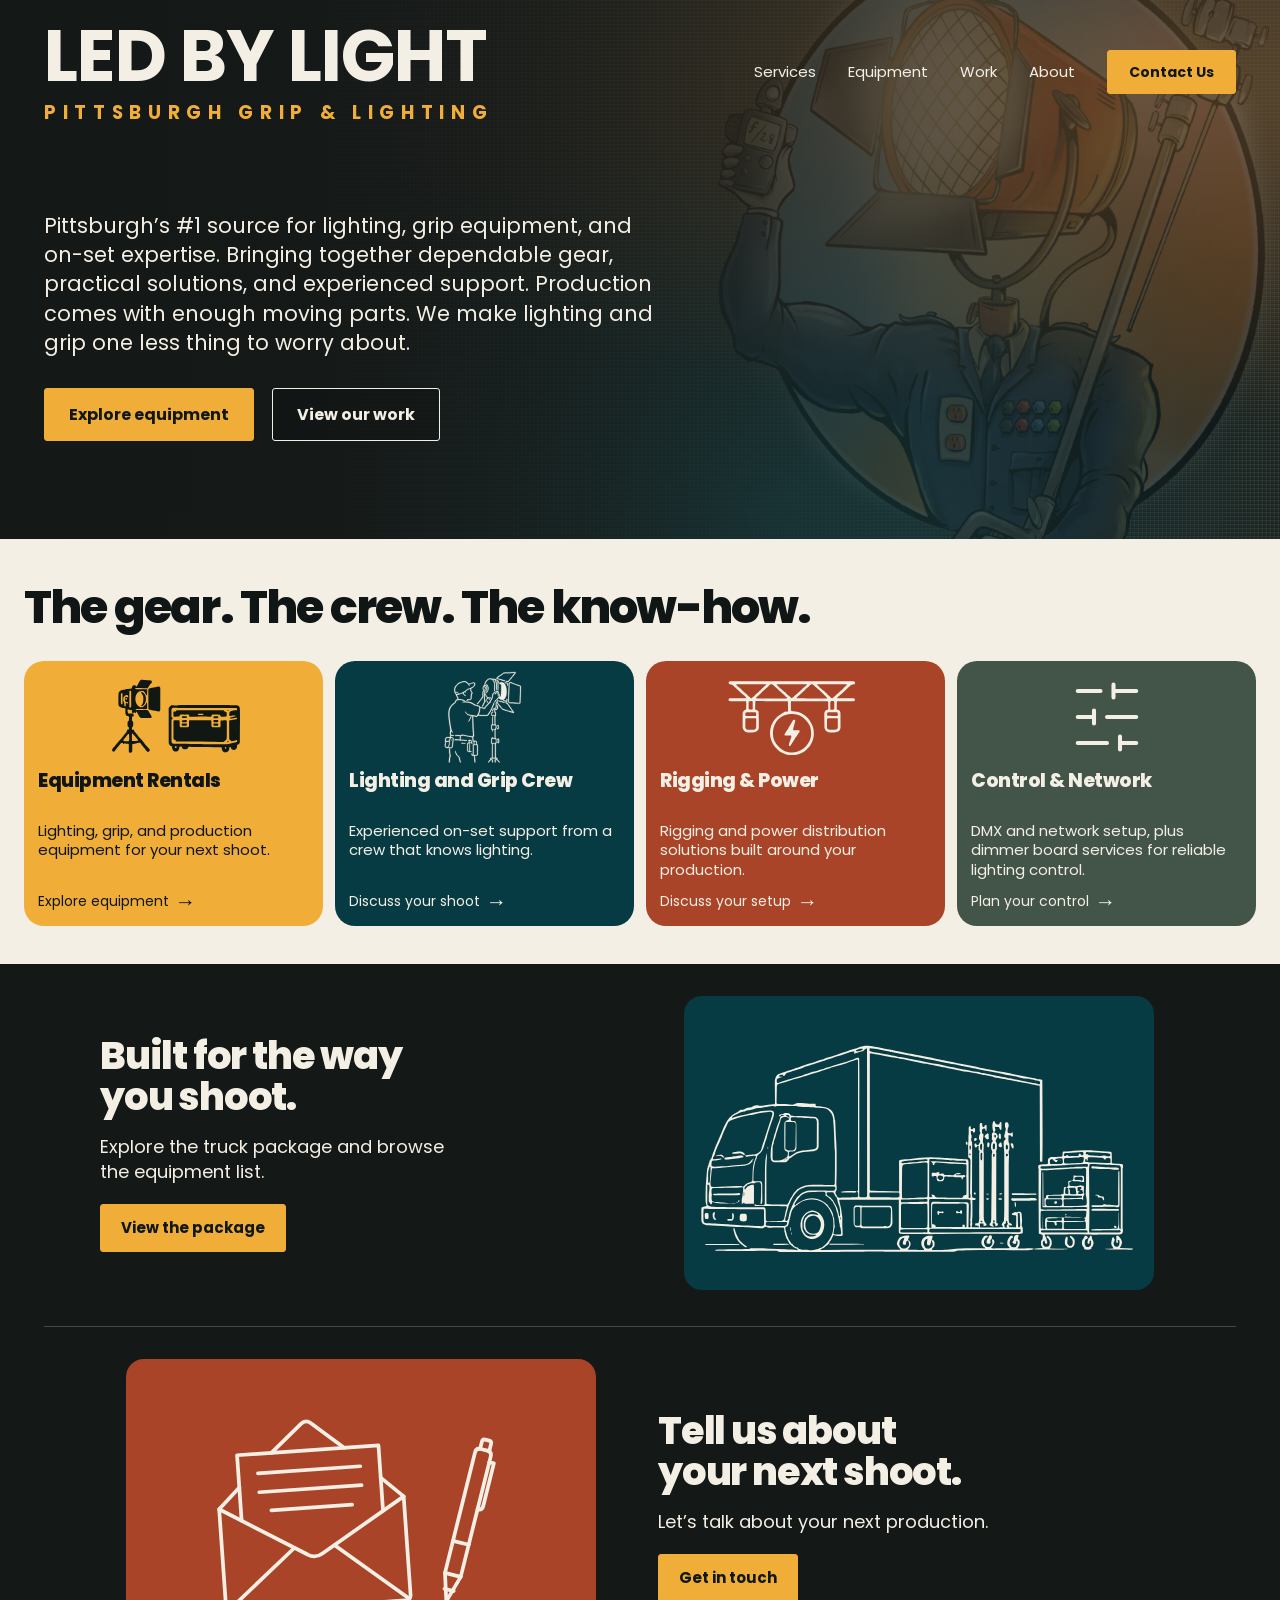
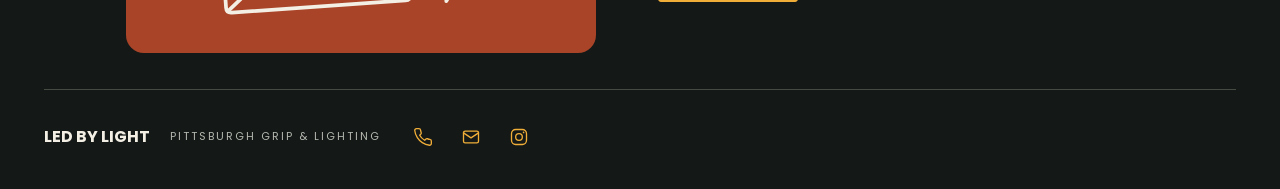
<file: index.html>
<!doctype html>
<html lang="en">
<head>
  <!-- Google Analytics -->
  <script async src="https://www.googletagmanager.com/gtag/js?id=G-F9518B57ME"></script>
  <script>
    window.dataLayer = window.dataLayer || [];
    function gtag(){dataLayer.push(arguments);}
    gtag('js', new Date());
    gtag('config', 'G-F9518B57ME');
  </script>

  <meta charset="utf-8">
  <meta name="viewport" content="width=device-width,initial-scale=1">
  <meta name="description" content="Pittsburgh&#x27;s source for lighting and grip equipment rentals, experienced gaffers, and on-set production support. Dependable gear and stress-free G&amp;E.">
  <meta name="theme-color" content="#141817">
  <title>Led by Light - Lighting and Grip Truck Rental - Pittsburgh Gaffer</title>
  <link rel="canonical" href="https://ledbylight.net/">
  <meta property="og:type" content="website">
  <meta property="og:site_name" content="Led by Light">
  <meta property="og:locale" content="en_US">
  <meta property="og:title" content="Led by Light - Lighting and Grip Truck Rental - Pittsburgh Gaffer">
  <meta property="og:description" content="Pittsburgh&#x27;s source for lighting and grip equipment rentals, experienced gaffers, and on-set production support. Dependable gear and stress-free G&amp;E.">
  <meta property="og:url" content="https://ledbylight.net/">
  <meta property="og:image" content="https://ledbylight.net/assets/hero-logo.png">
  <meta property="og:image:alt" content="Led by Light logo">

  <link rel="icon" href="assets/favicon.svg" type="image/svg+xml">
  <link rel="preload" href="assets/hero-logo.png" as="image">
  <link rel="stylesheet" href="styles.css?v=duo-inner-portrait1">
</head>
<body>
  <a class="skip" href="#main">Skip to content</a>

  <main id="main">

    <!-- Hero: layered background + header + headline -->
    <div class="hero-shell">
      <div class="hero-linen" aria-hidden="true"></div>
      <div class="hero-haze" aria-hidden="true"></div>

      <header class="header wrap">
        <a class="brand" href="/" aria-label="Led by Light home">
          LED BY LIGHT <span class="brand-tag">PITTSBURGH GRIP &amp; LIGHTING</span>
        </a>
        <button class="menu-toggle" aria-expanded="false" aria-controls="navigation">Menu <span aria-hidden="true">☰</span></button>
        <nav id="navigation" aria-label="Main navigation">
          <a href="/services">Services</a>
          <a href="/equipment">Equipment</a>
          <a href="/work">Work</a>
          <a href="/about">About</a>
          <a class="button small" href="/contact">Contact Us</a>
        </nav>
      </header>

      <section class="hero wrap" aria-labelledby="hero-title">
        <div class="hero-copy">
          <p class="intro">
Pittsburgh’s #1 source for lighting, grip equipment, and on-set expertise. Bringing together dependable gear, practical solutions, and experienced support. Production comes with enough moving parts. We make lighting and grip one less thing to worry about.   </p>
          <div class="actions">
            <a class="button" href="/equipment">Explore equipment</a>
            <a class="button outline" href="/work">View our work</a>
          </div>
        </div>
      </section>
    </div>

    <!-- Services -->
    <section class="services" id="services" aria-labelledby="services-title">
      <div class="wrap">
        <h2 id="services-title">The gear. The crew. The know-how.</h2>
        <div class="cards">

          <a class="card equipment" href="/equipment">
            <img class="illustration" src="assets/equipment-transparent.svg" alt="">
            <h3>Equipment Rentals</h3>
            <p>Lighting, grip, and production equipment for your next shoot.</p>
            <span class="card-link">Explore equipment <span aria-hidden="true">→</span></span>
          </a>

          <a class="card gaffer" href="/contact">
            <img class="illustration" src="assets/gaffer-transparent.svg" alt="">
            <h3>Lighting and Grip Crew</h3>
            <p>Experienced on-set support from a crew that knows lighting.</p>
            <span class="card-link">Discuss your shoot <span aria-hidden="true">→</span></span>
          </a>

          <a class="card rigging" href="/contact">
            <img class="illustration" src="assets/rigging-transparent.svg" alt="">
            <h3>Rigging &amp; Power</h3>
            <p>Rigging and power distribution solutions built around your production.</p>
            <span class="card-link">Discuss your setup <span aria-hidden="true">→</span></span>
          </a>

          <a class="card control" href="/contact">
            <div class="control-art" aria-hidden="true">
              <svg xmlns="http://www.w3.org/2000/svg" width="96" height="78" viewBox="0 0 24 24" fill="none" stroke="currentColor" stroke-width="1.25" stroke-linecap="round" stroke-linejoin="round" focusable="false">
                <path d="M21 4h-7M10 4H3M21 12h-9M8 12H3M21 20h-5M12 20H3M14 2v4M8 10v4M16 18v4"/>
              </svg>
            </div>
            <h3>Control &amp; Network</h3>
            <p>DMX and network setup, plus dimmer board services for reliable lighting control.</p>
            <span class="card-link">Plan your control <span aria-hidden="true">→</span></span>
          </a>

        </div>
      </div>
    </section>

    <!-- Truck package -->
    <section class="package wrap" aria-labelledby="package-title">
      <div class="package-copy">
        <h2 id="package-title">Built for the way<br>you shoot.</h2>
        <p>Explore the truck package and browse the equipment list.</p>
        <a class="button" href="/equipment">View the package</a>
      </div>
      <div class="truck-panel">
        <img src="assets/truck-transparent.svg" alt="Truck and equipment carts">
      </div>
    </section>

  </main>

  <footer class="footer wrap">
    <section class="contact-section" aria-labelledby="contact-title">
      <div class="contact-panel">
        <img src="assets/contact-envelope.svg" alt="" width="640" height="400" loading="lazy">
      </div>
      <div class="contact-copy">
        <h2 id="contact-title">Tell us about<br>your next shoot.</h2>
        <p>Let’s talk about your next production.</p>
        <a class="button" href="/contact">Get in touch</a>
      </div>
    </section>
    <div class="footer-bottom">
      <div class="footer-brand-group">
        <a class="brand" href="/">LED BY LIGHT</a>
        <p class="footer-tagline">PITTSBURGH GRIP &amp; LIGHTING</p>
        <div class="footer-icons">
          <a class="footer-contact-icon" href="tel:+14122237418" aria-label="Call Led by Light at 412-223-7418" title="Call 412-223-7418">
            <svg width="24" height="24" viewBox="0 0 24 24" fill="none" stroke="currentColor" stroke-width="1.8" stroke-linecap="round" stroke-linejoin="round" aria-hidden="true" focusable="false">
              <path d="M22 16.9v3a2 2 0 0 1-2.2 2 19.8 19.8 0 0 1-8.6-3.1 19.5 19.5 0 0 1-6-6A19.8 19.8 0 0 1 2.1 4.2 2 2 0 0 1 4.1 2h3a2 2 0 0 1 2 1.7c.1 1 .4 1.9.7 2.8a2 2 0 0 1-.5 2.1L8 9.9a16 16 0 0 0 6 6l1.3-1.3a2 2 0 0 1 2.1-.5c.9.3 1.8.6 2.8.7a2 2 0 0 1 1.8 2.1Z"/>
            </svg>
          </a>
          <a class="footer-contact-icon" href="mailto:jim@ledbylight.net" aria-label="Email Led by Light at jim@ledbylight.net" title="Email jim@ledbylight.net">
            <svg width="24" height="24" viewBox="0 0 24 24" fill="none" stroke="currentColor" stroke-width="1.8" stroke-linecap="round" stroke-linejoin="round" aria-hidden="true" focusable="false">
              <rect x="3" y="5" width="18" height="14" rx="2"/>
              <path d="m3 7 9 6 9-6"/>
            </svg>
          </a>
          <a class="footer-instagram" href="https://www.instagram.com/ledbylight_pgh/" target="_blank" rel="noopener noreferrer" aria-label="Led by Light on Instagram (@ledbylight_pgh)">
            <svg width="24" height="24" viewBox="0 0 24 24" fill="none" stroke="currentColor" stroke-width="1.8" aria-hidden="true" focusable="false">
              <rect x="3" y="3" width="18" height="18" rx="5"/>
              <circle cx="12" cy="12" r="4"/>
              <circle cx="17.5" cy="6.5" r="1" fill="currentColor" stroke="none"/>
            </svg>
          </a>
        </div>
      </div>
    </div>
  </footer>

  <script>
    // Keep the contact card exactly as tall as the existing truck card.
    (() => {
      const truck = document.querySelector('.truck-panel');
      const contact = document.querySelector('.contact-panel');
      if (!truck || !contact) return;
      const matchCardHeight = () => {
        const height = truck.getBoundingClientRect().height;
        if (height > 0) contact.style.setProperty('--contact-panel-height', height + 'px');
      };
      if ('ResizeObserver' in window) new ResizeObserver(matchCardHeight).observe(truck);
      window.addEventListener('resize', matchCardHeight);
      window.addEventListener('load', matchCardHeight);
      matchCardHeight();
    })();
  </script>
  <script src="script.js" defer></script>
</body>
</html>
</file>
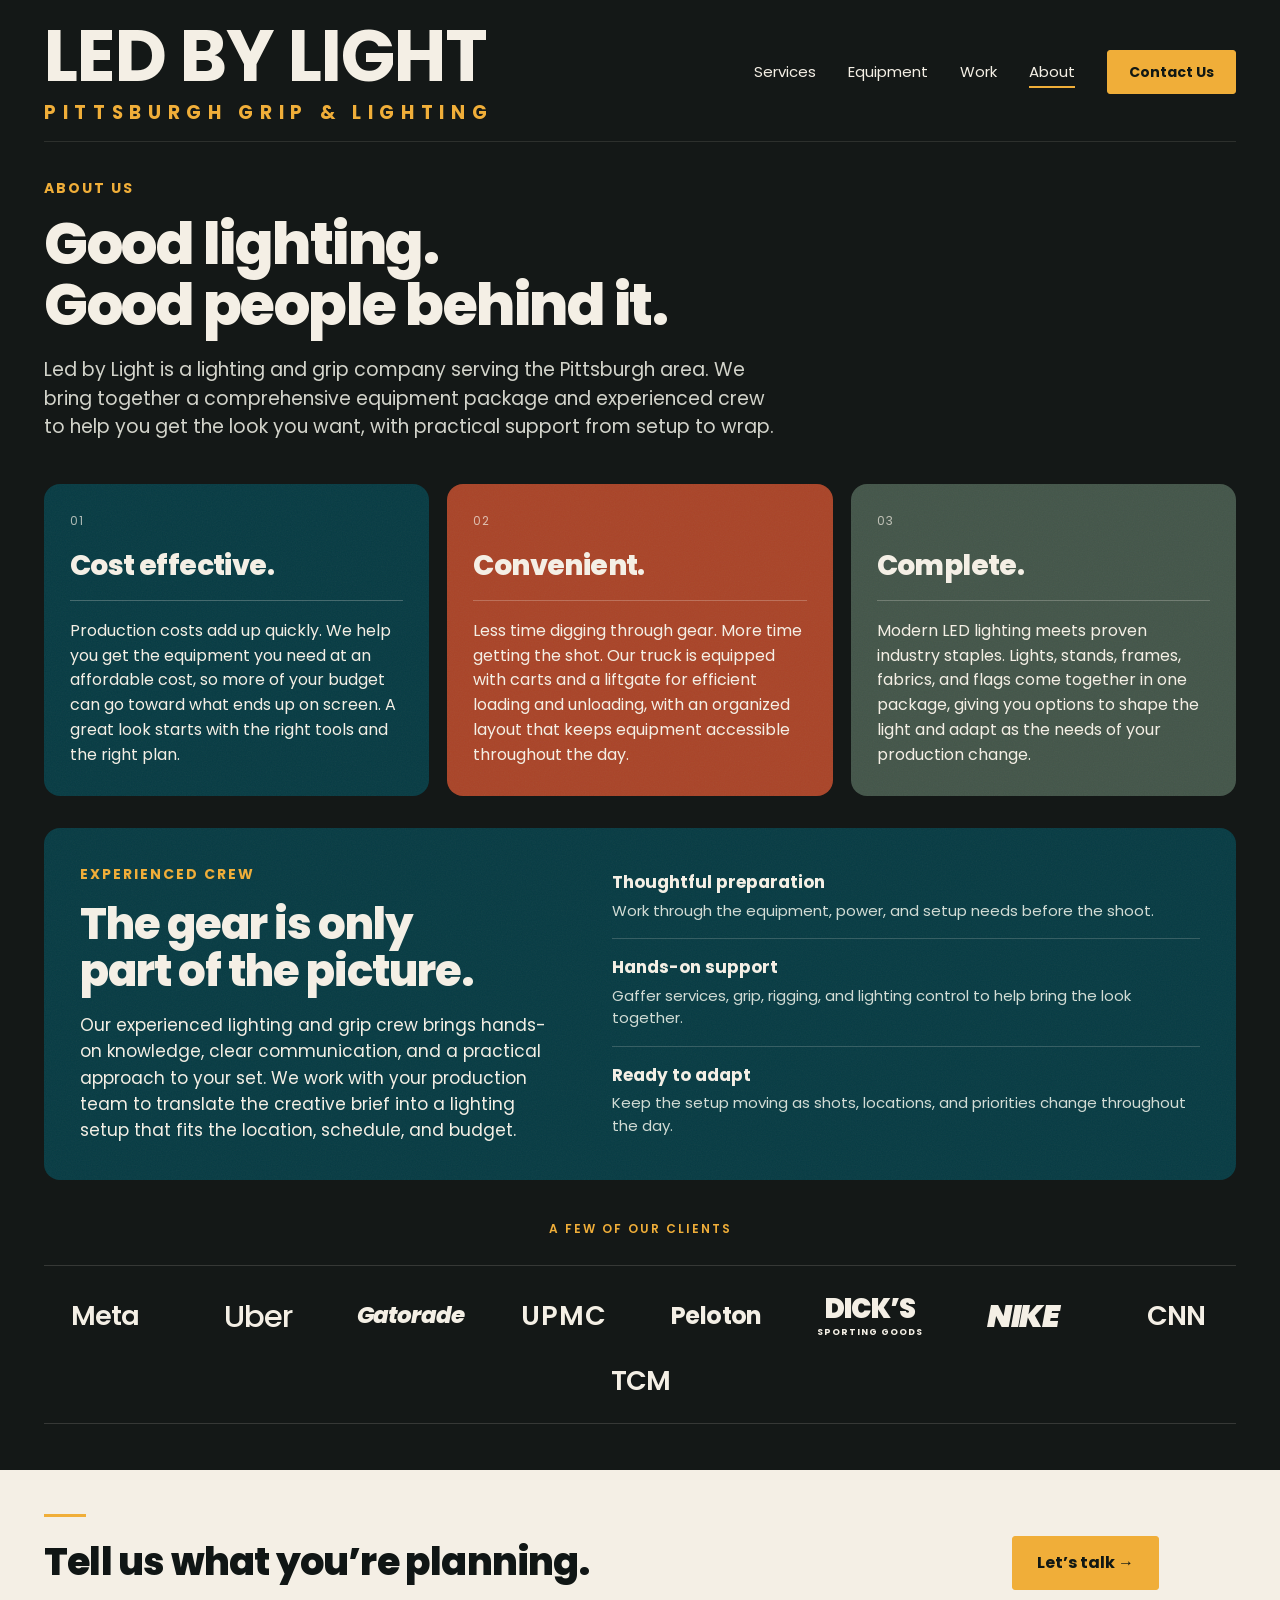
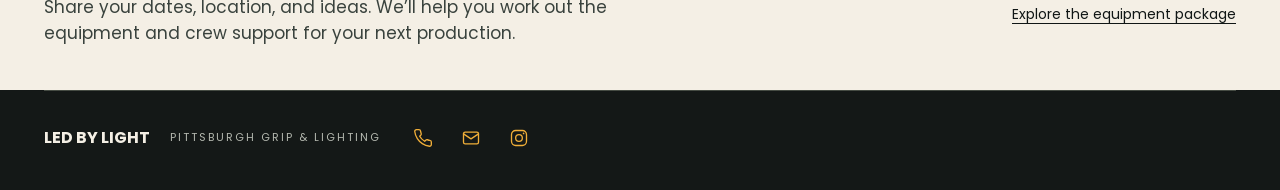
<file: about/index.html>
<!doctype html>
<html lang="en">
<head>
  <!-- Google Analytics -->
  <script async src="https://www.googletagmanager.com/gtag/js?id=G-F9518B57ME"></script>
  <script>
    window.dataLayer = window.dataLayer || [];
    function gtag(){dataLayer.push(arguments);}
    gtag('js', new Date());
    gtag('config', 'G-F9518B57ME');
  </script>

  <meta charset="utf-8">
  <meta name="viewport" content="width=device-width,initial-scale=1">
  <meta name="description" content="Meet Led by Light, your Pittsburgh lighting and grip team. Learn how dependable equipment, experienced crew, and practical support keep productions moving.">
  <meta name="theme-color" content="#141817">
  <title>About Led by Light | Pittsburgh Lighting &amp; Grip Crew</title>
  <link rel="canonical" href="https://ledbylight.net/about/">
  <meta property="og:type" content="website">
  <meta property="og:site_name" content="Led by Light">
  <meta property="og:locale" content="en_US">
  <meta property="og:title" content="About Led by Light | Pittsburgh Lighting &amp; Grip Crew">
  <meta property="og:description" content="Meet Led by Light, your Pittsburgh lighting and grip team. Learn how dependable equipment, experienced crew, and practical support keep productions moving.">
  <meta property="og:url" content="https://ledbylight.net/about/">
  <meta property="og:image" content="https://ledbylight.net/assets/hero-logo.png">
  <meta property="og:image:alt" content="Led by Light logo">
  <link rel="icon" href="../assets/favicon.svg" type="image/svg+xml">
  <link rel="stylesheet" href="../styles.css?v=shared-footer1">
  <script src="../script.js" defer></script>
  <style>
    .about-page{background:var(--charcoal);color:var(--ivory)}
    .about-page .header{position:relative;z-index:10}
    .about-page nav [aria-current="page"]{text-decoration:underline;text-decoration-color:var(--amber);text-decoration-thickness:2px;text-underline-offset:9px}
    .about-intro{border-top:1px solid #f4efe51c;padding-block:36px 42px}
    .about-kicker{margin:0 0 16px;color:var(--amber);font-size:14px;font-weight:700;letter-spacing:2px;text-transform:uppercase}
    .about-intro h1{font-family:'Poppins',Arial,sans-serif;font-size:clamp(36px,4.5vw,62px);line-height:1.06;letter-spacing:-1.5px;margin:0;max-width:900px}
    .about-lead{max-width:730px;font-size:19px;line-height:1.5;margin:20px 0 0;color:#d2d3ca}
    .about-values{display:grid;grid-template-columns:repeat(3,minmax(0,1fr));gap:18px;padding-bottom:32px}
    .about-card,.crew-panel{position:relative;isolation:isolate;overflow:hidden;border-radius:16px}
    .about-card{padding:28px 26px}
    .about-card.teal{background:var(--teal)}
    .about-card.rust{background:var(--rust)}
    .about-card.moss{background:var(--moss)}
    .about-card::before,.crew-panel::before{content:"";position:absolute;inset:0;pointer-events:none;z-index:0;opacity:.055;background-image:url("data:image/svg+xml,%3Csvg xmlns='http://www.w3.org/2000/svg' width='180' height='180'%3E%3Cfilter id='grain'%3E%3CfeTurbulence type='fractalNoise' baseFrequency='.8' numOctaves='3' stitchTiles='stitch'/%3E%3C/filter%3E%3Cpath fill='%23fff' filter='url(%23grain)' d='M0 0h180v180H0z'/%3E%3C/svg%3E")}
    .about-card>*,.crew-panel>*{position:relative;z-index:1}
    .value-number{display:block;font-size:12px;letter-spacing:1px;opacity:.7;margin-bottom:22px}
    .about-card h2{font-family:'Poppins',Arial,sans-serif;font-size:28px;line-height:1.1;letter-spacing:-.6px;margin:0 0 18px;padding-bottom:18px;border-bottom:1px solid #f4efe540}
    .about-card p{font-size:16px;line-height:1.55;margin:0}
    .crew-panel{background:var(--teal);display:grid;grid-template-columns:.9fr 1.1fr;gap:50px;padding:36px;margin-bottom:36px}
    .crew-panel h2{font-family:'Poppins',Arial,sans-serif;font-size:clamp(30px,3.4vw,44px);line-height:1.08;letter-spacing:-1px;margin:0 0 18px}
    .crew-panel p:not(.about-kicker){font-size:17px;line-height:1.55;margin:0;max-width:500px}
    .crew-support{list-style:none;margin:0;padding:0;align-self:center}
    .crew-support li{padding:16px 0;border-top:1px solid #f4efe530}
    .crew-support li:first-child{padding-top:0;border-top:0}
    .crew-support li:last-child{padding-bottom:0}
    .crew-support strong{display:block;font-size:17px;margin-bottom:5px}
    .crew-support span{display:block;font-size:15px;line-height:1.5;color:#d2dcd5}
    .about-clients{padding-block:4px 46px}
    .about-clients h2{margin:0 0 28px;color:var(--amber);font-size:12px;font-weight:600;letter-spacing:2px;text-transform:uppercase;text-align:center}
    .about-client-list{display:flex;flex-wrap:wrap;align-items:center;justify-content:center;gap:28px 32px;list-style:none;margin:0;padding:28px 0;border-top:1px solid #f4efe526;border-bottom:1px solid #f4efe526}
    .about-client-list li{flex:1 1 110px;max-width:160px;text-align:center;font-size:27px;font-weight:600;line-height:1.1;letter-spacing:-1px}
    .about-client-list .client-uber{font-weight:500;font-size:31px}
    .about-client-list .client-gatorade{font-size:23px;font-weight:800;font-style:italic;letter-spacing:-.8px}
    .about-client-list .client-upmc{font-size:27px;font-weight:600;letter-spacing:1px}
    .about-client-list .client-peloton{font-size:24px;font-weight:700;letter-spacing:-.6px}
    .about-client-list .client-dicks{font-size:27px;font-weight:900;letter-spacing:-1px}
    .client-dicks span{display:block;margin-top:4px;font-size:9px;font-weight:700;letter-spacing:1px}
    .about-client-list .client-nike{font-size:32px;font-weight:900;font-style:italic;letter-spacing:-1.5px}
    .about-next{border-top:1px solid var(--line);padding-block:34px 42px;display:flex;align-items:center;justify-content:space-between;gap:36px}
    .about-next h2{font-family:'Poppins',Arial,sans-serif;font-size:clamp(28px,3vw,38px);line-height:1.1;letter-spacing:-.8px;margin:0 0 12px}
    .about-next p{font-size:17px;line-height:1.5;margin:0;color:#d2d3ca;max-width:570px}
    .about-actions{display:flex;flex-direction:column;align-items:flex-start;gap:14px;flex-shrink:0}
    .about-equipment-link{font-size:14px;text-decoration:underline;text-underline-offset:4px}
    .about-equipment-link:hover{color:var(--amber)}
    .about-page .footer-bottom{border-top:0}
    @media(max-width:1000px){.about-values{gap:14px}.about-card{padding:24px 22px}.about-card h2{font-size:25px}.crew-panel{gap:30px;padding:30px}}
    @media(max-width:760px){
      .about-page .header .brand{font-size:26px}
      .about-intro{padding-block:26px 32px}
      .about-intro h1{font-size:clamp(34px,8vw,46px);letter-spacing:-1px}
      .about-lead{font-size:17px}
      .about-values{grid-template-columns:1fr;gap:16px;padding-bottom:24px}
      .value-number{margin-bottom:14px}
      .about-card h2{font-size:27px;margin-bottom:14px;padding-bottom:14px}
      .crew-panel{grid-template-columns:1fr;padding:26px 22px;gap:28px;margin-bottom:28px}
      .crew-panel p:not(.about-kicker){font-size:16px}
      .about-next{flex-direction:column;align-items:flex-start;gap:24px;padding-block:28px 34px}
    }
  </style>
<link rel="stylesheet" href="../bottom-sections.css?v=poppins1">
</head>
<body class="about-page">
  <a class="skip" href="#main">Skip to content</a>
  <header class="header wrap">
    <a class="brand" href="/" aria-label="Led by Light home">LED BY LIGHT <span class="brand-tag">PITTSBURGH GRIP &amp; LIGHTING</span></a>
    <button class="menu-toggle" aria-expanded="false" aria-controls="navigation">Menu <span aria-hidden="true">☰</span></button>
    <nav id="navigation" aria-label="Main navigation"><a href="/services">Services</a><a href="/equipment">Equipment</a><a href="/work">Work</a><a href="/about" aria-current="page">About</a><a class="button small" href="/contact">Contact Us</a></nav>
  </header>
  <main id="main">
    <section class="about-intro wrap" aria-labelledby="about-title">
      <p class="about-kicker">About us</p>
      <h1 id="about-title">Good lighting.<br>Good people behind it.</h1>
      <p class="about-lead">Led by Light is a lighting and grip company serving the Pittsburgh area. We bring together a comprehensive equipment package and experienced crew to help you get the look you want, with practical support from setup to wrap.</p>
    </section>
    <section class="about-values wrap" aria-label="How we support your production">
      <article class="about-card teal"><span class="value-number" aria-hidden="true">01</span><h2>Cost effective.</h2><p>Production costs add up quickly. We help you get the equipment you need at an affordable cost, so more of your budget can go toward what ends up on screen. A great look starts with the right tools and the right plan.</p></article>
      <article class="about-card rust"><span class="value-number" aria-hidden="true">02</span><h2>Convenient.</h2><p>Less time digging through gear. More time getting the shot. Our truck is equipped with carts and a liftgate for efficient loading and unloading, with an organized layout that keeps equipment accessible throughout the day.</p></article>
      <article class="about-card moss"><span class="value-number" aria-hidden="true">03</span><h2>Complete.</h2><p>Modern LED lighting meets proven industry staples. Lights, stands, frames, fabrics, and flags come together in one package, giving you options to shape the light and adapt as the needs of your production change.</p></article>
    </section>
    <section class="crew-panel wrap" aria-labelledby="crew-title">
      <div><p class="about-kicker">Experienced crew</p><h2 id="crew-title">The gear is only<br>part of the picture.</h2><p>Our experienced lighting and grip crew brings hands-on knowledge, clear communication, and a practical approach to your set. We work with your production team to translate the creative brief into a lighting setup that fits the location, schedule, and budget.</p></div>
      <ul class="crew-support">
        <li><strong>Thoughtful preparation</strong><span>Work through the equipment, power, and setup needs before the shoot.</span></li>
        <li><strong>Hands-on support</strong><span>Gaffer services, grip, rigging, and lighting control to help bring the look together.</span></li>
        <li><strong>Ready to adapt</strong><span>Keep the setup moving as shots, locations, and priorities change throughout the day.</span></li>
      </ul>
    </section>
    <section class="about-clients wrap" aria-labelledby="clients-title">
      <h2 id="clients-title">A few of our clients</h2>
      <ul class="about-client-list">
        <li>Meta</li>
        <li class="client-uber">Uber</li>
        <li class="client-gatorade">Gatorade</li>
        <li class="client-upmc">UPMC</li>
        <li class="client-peloton">Peloton</li>
        <li class="client-dicks">DICK’S <span>SPORTING GOODS</span></li>
        <li class="client-nike">NIKE</li>
        <li>CNN</li>
        <li>TCM</li>
      </ul>
    </section>
    <section class="about-next wrap site-bottom" aria-labelledby="about-next-title">
      <div><h2 id="about-next-title">Tell us what you’re planning.</h2><p>Share your dates, location, and ideas. We’ll help you work out the equipment and crew support for your next production.</p></div>
      <div class="about-actions"><a class="button" href="/contact">Let’s talk <span aria-hidden="true">&nbsp;→</span></a><a class="about-equipment-link" href="/equipment">Explore the equipment package</a></div>
    </section>
  </main>
  <footer class="footer wrap">
    <div class="footer-bottom">
      <div class="footer-brand-group">
        <a class="brand" href="/">LED BY LIGHT</a>
        <p class="footer-tagline">PITTSBURGH GRIP &amp; LIGHTING</p>
        <div class="footer-icons">
          <a class="footer-contact-icon" href="tel:+14122237418" aria-label="Call Led by Light at 412-223-7418" title="Call 412-223-7418">
            <svg width="24" height="24" viewBox="0 0 24 24" fill="none" stroke="currentColor" stroke-width="1.8" stroke-linecap="round" stroke-linejoin="round" aria-hidden="true" focusable="false">
              <path d="M22 16.9v3a2 2 0 0 1-2.2 2 19.8 19.8 0 0 1-8.6-3.1 19.5 19.5 0 0 1-6-6A19.8 19.8 0 0 1 2.1 4.2 2 2 0 0 1 4.1 2h3a2 2 0 0 1 2 1.7c.1 1 .4 1.9.7 2.8a2 2 0 0 1-.5 2.1L8 9.9a16 16 0 0 0 6 6l1.3-1.3a2 2 0 0 1 2.1-.5c.9.3 1.8.6 2.8.7a2 2 0 0 1 1.8 2.1Z"/>
            </svg>
          </a>
          <a class="footer-contact-icon" href="mailto:jim@ledbylight.net" aria-label="Email Led by Light at jim@ledbylight.net" title="Email jim@ledbylight.net">
            <svg width="24" height="24" viewBox="0 0 24 24" fill="none" stroke="currentColor" stroke-width="1.8" stroke-linecap="round" stroke-linejoin="round" aria-hidden="true" focusable="false">
              <rect x="3" y="5" width="18" height="14" rx="2"/>
              <path d="m3 7 9 6 9-6"/>
            </svg>
          </a>
          <a class="footer-instagram" href="https://www.instagram.com/ledbylight_pgh/" target="_blank" rel="noopener noreferrer" aria-label="Led by Light on Instagram (@ledbylight_pgh)">
            <svg width="24" height="24" viewBox="0 0 24 24" fill="none" stroke="currentColor" stroke-width="1.8" aria-hidden="true" focusable="false">
              <rect x="3" y="3" width="18" height="18" rx="5"/>
              <circle cx="12" cy="12" r="4"/>
              <circle cx="17.5" cy="6.5" r="1" fill="currentColor" stroke="none"/>
            </svg>
          </a>
        </div>
      </div>
    </div>
  </footer>
</body>
</html>
</file>
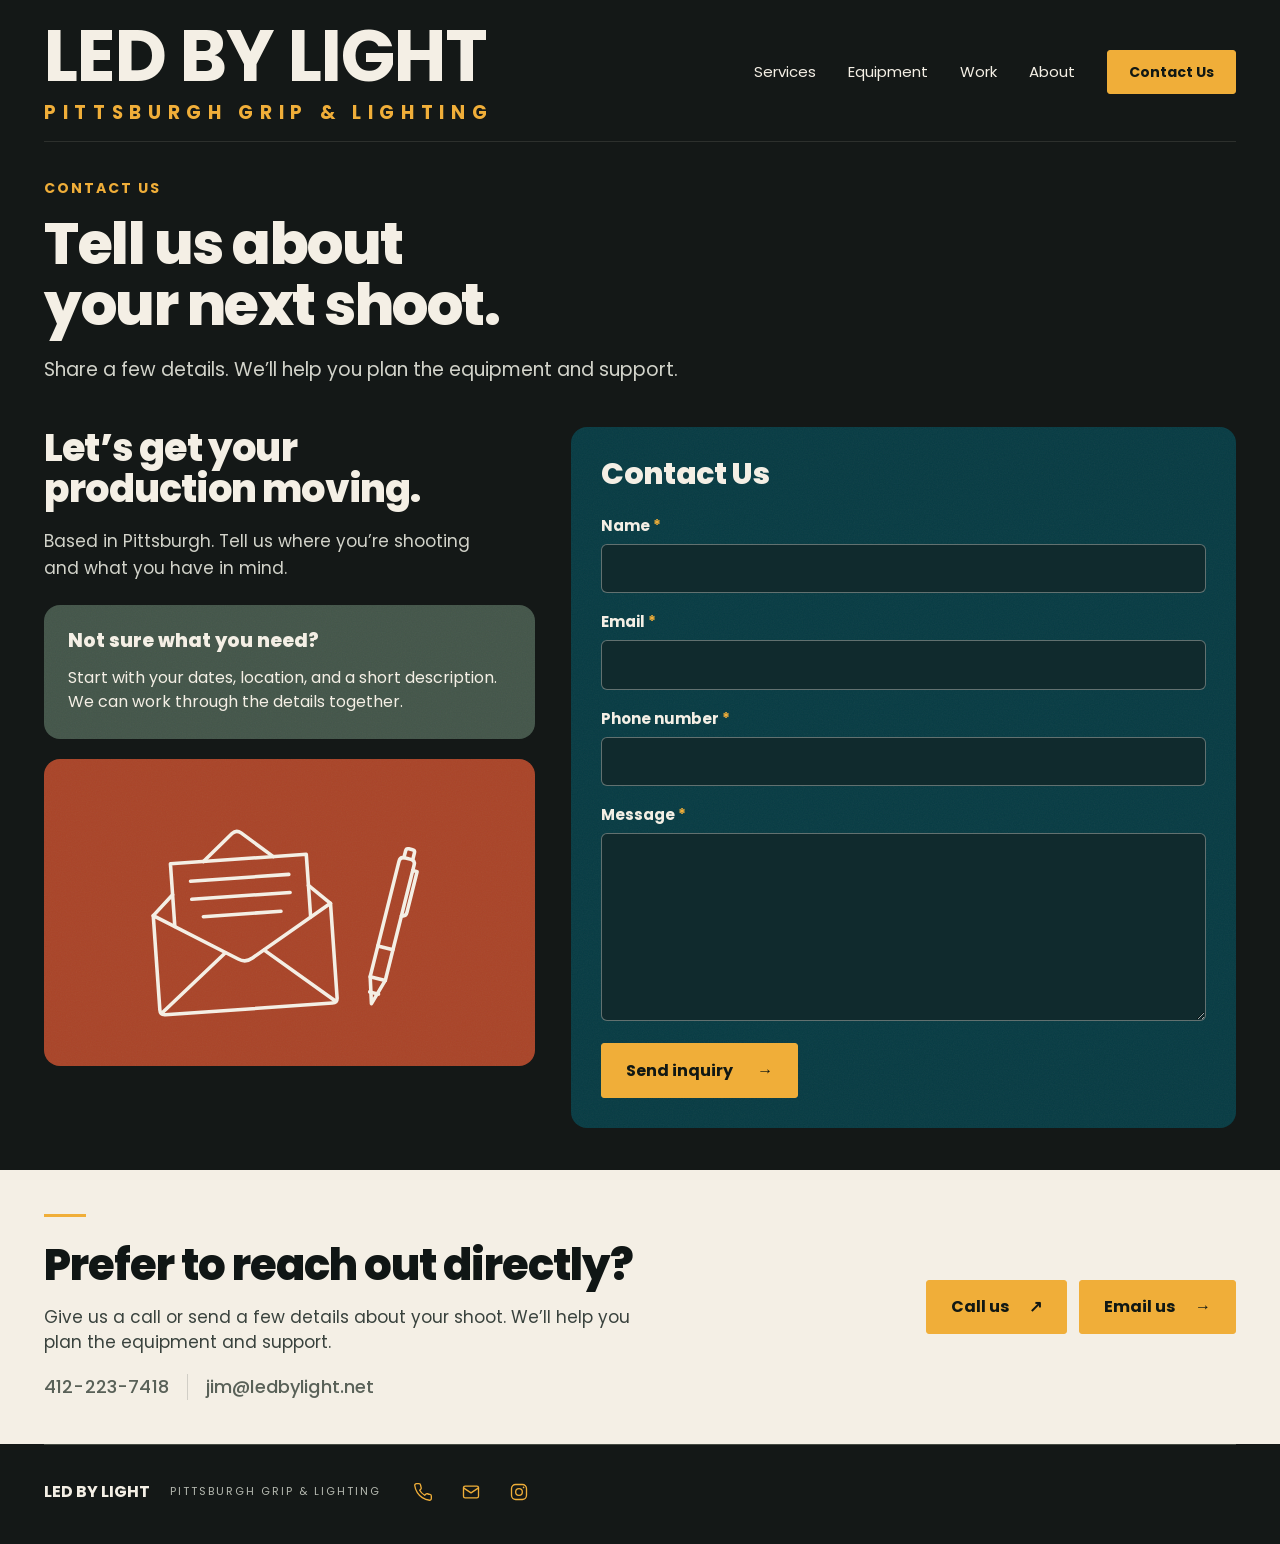
<file: contact/index.html>
<!doctype html>
<html lang="en">
<head>
  <!-- Google Analytics -->
  <script async src="https://www.googletagmanager.com/gtag/js?id=G-F9518B57ME"></script>
  <script>
    window.dataLayer = window.dataLayer || [];
    function gtag(){dataLayer.push(arguments);}
    gtag('js', new Date());
    gtag('config', 'G-F9518B57ME');
  </script>

  <meta charset="utf-8">
  <meta name="viewport" content="width=device-width,initial-scale=1">
  <meta name="description" content="Planning a shoot in Pittsburgh? Contact Led by Light about lighting and grip rentals, gaffer services, and on-set support. Share your dates and gear needs.">
  <meta name="theme-color" content="#141817">
  <title>Contact Led by Light | Pittsburgh Lighting &amp; Grip Rentals</title>
  <link rel="canonical" href="https://ledbylight.net/contact/">
  <meta property="og:type" content="website">
  <meta property="og:site_name" content="Led by Light">
  <meta property="og:locale" content="en_US">
  <meta property="og:title" content="Contact Led by Light | Pittsburgh Lighting &amp; Grip Rentals">
  <meta property="og:description" content="Planning a shoot in Pittsburgh? Contact Led by Light about lighting and grip rentals, gaffer services, and on-set support. Share your dates and gear needs.">
  <meta property="og:url" content="https://ledbylight.net/contact/">
  <meta property="og:image" content="https://ledbylight.net/assets/hero-logo.png">
  <meta property="og:image:alt" content="Led by Light logo">
  <link rel="icon" href="../assets/favicon.svg" type="image/svg+xml">
  <link rel="preload" href="../assets/hero-logo.png" as="image">
  <link rel="stylesheet" href="../styles.css?v=shared-footer1">
  <link rel="stylesheet" href="contact.css?v=direct-contact4">
  <script src="../script.js" defer></script>
  <script src="contact.js?v=3" defer></script>
<link rel="stylesheet" href="../bottom-sections.css?v=poppins1">
</head>
<body class="contact-page">
  <a class="skip" href="#main">Skip to content</a>
  <div class="hero-shell">
    <div class="hero-linen" aria-hidden="true"></div>
    <div class="hero-haze" aria-hidden="true"></div>
    <header class="header wrap">
      <a class="brand" href="../" aria-label="Led by Light home">LED BY LIGHT <span class="brand-tag">PITTSBURGH GRIP &amp; LIGHTING</span></a>
      <button class="menu-toggle" aria-expanded="false" aria-controls="navigation">Menu <span aria-hidden="true">☰</span></button>
      <nav id="navigation" aria-label="Main navigation">
        <a href="/services">Services</a>
        <a href="../equipment">Equipment</a>
        <a href="../work">Work</a>
        <a href="../about">About</a>
        <a class="button small" href="#inquiry" aria-current="page">Contact Us</a>
      </nav>
    </header>
    <section class="hero wrap" aria-labelledby="contact-title">
      <div class="hero-copy">
        <p class="eyebrow">Contact Us</p>
        <h1 id="contact-title">Tell us about<br>your next shoot.</h1>
        <p class="intro">Share a few details. We’ll help you plan the equipment and support.</p>
      </div>
    </section>
  </div>
  <main id="main" class="inquiry-section">
    <div class="inquiry-grid wrap">
      <aside class="inquiry-intro" aria-labelledby="production-title">
        <h2 id="production-title">Let’s get your<br>production moving.</h2>
        <p>Based in Pittsburgh. Tell us where you’re shooting and what you have in mind.</p>
        <div class="inquiry-help">
          <h3>Not sure what you need?</h3>
          <p>Start with your dates, location, and a short description. We can work through the details together.</p>
        </div>
        <div class="contact-panel inquiry-art">
          <img src="../assets/contact-envelope.svg" width="640" height="400" alt="An open envelope with a letter and pen">
        </div>
      </aside>
      <section class="inquiry-form-column" aria-labelledby="form-title">
        <h2 id="form-title">Contact Us</h2>
        <form id="inquiry" action="https://formspree.io/f/xvkkqnwj" method="post">
          <input type="hidden" name="_subject" value="New Led by Light website inquiry">
          <div class="field"><label for="name">Name <span aria-hidden="true">*</span></label><input id="name" name="name" autocomplete="name" required maxlength="160"></div>
          <div class="field"><label for="email">Email <span aria-hidden="true">*</span></label><input id="email" name="email" type="email" autocomplete="email" required maxlength="254"></div>
          <div class="field"><label for="phone">Phone number <span aria-hidden="true">*</span></label><input id="phone" name="phone" type="tel" autocomplete="tel" required maxlength="60"></div>
          <div class="field"><label for="message">Message <span aria-hidden="true">*</span></label><textarea id="message" name="message" rows="7" required maxlength="10000"></textarea></div>
          <button class="button send-inquiry" type="submit">Send inquiry <span aria-hidden="true">→</span></button>
          <p id="form-status" class="form-status" role="status" aria-live="polite"></p>
          <noscript><p>After sending, Formspree will display your submission confirmation.</p></noscript>
        </form>
      </section>
    </div>
  </main>
  <section class="contact-next wrap site-bottom" aria-labelledby="contact-next-title">
    <div><h2 id="contact-next-title">Prefer to reach out directly?</h2><p>Give us a call or send a few details about your shoot. We’ll help you plan the equipment and support.</p>
      <div class="direct-contact-details">
        <a class="direct-contact-value" href="tel:+14122237418">412-223-7418</a>
        <a class="direct-contact-value" href="mailto:jim@ledbylight.net">jim@ledbylight.net</a>
      </div>
    </div>
    <div class="direct-contact-actions">
      <a class="button" href="tel:+14122237418">Call us <span aria-hidden="true">↗</span></a>
      <a class="button" href="mailto:jim@ledbylight.net">Email us <span aria-hidden="true">→</span></a>
    </div>
  </section>
  <footer class="footer wrap">
    <div class="footer-bottom">
      <div class="footer-brand-group">
        <a class="brand" href="/">LED BY LIGHT</a>
        <p class="footer-tagline">PITTSBURGH GRIP &amp; LIGHTING</p>
        <div class="footer-icons">
          <a class="footer-contact-icon" href="tel:+14122237418" aria-label="Call Led by Light at 412-223-7418" title="Call 412-223-7418">
            <svg width="24" height="24" viewBox="0 0 24 24" fill="none" stroke="currentColor" stroke-width="1.8" stroke-linecap="round" stroke-linejoin="round" aria-hidden="true" focusable="false">
              <path d="M22 16.9v3a2 2 0 0 1-2.2 2 19.8 19.8 0 0 1-8.6-3.1 19.5 19.5 0 0 1-6-6A19.8 19.8 0 0 1 2.1 4.2 2 2 0 0 1 4.1 2h3a2 2 0 0 1 2 1.7c.1 1 .4 1.9.7 2.8a2 2 0 0 1-.5 2.1L8 9.9a16 16 0 0 0 6 6l1.3-1.3a2 2 0 0 1 2.1-.5c.9.3 1.8.6 2.8.7a2 2 0 0 1 1.8 2.1Z"/>
            </svg>
          </a>
          <a class="footer-contact-icon" href="mailto:jim@ledbylight.net" aria-label="Email Led by Light at jim@ledbylight.net" title="Email jim@ledbylight.net">
            <svg width="24" height="24" viewBox="0 0 24 24" fill="none" stroke="currentColor" stroke-width="1.8" stroke-linecap="round" stroke-linejoin="round" aria-hidden="true" focusable="false">
              <rect x="3" y="5" width="18" height="14" rx="2"/>
              <path d="m3 7 9 6 9-6"/>
            </svg>
          </a>
          <a class="footer-instagram" href="https://www.instagram.com/ledbylight_pgh/" target="_blank" rel="noopener noreferrer" aria-label="Led by Light on Instagram (@ledbylight_pgh)">
            <svg width="24" height="24" viewBox="0 0 24 24" fill="none" stroke="currentColor" stroke-width="1.8" aria-hidden="true" focusable="false">
              <rect x="3" y="3" width="18" height="18" rx="5"/>
              <circle cx="12" cy="12" r="4"/>
              <circle cx="17.5" cy="6.5" r="1" fill="currentColor" stroke="none"/>
            </svg>
          </a>
        </div>
      </div>
    </div>
  </footer>
</body>
</html>
</file>
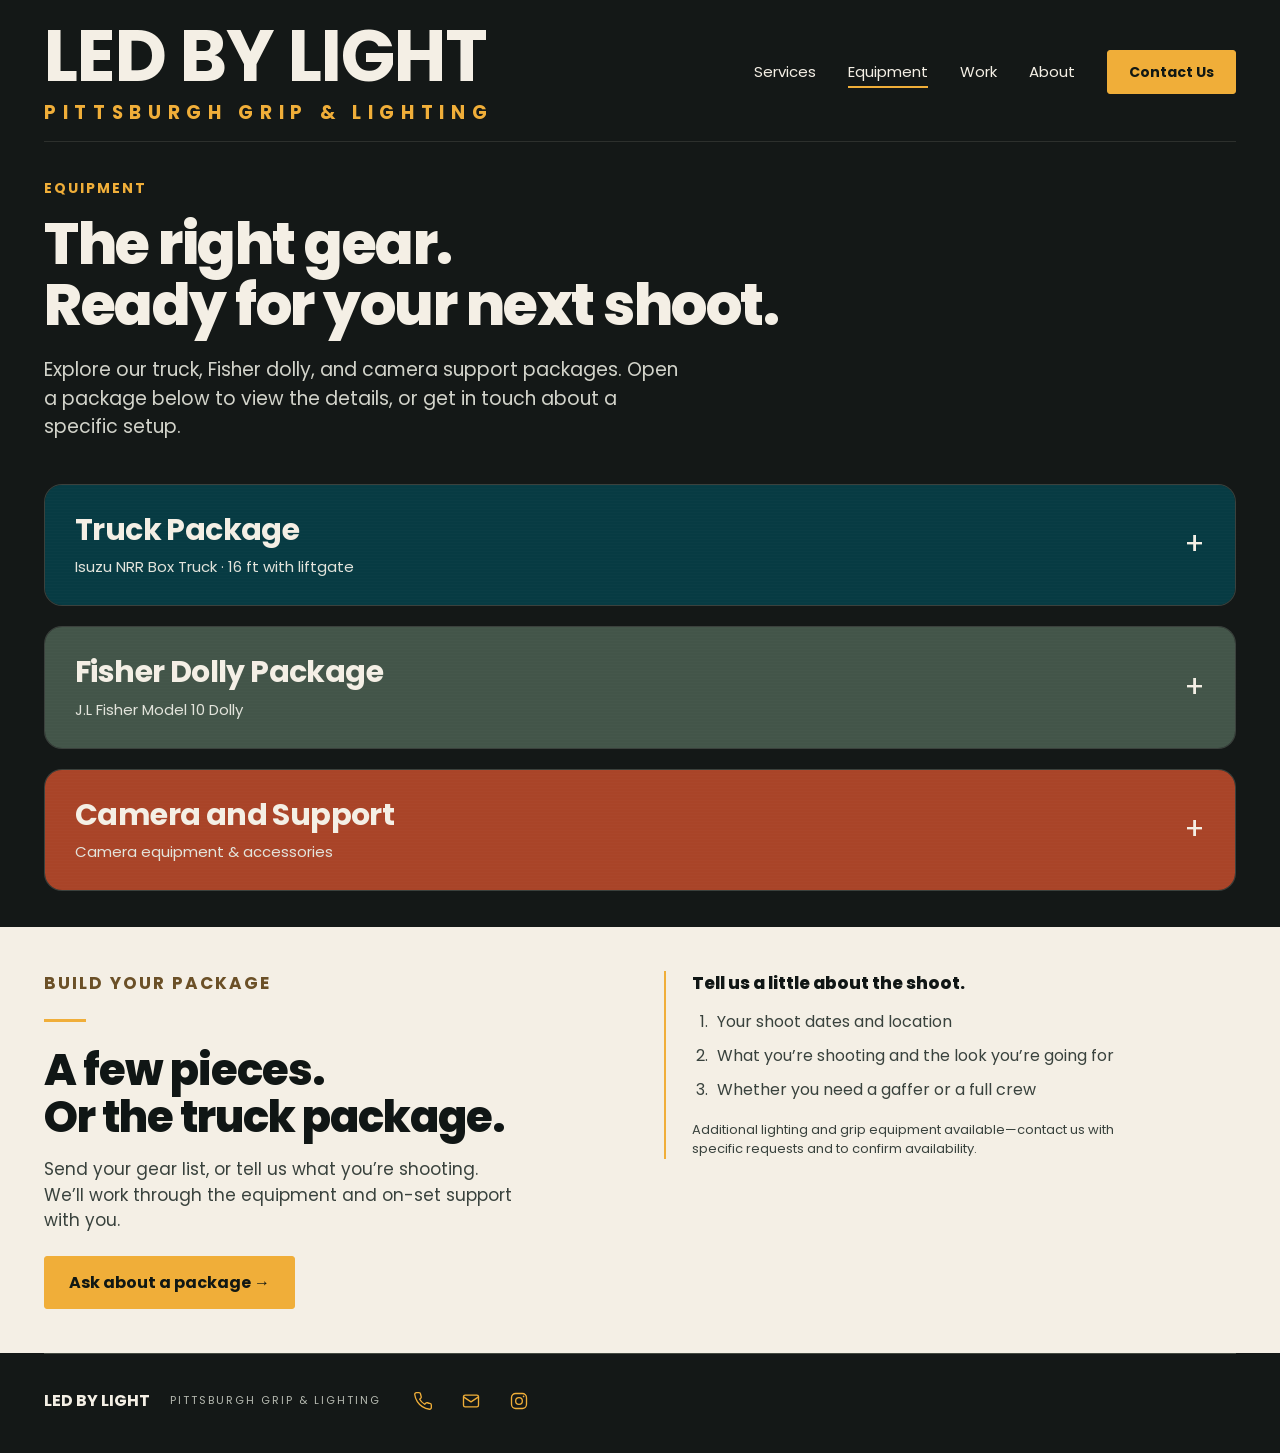
<file: equipment/index.html>
<!doctype html>
<html lang="en">
<head>
  <!-- Google Analytics -->
  <script async src="https://www.googletagmanager.com/gtag/js?id=G-F9518B57ME"></script>
  <script>
    window.dataLayer = window.dataLayer || [];
    function gtag(){dataLayer.push(arguments);}
    gtag('js', new Date());
    gtag('config', 'G-F9518B57ME');
  </script>

  <meta charset="utf-8">
  <meta name="viewport" content="width=device-width,initial-scale=1">
  <meta name="description" content="Explore lighting, grip, power, and control equipment rentals from Led by Light. Build a dependable gear package for your next Pittsburgh production.">
  <meta name="theme-color" content="#141817">
  <title>Lighting &amp; Grip Equipment Rental in Pittsburgh | Led by Light</title>
  <link rel="canonical" href="https://ledbylight.net/equipment/">
  <meta property="og:type" content="website">
  <meta property="og:site_name" content="Led by Light">
  <meta property="og:locale" content="en_US">
  <meta property="og:title" content="Lighting &amp; Grip Equipment Rental in Pittsburgh | Led by Light">
  <meta property="og:description" content="Explore lighting, grip, power, and control equipment rentals from Led by Light. Build a dependable gear package for your next Pittsburgh production.">
  <meta property="og:url" content="https://ledbylight.net/equipment/">
  <meta property="og:image" content="https://ledbylight.net/assets/hero-logo.png">
  <meta property="og:image:alt" content="Led by Light logo">
  <link rel="icon" href="../assets/favicon.svg" type="image/svg+xml">
  <link rel="stylesheet" href="../styles.css?v=shared-footer1">
  <script src="../script.js" defer></script>
  <style>
    .equipment-page{background:var(--charcoal);color:var(--ivory)}
    .equipment-page .header{position:relative;z-index:10}
    .equipment-page nav [aria-current="page"]{text-decoration:underline;text-decoration-color:var(--amber);text-decoration-thickness:2px;text-underline-offset:9px}
    .equipment-intro{border-top:1px solid #f4efe51c;padding-block:36px 42px}
    .equipment-eyebrow{margin:0 0 16px;color:var(--amber);font-size:14px;font-weight:700;letter-spacing:2px;text-transform:uppercase}
    .equipment-intro h1{font-family:'Poppins',Arial,sans-serif;font-size:clamp(36px,4.5vw,62px);line-height:1.06;letter-spacing:-1.5px;margin:0;max-width:900px}
    .equipment-lead{max-width:640px;font-size:19px;line-height:1.5;margin:20px 0 0;color:#d2d3ca}
    .equipment-grid{display:grid;grid-template-columns:repeat(2,minmax(0,1fr));gap:20px;padding-bottom:44px}
    .equipment-group{border-radius:18px;padding:28px 30px;min-width:0}
    .equipment-group.lighting{background:var(--amber);color:var(--text)}
    .equipment-group.grip{background:var(--teal);color:var(--ivory)}
    .equipment-group.power{background:var(--rust);color:var(--ivory)}
    .equipment-group.data{background:var(--moss);color:var(--ivory)}
    .equipment-group .group-top{display:flex;align-items:baseline;justify-content:space-between;gap:16px;border-bottom:1px solid currentColor;padding-bottom:18px;margin-bottom:18px}
    .equipment-group h2{font-family:'Poppins',Arial,sans-serif;font-size:30px;line-height:1.1;letter-spacing:-.7px;margin:0}
    .group-number{font-size:12px;letter-spacing:1px;opacity:.7}
    .equipment-group p{font-size:16px;line-height:1.5;margin:0 0 20px;max-width:450px}
    .equipment-group ul{list-style:none;margin:0;padding:0}
    .equipment-group li{padding:10px 0;border-top:1px solid #f4efe52b;font-size:16px;line-height:1.35}
    .equipment-group.lighting li{border-color:#14181725}
    .equipment-group li:first-child{border-top:0;padding-top:0}
    .package-request{border-top:1px solid var(--line);padding-block:38px 44px;display:grid;grid-template-columns:1fr 1fr;gap:48px;align-items:start}
    .package-request h2{font-family:'Poppins',Arial,sans-serif;font-size:clamp(30px,3.4vw,44px);line-height:1.1;letter-spacing:-1px;margin:0 0 16px}
    .package-request p{font-size:17px;line-height:1.5;max-width:470px;margin:0 0 22px;color:#d2d3ca}
    .request-details{border-left:2px solid var(--amber);padding-left:26px}
    .request-details h3{font-size:17px;margin:0 0 14px}
    .request-details ol{padding-left:20px;margin:0;color:#d2d3ca;font-size:16px;line-height:1.5}
    .request-details li{padding-left:5px;margin-bottom:10px}
    .request-details .availability{font-size:13px;margin:18px 0 0;line-height:1.5;color:#aeb5aa}
    .equipment-page .footer-bottom{border-top:0}
    @media(max-width:760px){
      .equipment-page .header .brand{font-size:26px}
      .equipment-intro{padding-block:26px 32px}
      .equipment-intro h1{font-size:clamp(34px,8vw,46px);letter-spacing:-1px}
      .equipment-lead{font-size:17px}
      .equipment-grid{gap:16px;padding-bottom:30px}
      .equipment-group{padding:23px 22px}
      .equipment-group h2{font-size:26px}
      .equipment-group p,.equipment-group li{font-size:15px}
      .package-request{gap:28px;padding-block:30px 34px}
    }
    @media(max-width:600px){
      .equipment-grid,.package-request{grid-template-columns:1fr}
      .equipment-group .group-top{padding-bottom:14px;margin-bottom:14px}
      .request-details{padding-left:20px}
    }

    .truck-rate{display:flex;align-items:center;justify-content:space-between;gap:24px;padding-block:26px;border-top:1px solid var(--line);border-bottom:1px solid var(--line);margin-bottom:32px}
    .truck-rate .equipment-eyebrow{margin-bottom:9px}
    .truck-rate h2{font-size:23px;line-height:1.25;margin:0;letter-spacing:-.4px}
    .day-rate{font-size:34px;font-weight:700;color:var(--amber);white-space:nowrap;margin:0}
    .day-rate span{font-size:16px;font-weight:400;color:var(--ivory)}
    .inventory-heading{display:flex;justify-content:space-between;gap:20px;align-items:baseline;margin-bottom:18px}
    .inventory-heading h2{font-size:23px;margin:0}
    .inventory-heading p{font-size:14px;color:#bfc6ba;margin:0}
    .inventory-grid{align-items:start;gap:16px}
    .inventory-group{border-radius:14px;overflow:hidden;min-width:0}
    .inventory-group summary{display:flex;justify-content:space-between;align-items:center;gap:16px;padding:22px 26px;cursor:pointer;font-weight:700;font-size:23px;line-height:1.2;list-style:none}
    .inventory-group summary::-webkit-details-marker{display:none}
    .inventory-toggle::after{content:'+';font-size:26px;font-weight:400}
    .inventory-group[open] .inventory-toggle::after{content:'−'}
    .inventory-group summary:focus-visible{outline:3px solid currentColor;outline-offset:-6px;border-radius:14px}
    .inventory-items{padding:0 26px 24px;font-size:16px;line-height:1.5;overflow-wrap:anywhere}
    .inventory-items>p{margin:0;padding:10px 0;border-top:1px solid #f4efe533}
    .inventory-items ul{padding-left:23px;margin:0 0 16px}
    .inventory-items li{margin:4px 0}
    .inventory-items li p{margin:0}
    @media(max-width:760px){.truck-rate h2{font-size:20px}.day-rate{font-size:29px}.inventory-heading{display:block}.inventory-heading p{margin-top:8px}.inventory-group summary{padding:19px 20px;font-size:21px}.inventory-items{padding:0 20px 20px;font-size:15px}}
    @media(max-width:600px){.truck-rate{align-items:flex-start;flex-direction:column;gap:16px}.inventory-grid{grid-template-columns:1fr}}

    /* Independent stacks; mobile retains the original category order. */
    .inventory-column{display:flex;flex-direction:column;gap:16px;min-width:0}
    .inventory-group{position:relative;isolation:isolate;color:var(--ivory)}
    .inventory-group.teal{background-color:var(--teal)}
    .inventory-group.rust{background-color:var(--rust)}
    .inventory-group.moss{background-color:var(--moss)}
    .inventory-group::before{
      content:"";position:absolute;inset:0;pointer-events:none;z-index:0;
      opacity:.055;
      background-image:url("data:image/svg+xml,%3Csvg xmlns='http://www.w3.org/2000/svg' width='180' height='180'%3E%3Cfilter id='grain'%3E%3CfeTurbulence type='fractalNoise' baseFrequency='.8' numOctaves='3' stitchTiles='stitch'/%3E%3C/filter%3E%3Cpath fill='%23fff' filter='url(%23grain)' d='M0 0h180v180H0z'/%3E%3C/svg%3E");
    }
    .inventory-group>summary,.inventory-group>.inventory-items{position:relative;z-index:1}

    .rental-packages{display:flex;flex-direction:column;gap:20px;padding-bottom:36px}
    .rental-package{border:1px solid #f4efe524;background:#1c2420;border-radius:18px;overflow:hidden}
    .rental-package>summary{display:flex;align-items:center;gap:24px;cursor:pointer;padding:28px 30px;list-style:none;background-image:repeating-linear-gradient(0deg,transparent 0 2px,#ffffff03 2px 3px)}
    .truck-package>summary{background-color:var(--teal)}
    .dolly-package>summary{background-color:var(--moss)}
    .camera-package>summary{background-color:var(--rust)}
    .rental-package>summary::-webkit-details-marker{display:none}
    .rental-package>summary:focus-visible{outline:3px solid var(--ivory);outline-offset:-6px}
    .package-label{display:block;flex:1;min-width:0}
    .package-name{display:block;font-family:'Poppins',Arial,sans-serif;font-size:30px;line-height:1.15;font-weight:700;letter-spacing:-.6px}
    .package-description{display:block;margin-top:9px;font-size:15px;line-height:1.4;color:#e3e4dc}
    .package-rate{font-size:28px;font-weight:700;white-space:nowrap}
    .package-rate>span{font-size:15px;font-weight:400}
    .package-toggle{flex:0 0 22px;text-align:center}
    .package-toggle::after{content:'+';font-size:30px;font-weight:400}
    .rental-package[open]>summary .package-toggle::after{content:'−'}
    .package-content{padding:24px}
    .inventory-caption{font-size:20px;margin:0 0 20px}
    .rental-package .inventory-grid{padding-bottom:0}
    .inventory-group>h3{position:relative;z-index:1;font-size:23px;line-height:1.2;margin:0;padding:22px 26px;font-weight:700}
    .package-terms{margin:22px 0 0;font-size:13px;line-height:1.5;color:#bfc6ba}
    .coming-soon{font-size:17px;line-height:1.5;margin:0;padding:8px 0}
    .coming-soon a{text-decoration:underline;text-underline-offset:3px}
    @media(max-width:760px){.rental-package>summary{padding:22px;gap:16px}.package-name{font-size:26px}.package-rate{font-size:25px}.package-content{padding:18px}.inventory-group>h3{font-size:21px;padding:19px 20px}}
    @media(max-width:600px){.rental-package>summary{display:grid;grid-template-columns:minmax(0,1fr) 22px;gap:14px}.package-label{grid-column:1;grid-row:1}.package-toggle{grid-column:2;grid-row:1}.package-rate{grid-column:1;grid-row:2}.package-description{font-size:14px}.package-content{padding:14px}.rental-packages{gap:16px;padding-bottom:28px}}
    .expanded-rate{margin:0 0 22px;font-size:28px;line-height:1.3;font-weight:700;color:var(--ivory)}
    .expanded-rate span{font-size:17px;font-weight:400}
    @media(max-width:600px){.expanded-rate{font-size:25px;margin-bottom:18px}.expanded-rate span{font-size:16px}}

    .gear-table{width:100%;border-collapse:collapse;table-layout:auto;font-size:16px;line-height:1.45}
    .gear-table th{font-size:11px;letter-spacing:1.2px;text-transform:uppercase;font-weight:400;opacity:.75;text-align:left;padding:0 0 12px}
    .gear-table td{padding:11px 0;border-top:1px solid #f4efe52b;vertical-align:top;overflow-wrap:anywhere}
    .gear-table th:last-child,.gear-table td:last-child{width:48px;padding-left:16px;text-align:right;white-space:nowrap;font-variant-numeric:tabular-nums}
    .gear-table td:last-child{color:#e0e4db}
    .gear-table .gear-subitem td:first-child{padding-left:18px;font-size:14px;color:#d0dbd3}
    .gear-table .gear-subitem td{padding-top:7px;padding-bottom:7px;border-top-color:#f4efe514}
    .quantity-note{font-size:13px;color:#bdc6ba;line-height:1.5;margin:-7px 0 22px}
    .dolly-model{font-size:17px;margin:-10px 0 24px;color:#d2d3ca}
    .dolly-groups{display:grid;grid-template-columns:repeat(2,minmax(0,1fr));align-items:start;gap:18px}
    .dolly-groups>.inventory-column{gap:18px}
    .optional-addons{margin-top:24px;padding:24px 2px 0;border-top:1px solid var(--line)}
    .optional-addons h3{font-size:14px;text-transform:uppercase;letter-spacing:1.5px;color:var(--amber);margin:0 0 18px}
    .addon-table th:nth-child(2),.addon-table td:nth-child(2){width:60px;text-align:right;padding-left:14px;white-space:nowrap}
    .addon-table th:last-child,.addon-table td:last-child{width:130px}
    @media(max-width:600px){.dolly-groups{grid-template-columns:1fr;gap:16px}.gear-table{font-size:14px}.gear-table th{font-size:10px}.gear-table td{padding-block:10px}.gear-table th:last-child,.gear-table td:last-child{padding-left:10px}.gear-table .gear-subitem td:first-child{font-size:13px;padding-left:12px}.addon-table th:last-child,.addon-table td:last-child{width:85px}.addon-table th:last-child{white-space:normal}.addon-table th:nth-child(2),.addon-table td:nth-child(2){width:40px;padding-left:8px}}

    .wireless-control-package,.high-output-addons{margin-top:24px}
    .wireless-control-package .gear-table th,.wireless-control-package .gear-table td{width:auto;padding-left:0;text-align:left;white-space:normal}
    .high-output-note{max-width:700px;margin:0 0 22px;color:#d2d3ca;font-size:16px;line-height:1.6}
    .high-output-table th:last-child,.high-output-table td:last-child{width:145px}
    @media(max-width:600px){.high-output-note{font-size:14px}.high-output-table th:last-child,.high-output-table td:last-child{width:100px}.high-output-table th:last-child{white-space:normal}}

    /* Fixture specs expand within the equipment row, independently of the package. */
    .inventory-group .fixture-details>summary{display:block;padding:0;gap:12px;align-items:flex-start;font-size:inherit;font-weight:400;line-height:1.45;border-radius:4px}
    .inventory-group .fixture-details>summary:focus-visible{outline:2px solid var(--amber);outline-offset:4px;border-radius:4px}
    .fixture-accessories{color:#d0dbd3}
    .fixture-info{display:inline-flex;align-items:center;gap:5px;flex-shrink:0;min-height:28px;color:var(--amber);font-size:12px;font-weight:600;white-space:nowrap}
    .fixture-info>span{font-size:19px;line-height:1}
    .fixture-details[open] .fixture-info{color:var(--ivory)}
    .fixture-details .fixture-info.fixture-spec-icon{min-height:0;width:16px;height:16px;margin-left:6px;vertical-align:middle;color:#f4efe570;font-weight:400}
    .fixture-spec-icon>span:first-child{font-size:14px;line-height:1}
    .fixture-spec-icon .fixture-spec-label{position:absolute;width:1px;height:1px;padding:0;margin:-1px;overflow:hidden;clip-path:inset(50%);white-space:nowrap;border:0}
    .fixture-sheet{margin-top:16px;padding:16px;background:#0003;border:1px solid #f4efe526;border-radius:10px;font-size:13px;line-height:1.5}
    .fixture-sheet-title{margin:0 0 12px;font-weight:700;color:var(--amber)}
    .fixture-sheet dl{margin:0 0 14px}
    .fixture-sheet dl>div{padding:8px 0;border-bottom:1px solid #f4efe51a}
    .fixture-sheet dt{color:#bdcbc5;font-size:11px}
    .fixture-sheet dd{margin:2px 0 0}
    .fixture-sheet a{display:inline-block;text-decoration:underline;text-underline-offset:3px}
    @media(max-width:600px){.inventory-group .fixture-details>summary{flex-wrap:wrap;gap:4px}.fixture-sheet{padding:12px}}
    .control-benefits{position:relative;z-index:1}
    .inventory-group .control-benefits>summary{padding:22px 26px;align-items:center;flex-wrap:nowrap;gap:16px}
    .control-benefits>summary h3{flex:1;min-width:0;margin:0;font-size:23px;line-height:1.2}
    .control-benefits>summary .package-rate{flex-shrink:0}
    @media(max-width:600px){.inventory-group .control-benefits>summary{flex-wrap:wrap}.control-benefits>summary h3{flex-basis:100%}}
    .control-benefits>.fixture-sheet{margin:0 26px 24px}
    @media(max-width:760px){.inventory-group .control-benefits>summary{padding:19px 20px}.control-benefits>summary h3{font-size:21px}.control-benefits>.fixture-sheet{margin:0 20px 20px}}
  </style>
<style id="matching-bottom-sections">
/* Shared warm-white closing section, matching the Work page. */
.site-bottom.wrap{
  width:100%;max-width:none;margin-inline:0;
  padding:44px max(44px,calc((100% - 1280px)/2));
  background:#f4efe5;color:#101615;border-top:0;
}
.site-bottom h2,.site-bottom h3{color:var(--text)}
.site-bottom h2::before{
  content:"";display:block;width:42px;height:3px;
  background:var(--amber);margin-bottom:24px;
}
.site-bottom p,.site-bottom ol,.site-bottom .availability{color:#39423d}
.site-bottom .equipment-eyebrow,.site-bottom .services-kicker{color:#6b5027}
.site-bottom .request-details,.site-bottom .planning-note{border-left-color:var(--amber)}
.site-bottom a:focus-visible{outline-color:var(--teal)}
.site-bottom .about-equipment-link:hover{color:var(--teal)}
.contact-next{display:flex;align-items:center;justify-content:space-between;gap:38px}
.contact-next h2{
  font-family:'Poppins',Arial,sans-serif;font-size:clamp(30px,3.4vw,44px);
  line-height:1.1;letter-spacing:-1px;margin:0 0 16px;
}
.contact-next p{font-size:17px;line-height:1.5;max-width:620px;margin:0}
.contact-next .button{flex-shrink:0}
@media(max-width:1050px){.site-bottom.wrap{padding-inline:30px}}
@media(max-width:760px){
  .site-bottom.wrap{padding:34px 20px}
  .contact-next{flex-direction:column;align-items:flex-start;gap:24px}
  .contact-next h2{font-size:32px}
}

</style>
</head>
<body class="equipment-page">
  <a class="skip" href="#main">Skip to content</a>
  <header class="header wrap">
    <a class="brand" href="/" aria-label="Led by Light home">LED BY LIGHT <span class="brand-tag">PITTSBURGH GRIP &amp; LIGHTING</span></a>
    <button class="menu-toggle" aria-expanded="false" aria-controls="navigation">Menu <span aria-hidden="true">☰</span></button>
    <nav id="navigation" aria-label="Main navigation">
      <a href="/services">Services</a><a href="/equipment" aria-current="page">Equipment</a><a href="/work">Work</a><a href="/about">About</a><a class="button small" href="/contact">Contact Us</a>
    </nav>
  </header>
  <main id="main">
    <section class="equipment-intro wrap" aria-labelledby="equipment-title">
      <p class="equipment-eyebrow">Equipment</p>
      <h1 id="equipment-title">The right gear.<br>Ready for your next shoot.</h1>
      <p class="equipment-lead">Explore our truck, Fisher dolly, and camera support packages. Open a package below to view the details, or get in touch about a specific setup.</p>
    </section>
    <section class="rental-packages wrap" aria-label="Equipment packages">
      <details class="rental-package truck-package">
        <summary><span class="package-label"><span class="package-name">Truck Package</span><span class="package-description">Isuzu NRR Box Truck · 16 ft with liftgate</span></span><span class="package-toggle" aria-hidden="true"></span></summary>
        <div class="package-content"><p class="expanded-rate">$1,600<span> / day</span></p><h2 class="inventory-caption">What’s on the truck</h2>
        <div class="equipment-grid inventory-grid">
<article class="inventory-group teal"><h3>RGB Lights</h3><div class="inventory-items"><table class="gear-table" aria-label="RGB Lights"><thead><tr><th scope="col">Equipment</th><th scope="col">QTY</th></tr></thead><tbody><tr><td><details class="fixture-details">
<summary><span>ARRI SkyPanel S60 <span class="fixture-accessories">(Chimera w/ Grid, 50º Honeycrate)</span></span><span class="fixture-info fixture-spec-icon" title="Fixture specifications"><span aria-hidden="true">ⓘ</span><span class="fixture-spec-label">Specifications</span></span></summary>
<div class="fixture-sheet">
<p class="fixture-sheet-title">SkyPanel S60-C · Quick specs</p>
<dl>
<div><dt>Light source</dt><dd>RGBW LED soft light</dd></div>
<div><dt>Color temperature</dt><dd>2,800–10,000 K; green/magenta adjustment</dd></div>
<div><dt>Power</dt><dd>400 W max; 100–240 V AC via power supply</dd></div>
<div><dt>Dimming</dt><dd>0–100%</dd></div>
<div><dt>Color quality</dt><dd>Average CRI &gt;95 / TLCI &gt;90</dd></div>
<div><dt>Beam / aperture</dt><dd>105° half-peak / 645 × 300 mm</dd></div>
<div><dt>Output at 3 m</dt><dd>1,535 lux at 5,600 K with standard diffusion (LE 2)</dd></div>
<div><dt>Control</dt><dd>Onboard, 5-pin DMX, RDM, Art-Net, sACN</dd></div>
<div><dt>Mount</dt><dd>28 mm junior pin</dd></div>
<div><dt>Weight</dt><dd>Approx. 12.6 kg / 27.8 lb (manual version)</dd></div>
</dl>
<a href="https://www.arri.com/resource/blob/31124/a3ef8cd7d9f50f5dcd314e9e1b2299de/arri-skypanel-s60-c-data-sheet-en-data.pdf" target="_blank" rel="noopener noreferrer">Full ARRI datasheet (PDF) <span aria-hidden="true">↗</span></a>
</div>
</details></td><td>1</td></tr><tr><td><details class="fixture-details">
<summary><span>Arri Skypanel S30</span><span class="fixture-info fixture-spec-icon" title="Fixture specifications"><span aria-hidden="true">ⓘ</span><span class="fixture-spec-label">Specifications</span></span></summary>
<div class="fixture-sheet">
<p class="fixture-sheet-title">SkyPanel S30-C · Quick specs</p>
<dl>
<div><dt>Light source</dt><dd>RGBW LED soft light</dd></div>
<div><dt>Color temperature</dt><dd>2,800–10,000 K</dd></div>
<div><dt>Power</dt><dd>200 W maximum; lamphead input 48 V DC via power supply</dd></div>
<div><dt>Beam / aperture</dt><dd>105° half-peak / 355 × 300 mm</dd></div>
<div><dt>Battery input</dt><dd>23–36 V DC; supports full output in battery mode</dd></div>
<div><dt>Mount</dt><dd>16 mm / 28 mm combo pin or 28 mm junior spigot, depending on configuration</dd></div>
<div><dt>Weight</dt><dd>Approx. 7.7 kg / 17.0 lb (manual version)</dd></div>
</dl>
<a href="https://www.arri.com/en/lighting/led-panel-lights/skypanel-classic/s30-c" target="_blank" rel="noopener noreferrer">Manufacturer specifications <span aria-hidden="true">↗</span></a>
</div>
</details></td><td>1</td></tr><tr><td><details class="fixture-details">
<summary><span>Creamsource Vortex 8</span><span class="fixture-info fixture-spec-icon" title="Fixture specifications"><span aria-hidden="true">ⓘ</span><span class="fixture-spec-label">Specifications</span></span></summary>
<div class="fixture-sheet">
<p class="fixture-sheet-title">Vortex8 · Quick specs</p>
<dl>
<div><dt>Light source</dt><dd>650 W full-color RRGBBW LED fixture</dd></div>
<div><dt>Color temperature</dt><dd>2,200–15,000 K; green/magenta, hue/saturation, xy, and gel modes</dd></div>
<div><dt>Power input</dt><dd>100–240 V AC; 660 W max AC input. 48 V DC supports full brightness.</dd></div>
<div><dt>Dimming</dt><dd>0–100% with high-resolution low-end mode</dd></div>
<div><dt>Color quality</dt><dd>Typical CRI 95 / TLCI 95</dd></div>
<div><dt>Beam / output</dt><dd>20° half-peak spot lens; 13,900 lux at 3 m, 5,600 K</dd></div>
<div><dt>Control</dt><dd>Onboard, 5-pin DMX, LumenRadio TimoTwo wireless control, Bluetooth, Ethernet</dd></div>
<div><dt>Weather rating</dt><dd>IP65</dd></div>
<div><dt>Weight</dt><dd>15.9 kg / 35 lb, excluding yoke</dd></div>
</dl>
<a href="https://knowledge.creamsource.com/specs-for-the-vortex8" target="_blank" rel="noopener noreferrer">Manufacturer specifications <span aria-hidden="true">↗</span></a>
</div>
</details></td><td>2</td></tr><tr><td><details class="fixture-details">
<summary><span>Creamsource Vortex 4</span><span class="fixture-info fixture-spec-icon" title="Fixture specifications"><span aria-hidden="true">ⓘ</span><span class="fixture-spec-label">Specifications</span></span></summary>
<div class="fixture-sheet">
<p class="fixture-sheet-title">Vortex4 · Quick specs</p>
<dl>
<div><dt>Light source</dt><dd>325 W full-color RRGBBW LED fixture</dd></div>
<div><dt>Color temperature</dt><dd>2,200–15,000 K; green/magenta, hue/saturation, xy, and gel modes</dd></div>
<div><dt>Power input</dt><dd>100–240 V AC, max 3.3 A; 48 V DC supports full brightness</dd></div>
<div><dt>Dimming</dt><dd>0–100% with high-resolution low-end mode</dd></div>
<div><dt>Color quality</dt><dd>Typical CRI 95 / TLCI 95</dd></div>
<div><dt>Beam / output</dt><dd>20° half-peak spot lens; 7,300 lux at 3 m, 5,600 K</dd></div>
<div><dt>Control</dt><dd>Onboard, 5-pin DMX, LumenRadio TimoTwo wireless control, Bluetooth, Ethernet</dd></div>
<div><dt>Weather rating</dt><dd>IP65</dd></div>
<div><dt>Weight</dt><dd>9.9 kg / 21.8 lb, excluding yoke</dd></div>
</dl>
<a href="https://knowledge.creamsource.com/specs-for-the-vortex4" target="_blank" rel="noopener noreferrer">Manufacturer specifications <span aria-hidden="true">↗</span></a>
</div>
</details></td><td>2</td></tr><tr><td><details class="fixture-details">
<summary><span>Lite Panels Gemini 2x1 <span class="fixture-accessories">(Chimera, Snapgrid)</span></span><span class="fixture-info fixture-spec-icon" title="Fixture specifications"><span aria-hidden="true">ⓘ</span><span class="fixture-spec-label">Specifications</span></span></summary>
<div class="fixture-sheet">
<p class="fixture-sheet-title">Litepanels Gemini 2×1 Soft · Quick specs</p>
<dl>
<div><dt>Light source</dt><dd>RGBWW LED soft panel</dd></div>
<div><dt>Color temperature</dt><dd>2,700–10,000 K; green/magenta adjustment</dd></div>
<div><dt>Power</dt><dd>325 W nominal; integrated power supply, 100–240 V AC</dd></div>
<div><dt>Dimming</dt><dd>0–100% continuous</dd></div>
<div><dt>Color quality</dt><dd>Average CRI / TLCI 99</dd></div>
<div><dt>Output at 3 m</dt><dd>1,079 lux at 5,600 K; 906 lux at 3,200 K</dd></div>
<div><dt>Control</dt><dd>Onboard, DMX/RDM; CRMX, W-DMX, and Bluetooth require optional dongles</dd></div>
<div><dt>Weather rating</dt><dd>IP20</dd></div>
<div><dt>Weight</dt><dd>10.1 kg / 22.27 lb, including manual yoke and power supply</dd></div>
</dl>
<a href="https://www.litepanels.com/wp-content/uploads/2023/06/LP-Gemini-2x1-soft-brochure.pdf" target="_blank" rel="noopener noreferrer">Manufacturer specifications <span aria-hidden="true">↗</span></a>
</div>
</details></td><td>2</td></tr><tr><td><details class="fixture-details">
<summary><span>Litemat Spectrum 2L <span class="fixture-accessories">(Snapgrid)</span></span><span class="fixture-info fixture-spec-icon" title="Fixture specifications"><span aria-hidden="true">ⓘ</span><span class="fixture-spec-label">Specifications</span></span></summary>
<div class="fixture-sheet">
<p class="fixture-sheet-title">LiteMat Spectrum 2L · Quick specs</p>
<dl>
<div><dt>Light source</dt><dd>Full-color LED soft panel</dd></div>
<div><dt>Color temperature</dt><dd>2,000–11,000 K; green/magenta adjustment</dd></div>
<div><dt>Power</dt><dd>100 W nominal; 48 V DC input through PDX connection</dd></div>
<div><dt>Dimming</dt><dd>0–100% with a compatible LiteGear dimmer</dd></div>
<div><dt>Color quality</dt><dd>Average CRI ≥95 / TLCI ≥95</dd></div>
<div><dt>Color control</dt><dd>Wide-gamut hue and saturation control</dd></div>
<div><dt>Weather rating</dt><dd>IP20</dd></div>
</dl>
<a href="https://www.litegear.com/download/538/data-sheets/29919/litemat-spectrum-2l-2019-data-sheet.pdf" target="_blank" rel="noopener noreferrer">Manufacturer specifications <span aria-hidden="true">↗</span></a>
</div>
</details></td><td>2</td></tr><tr><td><details class="fixture-details">
<summary><span>Astera Titan Tubes <span class="fixture-accessories">(Snapgrid, Honeycrate)</span></span><span class="fixture-info fixture-spec-icon" title="Fixture specifications"><span aria-hidden="true">ⓘ</span><span class="fixture-spec-label">Specifications</span></span></summary>
<div class="fixture-sheet">
<p class="fixture-sheet-title">Astera Titan Tube · FP1 · Quick specs</p>
<dl>
<div><dt>Light source</dt><dd>Titan LED engine; red, green, blue, mint, and amber</dd></div>
<div><dt>Power</dt><dd>48 W LED power draw per tube; 24 V DC, 2 A input</dd></div>
<div><dt>Pixels</dt><dd>16 individually controllable pixels per tube</dd></div>
<div><dt>Color quality</dt><dd>CRI / TLCI ≥96 at 3,200–6,500 K</dd></div>
<div><dt>Output at 1 m</dt><dd>785 lux at 4,000 K</dd></div>
<div><dt>Battery / charging</dt><dd>Up to 20 hours depending on brightness and runtime settings; approximately 3 hours to charge</dd></div>
<div><dt>Control</dt><dd>Wired DMX, built-in CRMX receiver, AsteraApp</dd></div>
<div><dt>Weather rating</dt><dd>IP65 with the FP1-SP protective cap fitted to the DC socket</dd></div>
<div><dt>Size / weight</dt><dd>1,035 mm long × 43 mm diameter; 1.35 kg / 3 lb per tube</dd></div>
</dl>
<a href="https://saleswl.com/wp-content/uploads/2020/08/Astera_Titan-Tube_User-Manual.pdf" target="_blank" rel="noopener noreferrer">Manufacturer specifications <span aria-hidden="true">↗</span></a>
</div>
</details></td><td>8</td></tr><tr><td><details class="fixture-details">
<summary><span>Astera Helios Tubes <span class="fixture-accessories">(Snapgrid, Honeycrate)</span></span><span class="fixture-info fixture-spec-icon" title="Fixture specifications"><span aria-hidden="true">ⓘ</span><span class="fixture-spec-label">Specifications</span></span></summary>
<div class="fixture-sheet">
<p class="fixture-sheet-title">Helios Tube · FP2 · Quick specs</p>
<dl>
<div><dt>Light source</dt><dd>Titan LED engine; red, green, blue, mint, and amber</dd></div>
<div><dt>Power</dt><dd>24 W LED power draw per tube; 24 V DC input</dd></div>
<div><dt>Pixels</dt><dd>8 individually controllable pixels per tube</dd></div>
<div><dt>Color quality</dt><dd>CRI / TLCI ≥96 at 3,200–6,500 K</dd></div>
<div><dt>Output at 1 m</dt><dd>393 lux at 4,000 K</dd></div>
<div><dt>Battery / charging</dt><dd>Up to 20 hours depending on brightness and runtime settings; approximately 3 hours to charge</dd></div>
<div><dt>Control</dt><dd>Built-in CRMX receiver; wired DMX via compatible power/data accessories. BluetoothBridge is available on FP2-BTB models.</dd></div>
<div><dt>Weather rating</dt><dd>IP65 with the FP1-SP protective cap fitted to the DC socket</dd></div>
</dl>
<a href="https://www.veranstaltungstechnikmueller.de/pdf/Astera_Helios_Tube_Datenblatt.pdf" target="_blank" rel="noopener noreferrer">Manufacturer datasheet (PDF) <span aria-hidden="true">↗</span></a>
</div>
</details></td><td>8</td></tr><tr><td><details class="fixture-details">
<summary><span>Astera NYX Bulbs</span><span class="fixture-info fixture-spec-icon" title="Fixture specifications"><span aria-hidden="true">ⓘ</span><span class="fixture-spec-label">Specifications</span></span></summary>
<div class="fixture-sheet">
<p class="fixture-sheet-title">NYX Bulb · FP5 · Quick specs</p>
<dl>
<div><dt>Light source</dt><dd>Full-color RGBMintAmber LED bulb</dd></div>
<div><dt>Power</dt><dd>10 W power draw per bulb</dd></div>
<div><dt>Power input</dt><dd>E26: 100–120 V AC; E27: 100–240 V AC. External DC input: 5–18 V, 2.1 A.</dd></div>
<div><dt>Color quality</dt><dd>CRI / TLCI ≥96 at 3,200–6,500 K</dd></div>
<div><dt>Output</dt><dd>750 lumens at 4,000 K</dd></div>
<div><dt>Control</dt><dd>Built-in CRMX receiver, UHF, Bluetooth LE; no wired DMX</dd></div>
<div><dt>Battery</dt><dd>External power only; no internal battery</dd></div>
<div><dt>Weather rating</dt><dd>IP44 when AC-powered with the DC socket rubber plug fitted; IP20 when DC-powered</dd></div>
<div><dt>Size / weight</dt><dd>70 mm diameter × 130 mm; 0.24 kg / 0.53 lb per bulb</dd></div>
</dl>
<a href="https://www.akaricenter.com/tokusyu/mirror_ball/astera/files/FP5_NYXBulb_catalog.pdf" target="_blank" rel="noopener noreferrer">Manufacturer datasheet (PDF) <span aria-hidden="true">↗</span></a>
</div>
</details></td><td>16</td></tr><tr><td><details class="fixture-details">
<summary><span>Astera Luna Bulbs</span><span class="fixture-info fixture-spec-icon" title="Fixture specifications"><span aria-hidden="true">ⓘ</span><span class="fixture-spec-label">Specifications</span></span></summary>
<div class="fixture-sheet">
<p class="fixture-sheet-title">LunaBulb · FP7 · Quick specs</p>
<dl>
<div><dt>Light source</dt><dd>Titan LED engine; red, green, blue, mint, and amber</dd></div>
<div><dt>Power</dt><dd>3.3 W LED power draw; 4.25 W maximum total consumption per bulb</dd></div>
<div><dt>Power input</dt><dd>E26: 100–120 V AC; E27 / B22: 100–240 V AC. No DC input.</dd></div>
<div><dt>Color quality</dt><dd>CRI / TLCI ≥96 at 3,200–6,500 K</dd></div>
<div><dt>Control</dt><dd>Built-in CRMX and BluetoothBridge; UHF and infrared control. No wired DMX.</dd></div>
<div><dt>Form factor</dt><dd>Classic bulb shape or slim profile with the outer dome removed</dd></div>
<div><dt>Weather rating</dt><dd>IP44, depending on the socket used</dd></div>
<div><dt>Weight</dt><dd>81 g / 0.179 lb per bulb</dd></div>
</dl>
<a href="https://teltec.de/media/pdf/56/7c/58/astera-lunabulb-datasheet.pdf" target="_blank" rel="noopener noreferrer">Manufacturer datasheet (PDF) <span aria-hidden="true">↗</span></a>
</div>
</details></td><td>8</td></tr><tr><td><details class="fixture-details">
<summary><span>Astera SolaBulb</span><span class="fixture-info fixture-spec-icon" title="Fixture specifications"><span aria-hidden="true">ⓘ</span><span class="fixture-spec-label">Specifications</span></span></summary>
<div class="fixture-sheet">
<p class="fixture-sheet-title">SolaBulb · AST-BLBSL · Quick specs</p>
<dl>
<div><dt>Light source</dt><dd>Titan LED engine; red, green, blue, mint, and amber</dd></div>
<div><dt>Power</dt><dd>15 W LED power draw; 16.5 W maximum consumption per bulb</dd></div>
<div><dt>Power input</dt><dd>AC via lamp socket or 9–18 V DC, 2.1 A max; compatible with Astera PowerStation</dd></div>
<div><dt>Beam angle</dt><dd>15°–50° manual Fresnel zoom</dd></div>
<div><dt>Color quality</dt><dd>CRI / TLCI ≥96 at 3,200–6,500 K</dd></div>
<div><dt>Output at 1 m</dt><dd>5,228 lux at 15° or 615 lux at 50°, both at 5,500 K</dd></div>
<div><dt>Control</dt><dd>Built-in CRMX and BluetoothBridge, AsteraApp, UHF, infrared; wireless RDM</dd></div>
<div><dt>Weather rating</dt><dd>IP44 when AC-powered with FP5-SP cover in the DC socket; IP20 when DC-powered</dd></div>
<div><dt>Mount / weight</dt><dd>Lamp socket, 1/4-20 and 3/8-16 threads; 433 g / 0.955 lb per bulb</dd></div>
</dl>
<a href="https://saleswl.com/wp-content/uploads/2026/01/Astera-SolaBulb-Data-Sheet.pdf" target="_blank" rel="noopener noreferrer">Manufacturer datasheet (PDF) <span aria-hidden="true">↗</span></a>
</div>
</details></td><td>4</td></tr><tr><td><details class="fixture-details">
<summary><span>Kino Flo FreeStyle 31</span><span class="fixture-info fixture-spec-icon" title="Fixture specifications"><span aria-hidden="true">ⓘ</span><span class="fixture-spec-label">Specifications</span></span></summary>
<div class="fixture-sheet">
<p class="fixture-sheet-title">Kino Flo FreeStyle 31 · Quick specs</p>
<dl>
<div><dt>Light source</dt><dd>Full-color LED panel with removable fixture housing</dd></div>
<div><dt>Color temperature</dt><dd>2,500–9,900 K; green/magenta adjustment</dd></div>
<div><dt>Power</dt><dd>150 W controller; 100–240 V AC or 24 V DC</dd></div>
<div><dt>Dimming</dt><dd>Full-range onboard and DMX dimming</dd></div>
<div><dt>Color quality</dt><dd>CRI &gt;96 / TLCI &gt;96</dd></div>
<div><dt>Control</dt><dd>Onboard, DMX, built-in LumenRadio wireless DMX; hue/saturation, RGB, and CIE xy</dd></div>
<div><dt>Mount</dt><dd>Removable KinoGrip center mount</dd></div>
</dl>
<a href="https://kinoflo.com/freestyle-31/" target="_blank" rel="noopener noreferrer">Manufacturer specifications <span aria-hidden="true">↗</span></a>
</div>
</details></td><td>2</td></tr><tr><td><details class="fixture-details">
<summary><span>Hive Wasp 100-C</span><span class="fixture-info fixture-spec-icon" title="Fixture specifications"><span aria-hidden="true">ⓘ</span><span class="fixture-spec-label">Specifications</span></span></summary>
<div class="fixture-sheet">
<p class="fixture-sheet-title">Hive Wasp 100-C · Quick specs</p>
<dl>
<div><dt>Light source</dt><dd>Omni-Color LED</dd></div>
<div><dt>Color temperature</dt><dd>1,650–8,000 K</dd></div>
<div><dt>Power</dt><dd>75 W; 100–240 V AC or 12–20 V DC via XLR</dd></div>
<div><dt>Dimming</dt><dd>0–100%</dd></div>
<div><dt>Color quality</dt><dd>Up to CRI 98 / TLCI 97</dd></div>
<div><dt>Control</dt><dd>Onboard, DMX, Hive app; built-in CRMX on second-generation units</dd></div>
<div><dt>Modifier compatibility</dt><dd>Profoto and Hive modifiers; adapters available</dd></div>
</dl>
<a href="https://hivelighting.com/c-series/wasp-100-c/" target="_blank" rel="noopener noreferrer">Manufacturer specifications <span aria-hidden="true">↗</span></a>
</div>
</details></td><td>1</td></tr><tr><td><details class="fixture-details">
<summary><span>Nanlux Evoke 150C <span class="fixture-accessories">(Reflector, Fresnel)</span></span><span class="fixture-info fixture-spec-icon" title="Fixture specifications"><span aria-hidden="true">ⓘ</span><span class="fixture-spec-label">Specifications</span></span></summary>
<div class="fixture-sheet">
<p class="fixture-sheet-title">Nanlux Evoke 150C · Quick specs</p>
<dl>
<div><dt>Light source</dt><dd>Nebula C8 eight-color LED spotlight</dd></div>
<div><dt>Color temperature</dt><dd>1,000–20,000 K; green/magenta adjustment ±200</dd></div>
<div><dt>Power</dt><dd>150 W rated; 100–240 V AC or 14.4–28 V DC</dd></div>
<div><dt>Dimming</dt><dd>0–100% in 0.1% increments</dd></div>
<div><dt>Color quality</dt><dd>Average CRI 98 / TLCI 98</dd></div>
<div><dt>Control</dt><dd>Onboard, NANLINK app, CRMX; DMX/RDM and Art-Net/sACN via extension adapter</dd></div>
<div><dt>Weight</dt><dd>2.11 kg / 4.65 lb</dd></div>
</dl>
<a href="https://nanliteus.com/products/evoke-150c-8-chip-led-spotlight" target="_blank" rel="noopener noreferrer">Manufacturer specifications <span aria-hidden="true">↗</span></a>
</div>
</details></td><td>2</td></tr><tr><td><details class="fixture-details">
<summary><span>Nanlite Forza 60C <span class="fixture-accessories">(Lantern, Softbox, Projector)</span></span><span class="fixture-info fixture-spec-icon" title="Fixture specifications"><span aria-hidden="true">ⓘ</span><span class="fixture-spec-label">Specifications</span></span></summary>
<div class="fixture-sheet">
<p class="fixture-sheet-title">Nanlite Forza 60C · Quick specs</p>
<dl>
<div><dt>Light source</dt><dd>RGBLAC six-color LED spotlight</dd></div>
<div><dt>Color temperature</dt><dd>1,800–20,000 K; green/magenta adjustment ±100</dd></div>
<div><dt>Power</dt><dd>88 W rated; 15 V DC, 6 A max; 100–240 V AC via adapter</dd></div>
<div><dt>Dimming</dt><dd>0–100% continuous</dd></div>
<div><dt>Color quality</dt><dd>Average CRI 96 / TLCI 95</dd></div>
<div><dt>Control</dt><dd>Onboard, 2.4 GHz, Bluetooth, NANLINK app, DMX/RDM</dd></div>
<div><dt>Weight</dt><dd>Fixture: 1.08 kg / 2.38 lb; adapter with holder: 0.47 kg / 1.04 lb</dd></div>
</dl>
<a href="https://www.nanlite.com.tr/products/topic/Forza-60C.html" target="_blank" rel="noopener noreferrer">Manufacturer specifications <span aria-hidden="true">↗</span></a>
</div>
</details></td><td>1</td></tr><tr><td><details class="fixture-details">
<summary><span>Nanlite PavoSlim 360C</span><span class="fixture-info fixture-spec-icon" title="Fixture specifications"><span aria-hidden="true">ⓘ</span><span class="fixture-spec-label">Specifications</span></span></summary>
<div class="fixture-sheet">
<p class="fixture-sheet-title">Nanlite PavoSlim 360C · Quick specs</p>
<dl>
<div><dt>Light source</dt><dd>RGBWW LED panel; approximately 4 × 2 ft</dd></div>
<div><dt>Color temperature</dt><dd>2,400–12,000 K; green/magenta adjustment ±150</dd></div>
<div><dt>Power</dt><dd>370 W rated; 100–240 V AC or 48 V DC; 14.4–28.8 V batteries supported</dd></div>
<div><dt>Dimming</dt><dd>0–100%</dd></div>
<div><dt>Color quality</dt><dd>Average CRI 96 / TLCI 97</dd></div>
<div><dt>Output at 1 m</dt><dd>27,060 lux at 5,600 K, light only</dd></div>
<div><dt>Control</dt><dd>Onboard, remote controller, NANLINK app, DMX/RDM, LumenRadio CRMX</dd></div>
<div><dt>Size / weight</dt><dd>Fixture: 1,203 × 606.3 × 19.6 mm; 5.73 kg / 12.63 lb. Control unit: 3.28 kg / 7.23 lb.</dd></div>
</dl>
<a href="https://www.nanlite.com/product-pavoslim-360c" target="_blank" rel="noopener noreferrer">Manufacturer specifications <span aria-hidden="true">↗</span></a>
</div>
</details></td><td>2</td></tr><tr><td><details class="fixture-details">
<summary><span>Aputure STORM 80c <span class="fixture-accessories">(Softbox, Lantern)</span></span><span class="fixture-info fixture-spec-icon" title="Fixture specifications"><span aria-hidden="true">ⓘ</span><span class="fixture-spec-label">Specifications</span></span></summary>
<div class="fixture-sheet">
<p class="fixture-sheet-title">Aputure STORM 80c · Quick specs</p>
<dl>
<div><dt>Light source</dt><dd>80 W BLAIR-CG seven-color LED point source</dd></div>
<div><dt>Color temperature</dt><dd>1,800–20,000 K; green/magenta adjustment</dd></div>
<div><dt>Power</dt><dd>100 W maximum consumption; 100–240 V AC via adapter; USB-C input 20 V / 5 A</dd></div>
<div><dt>Color quality</dt><dd>CRI 97 / TLCI 99</dd></div>
<div><dt>Beam angle</dt><dd>60° native; 35° with included reflector</dd></div>
<div><dt>Control</dt><dd>Onboard, Sidus Link, Sidus Link Pro, DMX/RDM, built-in CRMX</dd></div>
<div><dt>Weather rating</dt><dd>IP65</dd></div>
<div><dt>Modifier mount</dt><dd>Mini ProLock Bowens; standard Bowens requires adapter</dd></div>
</dl>
<a href="https://aputure.com/en-US/products/storm-80c" target="_blank" rel="noopener noreferrer">Manufacturer specifications <span aria-hidden="true">↗</span></a>
</div>
</details></td><td>2</td></tr><tr><td><details class="fixture-details">
<summary><span>Aputure MC</span><span class="fixture-info fixture-spec-icon" title="Fixture specifications"><span aria-hidden="true">ⓘ</span><span class="fixture-spec-label">Specifications</span></span></summary>
<div class="fixture-sheet">
<p class="fixture-sheet-title">Aputure MC · Quick specs</p>
<dl>
<div><dt>Light source</dt><dd>RGBWW LED mini panel</dd></div>
<div><dt>Color temperature</dt><dd>3,200–6,500 K; HSI color control</dd></div>
<div><dt>Power</dt><dd>5 W rated output; internal 3.7 V, 2,600 mAh battery</dd></div>
<div><dt>Color quality</dt><dd>CRI ≥96 / TLCI ≥97</dd></div>
<div><dt>Output at 1 m</dt><dd>100 lux at maximum brightness</dd></div>
<div><dt>Battery / charging</dt><dd>Over 2 hours at maximum brightness; approximately 1.5 hours to charge via USB PD or 3.5 hours wirelessly</dd></div>
<div><dt>Control</dt><dd>Onboard and Sidus Link app</dd></div>
<div><dt>Mount / weight</dt><dd>Built-in magnets and 1/4-20 thread; 130 g / 0.29 lb</dd></div>
</dl>
<a href="https://aputure.com/en-US/products/mc" target="_blank" rel="noopener noreferrer">Manufacturer specifications <span aria-hidden="true">↗</span></a>
</div>
</details></td><td>4</td></tr><tr><td><details class="fixture-details">
<summary><span>Aputure MC Pro</span><span class="fixture-info fixture-spec-icon" title="Fixture specifications"><span aria-hidden="true">ⓘ</span><span class="fixture-spec-label">Specifications</span></span></summary>
<div class="fixture-sheet">
<p class="fixture-sheet-title">Aputure MC Pro · Quick specs</p>
<dl>
<div><dt>Light source</dt><dd>RGBWW lensed LED mini panel</dd></div>
<div><dt>Color temperature</dt><dd>2,000–10,000 K</dd></div>
<div><dt>Power</dt><dd>5 W maximum output; 7 W maximum consumption</dd></div>
<div><dt>Dimming</dt><dd>0–100%</dd></div>
<div><dt>Color quality</dt><dd>CRI 96 / TLCI 96</dd></div>
<div><dt>Output at 1 m</dt><dd>396 lux at 5,600 K, without diffusion</dd></div>
<div><dt>Battery / charging</dt><dd>Approximately 2 hours at maximum output; approximately 90 minutes to charge at 5 V / 2 A</dd></div>
<div><dt>Control</dt><dd>Onboard, Sidus Link, built-in CRMX; wired DMX via Aputure Active USB-C to 5-pin DMX adapter</dd></div>
<div><dt>Weather rating / weight</dt><dd>IP65; 247 g / 0.54 lb</dd></div>
</dl>
<a href="https://aputure.com/en-US/products/mc-pro" target="_blank" rel="noopener noreferrer">Manufacturer specifications <span aria-hidden="true">↗</span></a>
</div>
</details></td><td>8</td></tr><tr><td><details class="fixture-details">
<summary><span>Aputure INFINIBAR PB12</span><span class="fixture-info fixture-spec-icon" title="Fixture specifications"><span aria-hidden="true">ⓘ</span><span class="fixture-spec-label">Specifications</span></span></summary>
<div class="fixture-sheet">
<p class="fixture-sheet-title">Aputure INFINIBAR PB12 · Quick specs</p>
<dl>
<div><dt>Light source</dt><dd>4 ft LED pixel bar; RGBWW in single-pixel mode, RGB in multi-pixel mode</dd></div>
<div><dt>Color temperature</dt><dd>2,000–10,000 K in single-pixel mode</dd></div>
<div><dt>Power</dt><dd>27 W maximum output; 36.5 W maximum fixture consumption; 24 V DC input</dd></div>
<div><dt>Color quality</dt><dd>CRI ≥96 / TLCI ≥98 in single-pixel mode</dd></div>
<div><dt>Pixels</dt><dd>96 pixels via Sidus Link; 48 controllable pixels over DMX</dd></div>
<div><dt>Battery</dt><dd>Internal 59.2 Wh battery; approximately 80 minutes at maximum output</dd></div>
<div><dt>Control</dt><dd>Onboard, Sidus Link, built-in CRMX; wired DMX/RDM via Aputure Active USB-C to 5-pin DMX adapter</dd></div>
<div><dt>Weather rating</dt><dd>IP20</dd></div>
<div><dt>Size</dt><dd>1,204 × 45 × 43 mm / 47.4 × 1.77 × 1.69 in</dd></div>
</dl>
<a href="https://aputure.com/en-US/products/infinibar-pb12" target="_blank" rel="noopener noreferrer">Manufacturer specifications <span aria-hidden="true">↗</span></a>
</div>
</details></td><td>8</td></tr><tr><td><details class="fixture-details">
<summary><span>Aputure MT Pro 1’ Tube <span class="fixture-accessories">(Snapgrid)</span></span><span class="fixture-info fixture-spec-icon" title="Fixture specifications"><span aria-hidden="true">ⓘ</span><span class="fixture-spec-label">Specifications</span></span></summary>
<div class="fixture-sheet">
<p class="fixture-sheet-title">Aputure MT Pro 1’ Tube · Quick specs</p>
<dl>
<div><dt>Light source</dt><dd>RGBWW LED mini tube</dd></div>
<div><dt>Color temperature</dt><dd>2,000–10,000 K</dd></div>
<div><dt>Power</dt><dd>7.5 W maximum output; 9 W maximum consumption</dd></div>
<div><dt>Dimming / pixels</dt><dd>0–100%; 36 controllable pixels</dd></div>
<div><dt>Color quality</dt><dd>CRI ≥95 / TLCI ≥98</dd></div>
<div><dt>Battery / charging</dt><dd>Internal 15.5 Wh battery; approximately 2 hours at maximum output and 2 hours to charge via USB-C at 5 V / 2 A</dd></div>
<div><dt>Control</dt><dd>Onboard, Sidus Link, built-in CRMX; wired DMX/RDM via Aputure Active USB-C to 5-pin DMX adapter</dd></div>
<div><dt>Size / weight</dt><dd>300 × 40 × 35 mm / 11.81 × 1.57 × 1.38 in; 391 g / 0.86 lb</dd></div>
</dl>
<a href="https://aputure.com/en-US/products/mt-pro" target="_blank" rel="noopener noreferrer">Manufacturer specifications <span aria-hidden="true">↗</span></a>
</div>
</details></td><td>2</td></tr></tbody></table></div></article>
<article class="inventory-group rust"><h3>LED Lights</h3><div class="inventory-items"><table class="gear-table" aria-label="LED Lights"><thead><tr><th scope="col">Equipment</th><th scope="col">QTY</th></tr></thead><tbody><tr><td><details class="fixture-details">
<summary><span>Mole 10K Daylight</span><span class="fixture-info fixture-spec-icon" title="Fixture specifications"><span aria-hidden="true">ⓘ</span><span class="fixture-spec-label">Specifications</span></span></summary>
<div class="fixture-sheet">
<p class="fixture-sheet-title">Mole-Richardson Tener Daylight · Quick specs</p>
<dl>
<div><dt>Light source</dt><dd>Daylight LED Fresnel</dd></div>
<div><dt>LED power</dt><dd>1,600 W (Tener Daylite model)</dd></div>
<div><dt>Color temperature</dt><dd>5,600 K</dd></div>
<div><dt>Lens</dt><dd>14″ borosilicate glass Fresnel</dd></div>
<div><dt>Beam angle</dt><dd>10°–55° spot to flood</dd></div>
<div><dt>Dimming / control</dt><dd>0–100%; local dimmer and DMX512-A</dd></div>
</dl>
<a href="https://www.mole.com/tener-led" target="_blank" rel="noopener noreferrer">Full manufacturer specifications <span aria-hidden="true">↗</span></a>
</div>
</details></td><td>1</td></tr><tr><td><details class="fixture-details">
<summary><span>Aputure 1200x <span class="fixture-accessories">(Fresnel)</span></span><span class="fixture-info fixture-spec-icon" title="Fixture specifications"><span aria-hidden="true">ⓘ</span><span class="fixture-spec-label">Specifications</span></span></summary>
<div class="fixture-sheet">
<p class="fixture-sheet-title">Aputure STORM 1200x · Quick specs</p>
<dl>
<div><dt>Light source</dt><dd>1,200 W BLAIR point-source LED</dd></div>
<div><dt>Color temperature</dt><dd>2,500–10,000 K; green/magenta adjustment</dd></div>
<div><dt>Max power consumption</dt><dd>1,550 W</dd></div>
<div><dt>Accessory mount</dt><dd>ProLock Bowens mount</dd></div>
<div><dt>Control</dt><dd>Onboard, Sidus Link, DMX/RDM, CRMX, Art-Net and sACN</dd></div>
<div><dt>Weather resistance</dt><dd>IP65</dd></div>
</dl>
<a href="https://aputure.com/en-US/products/storm-1200x" target="_blank" rel="noopener noreferrer">Full manufacturer specifications <span aria-hidden="true">↗</span></a>
</div>
</details></td><td>2</td></tr><tr><td><details class="fixture-details">
<summary><span>Aputure 1200d <span class="fixture-accessories">(Spotlight Max 36º)</span></span><span class="fixture-info fixture-spec-icon" title="Fixture specifications"><span aria-hidden="true">ⓘ</span><span class="fixture-spec-label">Specifications</span></span></summary>
<div class="fixture-sheet">
<p class="fixture-sheet-title">Aputure LS 1200d Pro · Quick specs</p>
<dl>
<div><dt>Light source</dt><dd>1,200 W daylight point-source LED</dd></div>
<div><dt>Color temperature</dt><dd>5,600 K</dd></div>
<div><dt>Max power consumption</dt><dd>1,440 W</dd></div>
<div><dt>Dimming</dt><dd>0–100%</dd></div>
<div><dt>Accessory mount</dt><dd>Bowens mount</dd></div>
<div><dt>Control</dt><dd>Sidus Link, DMX512, CRMX, Art-Net and sACN</dd></div>
</dl>
<a href="https://aputure.com/en-US/products/ls-1200d-pro" target="_blank" rel="noopener noreferrer">Full manufacturer specifications <span aria-hidden="true">↗</span></a>
</div>
</details></td><td>1</td></tr><tr><td><details class="fixture-details">
<summary><span>Aputure 600d <span class="fixture-accessories">(F10 Fresnel, BarnDoors, 5’ Octobox w/ grid, 3’ Lantern)</span></span><span class="fixture-info fixture-spec-icon" title="Fixture specifications"><span aria-hidden="true">ⓘ</span><span class="fixture-spec-label">Specifications</span></span></summary>
<div class="fixture-sheet">
<p class="fixture-sheet-title">Aputure LS 600d · Quick specs</p>
<dl>
<div><dt>Light source</dt><dd>600 W daylight point-source LED</dd></div>
<div><dt>Color temperature</dt><dd>5,600 K ±200 K</dd></div>
<div><dt>Max power consumption</dt><dd>720 W</dd></div>
<div><dt>Beam with F10 Fresnel</dt><dd>15°–45°</dd></div>
<div><dt>Accessory mount</dt><dd>Bowens mount</dd></div>
<div><dt>Control</dt><dd>Onboard, Sidus Link, 5-pin DMX512 and 2.4 GHz remote</dd></div>
</dl>
<a href="https://aputure.com/en-US/products/ls-600d" target="_blank" rel="noopener noreferrer">Full manufacturer specifications <span aria-hidden="true">↗</span></a>
</div>
</details></td><td>2</td></tr><tr><td><details class="fixture-details">
<summary><span>Aputure 300x <span class="fixture-accessories">(Spotlight 36º, Fresnel 2X, Barndoors)</span></span><span class="fixture-info fixture-spec-icon" title="Fixture specifications"><span aria-hidden="true">ⓘ</span><span class="fixture-spec-label">Specifications</span></span></summary>
<div class="fixture-sheet">
<p class="fixture-sheet-title">Aputure LS 300x · Quick specs</p>
<dl>
<div><dt>Light source</dt><dd>300 W bi-color point-source LED</dd></div>
<div><dt>Color temperature</dt><dd>2,700–6,500 K</dd></div>
<div><dt>Max power consumption</dt><dd>350 W</dd></div>
<div><dt>Color quality</dt><dd>CRI ≥96; TLCI ≥96</dd></div>
<div><dt>Accessory mount</dt><dd>Bowens mount</dd></div>
<div><dt>Control</dt><dd>Onboard, Sidus Link, 5-pin DMX512 and 2.4 GHz remote</dd></div>
</dl>
<a href="https://aputure.com/en-US/products/ls-300x" target="_blank" rel="noopener noreferrer">Full manufacturer specifications <span aria-hidden="true">↗</span></a>
</div>
</details></td><td>1</td></tr><tr><td><details class="fixture-details">
<summary><span>Aputure Storm 400X</span><span class="fixture-info fixture-spec-icon" title="Fixture specifications"><span aria-hidden="true">ⓘ</span><span class="fixture-spec-label">Specifications</span></span></summary>
<div class="fixture-sheet">
<p class="fixture-sheet-title">Aputure STORM 400x · Quick specs</p>
<dl>
<div><dt>Light source</dt><dd>400 W BLAIR point-source LED</dd></div>
<div><dt>Color temperature</dt><dd>2,500–10,000 K; green/magenta adjustment</dd></div>
<div><dt>Max power consumption</dt><dd>500 W</dd></div>
<div><dt>Accessory mount</dt><dd>ProLock Bowens mount</dd></div>
<div><dt>Control</dt><dd>Onboard, Sidus Link, DMX/RDM and CRMX</dd></div>
<div><dt>Weather resistance</dt><dd>IP65</dd></div>
</dl>
<a href="https://aputure.com/en-US/products/storm-400x" target="_blank" rel="noopener noreferrer">Full manufacturer specifications <span aria-hidden="true">↗</span></a>
</div>
</details></td><td>2</td></tr><tr><td><details class="fixture-details">
<summary><span>LiteTile+ 4&#x27;x4&#x27; Kit</span><span class="fixture-info fixture-spec-icon" title="Fixture specifications"><span aria-hidden="true">ⓘ</span><span class="fixture-spec-label">Specifications</span></span></summary>
<div class="fixture-sheet">
<p class="fixture-sheet-title">LiteGear LiteTile+ 4×4 Kit · Quick specs</p>
<dl>
<div><dt>Light source</dt><dd>Flexible bi-color LED textile panels</dd></div>
<div><dt>Configuration</dt><dd>Two LiteTile+ Plus 4 panels form a 4×4 setup</dd></div>
<div><dt>Panel power</dt><dd>200 W per panel; 400 W combined</dd></div>
<div><dt>Panel input</dt><dd>24 V DC via compatible LiteDimmer</dd></div>
<div><dt>Dimming</dt><dd>0–100% with compatible LiteGear dimmer</dd></div>
<div><dt>Mounting</dt><dd>Hook-and-loop borders and eyelets; frame mounting options</dd></div>
</dl>
<a href="https://www.litegear.com/wp-content/uploads/2019/06/LiteTile-Plus-4-Data-Sheet-3.pdf" target="_blank" rel="noopener noreferrer">Full manufacturer specifications <span aria-hidden="true">↗</span></a>
</div>
</details></td><td>2</td></tr><tr><td><details class="fixture-details">
<summary><span>Litemat 8 Plus</span><span class="fixture-info fixture-spec-icon" title="Fixture specifications"><span aria-hidden="true">ⓘ</span><span class="fixture-spec-label">Specifications</span></span></summary>
<div class="fixture-sheet">
<p class="fixture-sheet-title">LiteGear LiteMat Plus 8 · Quick specs</p>
<dl>
<div><dt>Light source</dt><dd>Bi-color soft LED panel</dd></div>
<div><dt>Power / input</dt><dd>400 W; 24 V DC</dd></div>
<div><dt>Color temperature</dt><dd>2,600–6,000 K (2022 data sheet)</dd></div>
<div><dt>Color quality</dt><dd>CRI 95+; TLCI 95+</dd></div>
<div><dt>Dimensions</dt><dd>40 × 40 × 0.9″</dd></div>
<div><dt>Head weight</dt><dd>Approx. 10.4 lb / 4.7 kg with cable</dd></div>
</dl>
<a href="https://www.litegear.com/wp-content/uploads/2022/04/LiteMat-Plus-8-Data-Sheet-2022.pdf" target="_blank" rel="noopener noreferrer">Full manufacturer specifications <span aria-hidden="true">↗</span></a>
</div>
</details></td><td>1</td></tr><tr><td><details class="fixture-details">
<summary><span>Litemat 4 Plus <span class="fixture-accessories">(Snapgrid)</span></span><span class="fixture-info fixture-spec-icon" title="Fixture specifications"><span aria-hidden="true">ⓘ</span><span class="fixture-spec-label">Specifications</span></span></summary>
<div class="fixture-sheet">
<p class="fixture-sheet-title">LiteGear LiteMat Plus 4 · Quick specs</p>
<dl>
<div><dt>Light source</dt><dd>Bi-color soft LED panel</dd></div>
<div><dt>Power / input</dt><dd>200 W; 24 V DC</dd></div>
<div><dt>Color temperature</dt><dd>2,600–6,200 K</dd></div>
<div><dt>Color quality</dt><dd>CRI 95+; TLCI 95+</dd></div>
<div><dt>Dimensions</dt><dd>40 × 21 × 0.9″</dd></div>
<div><dt>Head weight</dt><dd>Approx. 6.2 lb / 2.81 kg</dd></div>
</dl>
<a href="https://www.litegear.com/download/304/litemat-plus/9996/litemat-plus-catalog.pdf" target="_blank" rel="noopener noreferrer">Full manufacturer specifications <span aria-hidden="true">↗</span></a>
</div>
</details></td><td>4</td></tr><tr><td><details class="fixture-details">
<summary><span>Litemat 4 S2</span><span class="fixture-info fixture-spec-icon" title="Fixture specifications"><span aria-hidden="true">ⓘ</span><span class="fixture-spec-label">Specifications</span></span></summary>
<div class="fixture-sheet">
<p class="fixture-sheet-title">LiteGear LiteMat 4 S2 · Quick specs</p>
<dl>
<div><dt>Light source</dt><dd>Bi-color soft LED panel</dd></div>
<div><dt>Power / input</dt><dd>200 W; 12 V DC</dd></div>
<div><dt>Color temperature</dt><dd>2,600–6,000 K</dd></div>
<div><dt>Color quality</dt><dd>CRI 95+; TLCI 95+</dd></div>
<div><dt>Dimensions</dt><dd>40 × 21 × 0.9″</dd></div>
<div><dt>Head weight</dt><dd>Approx. 5.7 lb / 2.6 kg</dd></div>
</dl>
<a href="https://www.litegear.com/wp-content/uploads/2019/06/S2-LiteMat-Catalog-1.pdf" target="_blank" rel="noopener noreferrer">Full manufacturer specifications <span aria-hidden="true">↗</span></a>
</div>
</details></td><td>3</td></tr><tr><td><details class="fixture-details">
<summary><span>Litemat 2 S2 <span class="fixture-accessories">(Snapgrid)</span></span><span class="fixture-info fixture-spec-icon" title="Fixture specifications"><span aria-hidden="true">ⓘ</span><span class="fixture-spec-label">Specifications</span></span></summary>
<div class="fixture-sheet">
<p class="fixture-sheet-title">LiteGear LiteMat 2 S2 · Quick specs</p>
<dl>
<div><dt>Light source</dt><dd>Bi-color soft LED panel</dd></div>
<div><dt>Power / input</dt><dd>100 W; 12 V DC</dd></div>
<div><dt>Color temperature</dt><dd>2,600–6,000 K</dd></div>
<div><dt>Color quality</dt><dd>CRI 95+; TLCI 95+</dd></div>
<div><dt>Dimensions</dt><dd>21 × 21 × 0.9″</dd></div>
<div><dt>Head weight</dt><dd>Approx. 3.5 lb / 1.6 kg</dd></div>
</dl>
<a href="https://www.litegear.com/wp-content/uploads/2019/06/S2-LiteMat-Catalog-1.pdf" target="_blank" rel="noopener noreferrer">Full manufacturer specifications <span aria-hidden="true">↗</span></a>
</div>
</details></td><td>1</td></tr><tr><td><details class="fixture-details">
<summary><span>Astra 6X Bi-Color <span class="fixture-accessories">(Softbox, Snapgrid)</span></span><span class="fixture-info fixture-spec-icon" title="Fixture specifications"><span aria-hidden="true">ⓘ</span><span class="fixture-spec-label">Specifications</span></span></summary>
<div class="fixture-sheet">
<p class="fixture-sheet-title">Litepanels Astra 6X Bi-Color · Quick specs</p>
<dl>
<div><dt>Light source</dt><dd>Bi-color LED panel</dd></div>
<div><dt>Power draw</dt><dd>105 W</dd></div>
<div><dt>Color temperature</dt><dd>3,200–5,600 K</dd></div>
<div><dt>Beam angle</dt><dd>46°</dd></div>
<div><dt>Dimming</dt><dd>0–100%</dd></div>
<div><dt>Control</dt><dd>Onboard; DMX, Bluetooth and wireless DMX via optional modules</dd></div>
<div><dt>Weight</dt><dd>Approx. 7 lb / 3.2 kg</dd></div>
</dl>
<a href="https://www.litepanels.com/en/product/astra-6x-bi-color-led-panel/" target="_blank" rel="noopener noreferrer">Full manufacturer specifications <span aria-hidden="true">↗</span></a>
</div>
</details></td><td>3</td></tr><tr><td><details class="fixture-details">
<summary><span>Aputure 60x</span><span class="fixture-info fixture-spec-icon" title="Fixture specifications"><span aria-hidden="true">ⓘ</span><span class="fixture-spec-label">Specifications</span></span></summary>
<div class="fixture-sheet">
<p class="fixture-sheet-title">Aputure LS 60x · Quick specs</p>
<dl>
<div><dt>Light source</dt><dd>60 W bi-color focusing LED</dd></div>
<div><dt>Color temperature</dt><dd>2,700–6,500 K</dd></div>
<div><dt>Max power draw</dt><dd>90 W</dd></div>
<div><dt>Beam angle</dt><dd>15°–45°</dd></div>
<div><dt>Color quality</dt><dd>CRI ≥96; TLCI ≥98</dd></div>
<div><dt>Power options</dt><dd>AC adapter or compatible NP-F / D-Tap battery setup</dd></div>
</dl>
<a href="https://aputure.com/en-US/products/ls-60x" target="_blank" rel="noopener noreferrer">Full manufacturer specifications <span aria-hidden="true">↗</span></a>
</div>
</details></td><td>2</td></tr></tbody></table></div></article>
<article class="inventory-group moss"><h3>HMI Lights</h3><div class="inventory-items"><table class="gear-table" aria-label="HMI Lights"><thead><tr><th scope="col">Equipment</th><th scope="col">QTY</th></tr></thead><tbody><tr><td><details class="fixture-details">
<summary><span>Arri M18</span><span class="fixture-info fixture-spec-icon" title="Fixture specifications"><span aria-hidden="true">ⓘ</span><span class="fixture-spec-label">Specifications</span></span></summary>
<div class="fixture-sheet">
<p class="fixture-sheet-title">ARRI M18 · Quick specs</p>
<dl>
<div><dt>Light source</dt><dd>Daylight metal-halide lamp; MAX reflector</dd></div>
<div><dt>Lamp power</dt><dd>1,800 W / 1,200 W</dd></div>
<div><dt>Color temperature</dt><dd>6,000 K nominal</dd></div>
<div><dt>Beam angle</dt><dd>20°–60° with 1,800 W lamp; lensless focusing</dd></div>
<div><dt>Dimming</dt><dd>50–100% via compatible ARRI ballast</dd></div>
<div><dt>Mount</dt><dd>28 mm / 1⅛″ junior pin</dd></div>
<div><dt>Lamphead weight</dt><dd>Approx. 11.5 kg / 25.4 lb</dd></div>
</dl>
<a href="https://www.arri.com/en/lighting/daylight-tungsten/daylight/m-series/m18" target="_blank" rel="noopener noreferrer">Full ARRI specifications <span aria-hidden="true">↗</span></a>
</div>
</details></td><td>1</td></tr><tr><td><details class="fixture-details">
<summary><span>Joker2 800</span><span class="fixture-info fixture-spec-icon" title="Fixture specifications"><span aria-hidden="true">ⓘ</span><span class="fixture-spec-label">Specifications</span></span></summary>
<div class="fixture-sheet">
<p class="fixture-sheet-title">K5600 Joker² 800 · Quick specs</p>
<dl>
<div><dt>Light source</dt><dd>800 W single-ended CSR/HMI lamp</dd></div>
<div><dt>Color temperature</dt><dd>5,600 K nominal</dd></div>
<div><dt>Optics</dt><dd>PAR reflector with interchangeable lenses; bare-bulb use for lightbanks</dd></div>
<div><dt>Lens options</dt><dd>Medium, Wide, Super Wide, Frosted Fresnel</dd></div>
<div><dt>Ballast</dt><dd>Dimmable electronic ballast; 300 / 1,000 Hz high-speed modes</dd></div>
<div><dt>Control</dt><dd>DMX and wireless DMX with Joker² ballast</dd></div>
<div><dt>Head weight</dt><dd>Approx. 4.1 kg / 9 lb</dd></div>
<div><dt>Ballast weight</dt><dd>Approx. 6.4 kg / 14 lb</dd></div>
</dl>
<a href="https://k5600.com/products/joker-800w-kit" target="_blank" rel="noopener noreferrer">Full K5600 specifications <span aria-hidden="true">↗</span></a>
</div>
</details></td><td>1</td></tr></tbody></table></div></article>
<article class="inventory-group teal"><h3>Tungsten Lights</h3><div class="inventory-items"><table class="gear-table" aria-label="Tungsten Lights"><thead><tr><th scope="col">Equipment</th><th scope="col">QTY</th></tr></thead><tbody><tr><td>Arri T1 1000w</td><td>2</td></tr><tr><td>Arri Open face 750w</td><td>1</td></tr><tr><td>Arri 650w</td><td>2</td></tr><tr><td>ETC Source Four Leko 36° 750w</td><td>2</td></tr><tr><td>Arri 300w</td><td>3</td></tr><tr><td>Arri 150w</td><td>1</td></tr></tbody></table></div></article>
<article class="inventory-group rust"><h3>Stands</h3><div class="inventory-items"><table class="gear-table" aria-label="Stands"><thead><tr><th scope="col">Equipment</th><th scope="col">QTY</th></tr></thead><tbody><tr><td>Three Riser Combo</td><td>4</td></tr><tr><td>Two Riser Combo</td><td>3</td></tr><tr><td>Mini Mombo Combo</td><td>2</td></tr><tr><td>Mombo Combo</td><td>2</td></tr><tr><td>Minivator Crank Stand</td><td>1</td></tr><tr><td>Low Boy Combo</td><td>2</td></tr><tr><td>Triple Riser Baby</td><td>5</td></tr><tr><td>Two Riser Baby</td><td>2</td></tr><tr><td>Overhead Stand 19&#x27;</td><td>2</td></tr><tr><td>Lightweight Kit Stand</td><td>5</td></tr><tr><td>Preemie</td><td>2</td></tr><tr><td>Rolling Baby</td><td>2</td></tr><tr><td>C Stand</td><td>14</td></tr></tbody></table></div></article>
<article class="inventory-group moss"><h3>Flags</h3><div class="inventory-items"><table class="gear-table" aria-label="Flags"><thead><tr><th scope="col">Equipment</th><th scope="col">QTY</th></tr></thead><tbody><tr><td>Floppy</td><td>8</td></tr><tr><td>4x4 Frame</td><td>8</td></tr><tr class="gear-subitem"><td>216</td><td>—</td></tr><tr class="gear-subitem"><td>250</td><td>—</td></tr><tr class="gear-subitem"><td>251</td><td>—</td></tr><tr class="gear-subitem"><td>Opal</td><td>—</td></tr><tr class="gear-subitem"><td>Bleached Muslin Slip on</td><td>—</td></tr><tr class="gear-subitem"><td>Unbleached Muslin Slip on</td><td>—</td></tr><tr class="gear-subitem"><td>Eggcrate</td><td>—</td></tr><tr><td>Ultrabounce Floppy</td><td>2</td></tr><tr><td>Unbleached Muslin Floppy</td><td>1</td></tr><tr><td>Bleached Muslin Floppy</td><td>1</td></tr><tr><td>2x3 Solid</td><td>6</td></tr><tr><td>2x3 Double</td><td>3</td></tr><tr><td>2x3 Single</td><td>3</td></tr><tr><td>2x3 Silk</td><td>1</td></tr><tr><td>18&quot;x24&quot; Solid</td><td>2</td></tr><tr><td>18&quot;x24&quot; Double</td><td>1</td></tr><tr><td>18&quot;x24&quot; Single</td><td>1</td></tr><tr><td>18&quot;x24&quot; Silk</td><td>1</td></tr></tbody></table></div></article>
<article class="inventory-group teal"><h3>Electric</h3><div class="inventory-items"><table class="gear-table" aria-label="Electric"><thead><tr><th scope="col">Equipment</th><th scope="col">QTY</th></tr></thead><tbody><tr><td>50ft Stinger</td><td>6</td></tr><tr><td>25ft Stinger</td><td>18</td></tr><tr><td>Dimmer 1000w</td><td>2</td></tr><tr><td>Dimmer 600w</td><td>2</td></tr><tr><td>Socket Dimmer</td><td>2</td></tr><tr><td>Quad Box</td><td>2</td></tr><tr><td>Cube Tap</td><td>8</td></tr><tr><td>Ground Adapter</td><td>5</td></tr><tr><td>Uncle Fester</td><td>2</td></tr><tr><td>Pig Nose</td><td>2</td></tr><tr><td>Black Zip Cord</td><td>1</td></tr><tr><td>Honda Generator 3000w</td><td>1</td></tr></tbody></table></div></article>
<article class="inventory-group rust"><h3>Grip</h3><div class="inventory-items"><table class="gear-table" aria-label="Grip"><thead><tr><th scope="col">Equipment</th><th scope="col">QTY</th></tr></thead><tbody><tr><td>Fotodiox 48x72&quot; 5-in-1 Reflector</td><td>1</td></tr><tr><td>Quacker Clamp</td><td>3</td></tr><tr><td>Cardellini Clamp - End Jaw 2&quot;</td><td>2</td></tr><tr><td>Cardellini Clamp - End Jaw 6&quot;</td><td>2</td></tr><tr><td>Cardellini Clamp - Center Jaw 3”</td><td>2</td></tr><tr><td>Baby Grid Clamp</td><td>2</td></tr><tr><td>Junior Grid Clamp Receiver</td><td>2</td></tr><tr><td>Junior Grid Clamp</td><td>2</td></tr><tr><td>Baby Pipe Clamp</td><td>2</td></tr><tr><td>Junior Grip head 4&quot; (Lolli-pop)</td><td>4</td></tr><tr><td>C-Clamp w/ Baby Pins - 6&quot;</td><td>2</td></tr><tr><td>Baby Sitt’r</td><td>2</td></tr><tr><td>Junior to Baby Adapter</td><td>2</td></tr><tr><td>Mafer Clamp</td><td>4</td></tr><tr><td>Python Clamp w/ Baby Pin</td><td>2</td></tr><tr><td>Python Clamp w/ Grip Joint</td><td>2</td></tr><tr><td>Pigeon Plate</td><td>6</td></tr><tr><td>35lb Sand Bag</td><td>6</td></tr><tr><td>20lb Sand Bag</td><td>16</td></tr><tr><td>18in Offset Arm</td><td>1</td></tr><tr><td>Baby Double Header</td><td>1</td></tr><tr><td>Scissor Clamp</td><td>2</td></tr><tr><td>Nesting Apple Box Set</td><td>2</td></tr><tr><td>Apple Box Set</td><td>2</td></tr><tr><td>4ft Ladder</td><td>1</td></tr><tr><td>8ft Ladder</td><td>1</td></tr><tr><td>Sound Blanket</td><td>2</td></tr><tr><td>4x4&#x27; Bead Board</td><td>2</td></tr><tr><td>2x4&#x27; Bead Board</td><td>2</td></tr><tr><td>1x1 mirror</td><td>2</td></tr><tr><td>American Menace Arm Kit</td><td>1</td></tr><tr><td>Speed Rail Ear</td><td>2</td></tr><tr><td>Speed Rail 12&#x27;</td><td>2</td></tr><tr><td>Speed Rail 8&#x27;</td><td>2</td></tr><tr><td>Speed Rail 5&#x27;</td><td>2</td></tr><tr><td>Speed Rail 6’</td><td>2</td></tr><tr><td>Safety Chains</td><td>—</td></tr><tr><td>A Clamp (1, 2, 3)</td><td>—</td></tr><tr><td>C47s</td><td>—</td></tr></tbody></table></div></article>
<article class="inventory-group moss"><h3>Frames & Rags</h3><div class="inventory-items"><table class="gear-table" aria-label="Frames &amp; Rags"><thead><tr><th scope="col">Equipment</th><th scope="col">QTY</th></tr></thead><tbody><tr><td>12x12 Frame</td><td>1</td></tr><tr class="gear-subitem"><td>Silent Full Grid</td><td>—</td></tr><tr class="gear-subitem"><td>Silent Light Grid</td><td>—</td></tr><tr class="gear-subitem"><td>Silent Quarter Grid</td><td>—</td></tr><tr class="gear-subitem"><td>Solid</td><td>2</td></tr><tr class="gear-subitem"><td>Net (Single, Double)</td><td>—</td></tr><tr class="gear-subitem"><td>Ultrabounce</td><td>—</td></tr><tr><td>8x8 Frame</td><td>1</td></tr><tr class="gear-subitem"><td>Silent Full Grid</td><td>—</td></tr><tr class="gear-subitem"><td>Silent Light Grid</td><td>—</td></tr><tr class="gear-subitem"><td>Silent Quarter Grid</td><td>—</td></tr><tr class="gear-subitem"><td>Ultrabounce</td><td>—</td></tr><tr class="gear-subitem"><td>Green Screen</td><td>—</td></tr><tr class="gear-subitem"><td>Solid</td><td>—</td></tr><tr><td>6x6 Frame</td><td>1</td></tr><tr class="gear-subitem"><td>Silent Full Grid</td><td>—</td></tr><tr class="gear-subitem"><td>Silent Light Grid</td><td>—</td></tr><tr class="gear-subitem"><td>Silent Quarter Grid</td><td>—</td></tr><tr class="gear-subitem"><td>Ultrabounce</td><td>—</td></tr><tr class="gear-subitem"><td>Bleached Muslin</td><td>—</td></tr><tr class="gear-subitem"><td>Silk</td><td>—</td></tr><tr class="gear-subitem"><td>Solid</td><td>—</td></tr><tr class="gear-subitem"><td>Net (Single, Double)</td><td>—</td></tr><tr class="gear-subitem"><td>Egg Crate 50°</td><td>—</td></tr></tbody></table></div></article>
<article class="inventory-group teal" data-desktop-column="left"><h3>Carts</h3><div class="inventory-items"><table class="gear-table" aria-label="Carts"><thead><tr><th scope="col">Equipment</th><th scope="col">QTY</th></tr></thead><tbody><tr><td>Back Stage Super Duz-All Mini Cart</td><td>—</td></tr><tr><td>Back Stage EZ Load Grip/Electric Cart</td><td>—</td></tr><tr><td>Back Stage 4x4 Mini Cart</td><td>—</td></tr><tr><td>Back Stage Head Mini Cart</td><td>—</td></tr><tr><td>BackStage Kino Cart</td><td>—</td></tr></tbody></table></div></article>
        </div>
        <section class="inventory-group teal wireless-control-package" aria-labelledby="wireless-control-title">
<details class="fixture-details control-benefits">
<summary><h3 id="wireless-control-title">DMX and CRMX Control Package</h3><span class="package-rate">$250<span> / day</span></span><span class="fixture-info"><span aria-hidden="true">ⓘ</span> Why add it?</span></summary>
<div class="fixture-sheet">
<p class="fixture-sheet-title">More control. Fewer trips between lights.</p>
<dl>
<div><dt>Adjust from the camera’s view</dt><dd>Fine-tune brightness, color, and effects beside the DP while seeing how the light lands in the shot.</dd></div>
<div><dt>Reduce control cable runs</dt><dd>CRMX lets compatible fixtures receive lighting commands wirelessly, simplifying control cabling when the setup changes.</dd></div>
<div><dt>Return to a previous look</dt><dd>Save lighting cues and showfiles so programmed looks can be recalled for another take or setup.</dd></div>
<div><dt>Coordinate lighting effects</dt><dd>Run effects and pixel mapping from the same console, with NDI video input available to drive mapped lighting.</dd></div>
<div><dt>Keep the crew oriented</dt><dd>LivePlot provides a live view of the lighting rig, with free, view-only access for all crew members.</dd></div>
</dl>
</div>
</details>
<div class="inventory-items">
<table class="gear-table" aria-label="DMX and CRMX Control Package equipment">
<tbody><tr><td>Blackout V3 Dimmer Board</td></tr><tr><td>FTSLED 4U PRO CRMX Transmitter</td></tr></tbody>
</table>
<p>Capable of 4 wireless CRMX universes and 4 wired DMX universes. Expandable to 32 universes. Includes advanced lighting effects, pixel mapping, and live video input via NDI.</p>
</div>
</section>
        <section class="inventory-group moss high-output-addons" aria-labelledby="high-output-title">
<h3 id="high-output-title">Higher-output fixtures</h3>
<div class="inventory-items">
<p class="high-output-note">Need more output? These larger fixtures can be added to the truck package at an additional daily cost. They are not included in the truck package rate.</p>
<table class="gear-table high-output-table" aria-label="Higher-output fixtures and additional daily rates">
<thead><tr><th scope="col">Equipment</th><th scope="col">Additional rate</th></tr></thead>
<tbody>
<tr><td><details class="fixture-details">
<summary><span>Aputure XT52</span><span class="fixture-info fixture-spec-icon" title="Fixture specifications"><span aria-hidden="true">ⓘ</span><span class="fixture-spec-label">Specifications</span></span></summary>
<div class="fixture-sheet">
<p class="fixture-sheet-title">STORM XT52 · Quick specs</p>
<dl>
<div><dt>Light source</dt><dd>5,200 W tunable-white LED point source</dd></div>
<div><dt>Color temperature</dt><dd>2,500–10,000 K; green/magenta adjustment</dd></div>
<div><dt>Power / input</dt><dd>100–240 V AC; full output requires 180–240 V. Up to 3,200 W draw at 100–179 V; 5,600 W in standard mode at 180–240 V (6,000 W with extended head cable).</dd></div>
<div><dt>Color quality</dt><dd>CRI &gt;96 / TLCI &gt;96</dd></div>
<div><dt>Control</dt><dd>Onboard, Sidus Link, DMX, CRMX, Art-Net, sACN</dd></div>
<div><dt>Weather rating</dt><dd>IP65</dd></div>
</dl>
<a href="https://aputure.com/EN-US/products/storm-xt52" target="_blank" rel="noopener noreferrer">Manufacturer specifications <span aria-hidden="true">↗</span></a>
</div>
</details></td><td>$375/day</td></tr>
<tr><td><details class="fixture-details">
<summary><span>Aputure CS32</span><span class="fixture-info fixture-spec-icon" title="Fixture specifications"><span aria-hidden="true">ⓘ</span><span class="fixture-spec-label">Specifications</span></span></summary>
<div class="fixture-sheet">
<p class="fixture-sheet-title">STORM CS32 · Quick specs</p>
<dl>
<div><dt>Light source</dt><dd>Full-color LED point source</dd></div>
<div><dt>Color temperature</dt><dd>1,800–20,000 K</dd></div>
<div><dt>Power / input</dt><dd>3,200 W max consumption; 2,600 W max power output; 100–240 V AC</dd></div>
<div><dt>Color quality</dt><dd>Average CRI 97 / TLCI 98</dd></div>
<div><dt>Control</dt><dd>Onboard, Sidus Link / Sidus Link Pro, DMX/RDM, CRMX, Art-Net, sACN</dd></div>
<div><dt>Weather rating</dt><dd>IP65</dd></div>
</dl>
<a href="https://help.aputure.com/en/storm-cs32/technical-specifications-and-photometrics" target="_blank" rel="noopener noreferrer">Manufacturer specifications <span aria-hidden="true">↗</span></a>
</div>
</details></td><td>$275/day</td></tr>
<tr><td><details class="fixture-details">
<summary><span>Nanlux 2400B</span><span class="fixture-info fixture-spec-icon" title="Fixture specifications"><span aria-hidden="true">ⓘ</span><span class="fixture-spec-label">Specifications</span></span></summary>
<div class="fixture-sheet">
<p class="fixture-sheet-title">Evoke 2400B · Quick specs</p>
<dl>
<div><dt>Light source</dt><dd>2,400 W bi-color LED spotlight</dd></div>
<div><dt>Color temperature</dt><dd>2,700–6,500 K; green/magenta adjustment</dd></div>
<div><dt>Power input</dt><dd>100–240 V AC</dd></div>
<div><dt>Dimming</dt><dd>0–100% in 0.1% increments</dd></div>
<div><dt>Color quality</dt><dd>Average CRI 96 / TLCI 97</dd></div>
<div><dt>Control</dt><dd>Onboard, 2.4 GHz remote, Bluetooth / NANLINK, DMX/RDM, LumenRadio wireless DMX</dd></div>
<div><dt>Weather rating</dt><dd>IP55</dd></div>
</dl>
<a href="https://nanlite.jp/blogs/news/nanlux-evoke-2400b" target="_blank" rel="noopener noreferrer">Manufacturer specifications <span aria-hidden="true">↗</span></a>
</div>
</details></td><td>$250/day</td></tr>
<tr><td><details class="fixture-details">
<summary><span>Godox Kowled AM1600r 8×8</span><span class="fixture-info fixture-spec-icon" title="Fixture specifications"><span aria-hidden="true">ⓘ</span><span class="fixture-spec-label">Specifications</span></span></summary>
<div class="fixture-sheet">
<p class="fixture-sheet-title">KNOWLED AM1600R 8×8 · Quick specs</p>
<dl>
<div><dt>Light source</dt><dd>1,600 W full-color flexible LED mat; 8 × 8 ft format</dd></div>
<div><dt>Color temperature</dt><dd>1,800–10,000 K; green/magenta adjustment</dd></div>
<div><dt>Power / input</dt><dd>1,800 W AC input rating; 100–240 V AC</dd></div>
<div><dt>Dimming / effects</dt><dd>0–100%; four dimming curves and 14 effects</dd></div>
<div><dt>Color quality</dt><dd>CRI approximately 96 / TLCI approximately 97</dd></div>
<div><dt>Control</dt><dd>Onboard, DMX/RDM, CRMX, Ethernet, Bluetooth</dd></div>
<div><dt>Weather rating</dt><dd>IP54 light body and controller</dd></div>
</dl>
<a href="https://www.godox.com/Downloads/KNOWLED_AM1600R.pdf" target="_blank" rel="noopener noreferrer">Manufacturer specifications <span aria-hidden="true">↗</span></a>
</div>
</details></td><td>$375/day</td></tr>
<tr><td><details class="fixture-details">
<summary><span>Nanlux Dyno 1200C</span><span class="fixture-info fixture-spec-icon" title="Fixture specifications"><span aria-hidden="true">ⓘ</span><span class="fixture-spec-label">Specifications</span></span></summary>
<div class="fixture-sheet">
<p class="fixture-sheet-title">Dyno 1200C · Quick specs</p>
<dl>
<div><dt>Light source</dt><dd>1,200 W full-color LED soft panel</dd></div>
<div><dt>Color temperature</dt><dd>2,700–20,000 K</dd></div>
<div><dt>Color modes</dt><dd>CCT, HSI, RGBW, xy, and gel library</dd></div>
<div><dt>Dimming</dt><dd>0–100%; 0.1% increments between 1% and 100%</dd></div>
<div><dt>Effects</dt><dd>15 customizable lighting effects</dd></div>
<div><dt>Control</dt><dd>DMX/RDM, LumenRadio TimoTwo wireless control, Wi-Fi, Bluetooth</dd></div>
</dl>
<a href="https://www.nanluxamericas.com/dyno-series-1" target="_blank" rel="noopener noreferrer">Manufacturer specifications <span aria-hidden="true">↗</span></a>
</div>
</details></td><td>$185/day</td></tr>
</tbody></table>
</div>
</section>
        <p class="package-terms">Truck package price does not include labor, mileage, or expendables. A minimum of one crew member must accompany the truck.</p></div>
      </details>
      <details class="rental-package dolly-package">
        <summary><span class="package-label"><span class="package-name">Fisher Dolly Package</span><span class="package-description">J.L Fisher Model 10 Dolly</span></span><span class="package-toggle" aria-hidden="true"></span></summary>
        <div class="package-content"><p class="expanded-rate"><span>Starts at </span>$425<span>/day</span></p><p class="dolly-model">J.L Fisher Model 10 Dolly</p><div class="dolly-groups"><article class="inventory-group teal"><h3>Camera Mounting</h3><div class="inventory-items"><table class="gear-table" aria-label="Camera Mounting"><thead><tr><th scope="col">Equipment</th><th scope="col">QTY</th></tr></thead><tbody><tr><td>4 Way Heavy Duty Level Head</td><td>1</td></tr><tr><td>4 Way Low Level Head</td><td>1</td></tr><tr><td>Camera Riser 6”</td><td>1</td></tr><tr><td>Camera Riser 12”</td><td>1</td></tr><tr><td>90° Camera Angle Plate</td><td>1</td></tr><tr><td>Camera Offset 10”</td><td>1</td></tr><tr><td>Camera Offset 24”</td><td>1</td></tr><tr><td>Rotating Offset</td><td>1</td></tr></tbody></table></div></article><article class="inventory-group rust"><h3>Seating</h3><div class="inventory-items"><table class="gear-table" aria-label="Seating"><thead><tr><th scope="col">Equipment</th><th scope="col">QTY</th></tr></thead><tbody><tr><td>Small Seat</td><td>1</td></tr><tr><td>Large Seat</td><td>1</td></tr><tr><td>Seat Offset High</td><td>1</td></tr><tr><td>Seat Offset Straight</td><td>1</td></tr><tr><td>Seat Riser Adjustable</td><td>1</td></tr></tbody></table></div></article><article class="inventory-group moss"><h3>Boards &amp; Platforms</h3><div class="inventory-items"><table class="gear-table" aria-label="Boards &amp; Platforms"><thead><tr><th scope="col">Equipment</th><th scope="col">QTY</th></tr></thead><tbody><tr><td>Low Side Board</td><td>2</td></tr><tr><td>Front Boards</td><td>2</td></tr><tr><td>High Side Board</td><td>2</td></tr><tr><td>Beam Step Standing Platform</td><td>1</td></tr><tr><td>Diving boards</td><td>2</td></tr><tr><td>Front Board Bridge</td><td>1</td></tr></tbody></table></div></article><article class="inventory-group teal"><h3>Handling &amp; Accessories</h3><div class="inventory-items"><table class="gear-table" aria-label="Handling &amp; Accessories"><thead><tr><th scope="col">Equipment</th><th scope="col">QTY</th></tr></thead><tbody><tr><td>Push Post</td><td>2</td></tr><tr><td>Carry Handle</td><td>2</td></tr><tr><td>Front Pins</td><td>2</td></tr><tr><td>Knee Bumper</td><td>1</td></tr><tr><td>Battery Box</td><td>1</td></tr></tbody></table></div></article></div><section class="optional-addons" aria-labelledby="addons-title"><h3 id="addons-title">Optional Add-ons</h3><table class="gear-table addon-table"><thead><tr><th scope="col">Equipment</th><th scope="col">QTY</th><th scope="col">Additional rate</th></tr></thead><tbody><tr><td>Soft Compound Wheels</td><td>1</td><td>$60/day</td></tr><tr><td>4 ft GFM Slider</td><td>1</td><td>$200/day</td></tr><tr><td>OConnor 2560 Fluid Mitchell Head</td><td>1</td><td>$100/day</td></tr><tr><td>Track 8 ft</td><td>3</td><td>$15/day</td></tr><tr><td>Track 4 ft</td><td>2</td><td>$12/day</td></tr></tbody></table></section></div></details>
<details class="rental-package camera-package">
        <summary><span class="package-label"><span class="package-name">Camera and Support</span><span class="package-description">Camera equipment &amp; accessories</span></span><span class="package-toggle" aria-hidden="true"></span></summary>
        <div class="package-content"><p class="coming-soon">Equipment list coming soon. <a href="/contact">Contact us</a> with your camera and support needs.</p></div>
      </details>
    </section>
    <section class="package-request wrap site-bottom" aria-labelledby="package-request-title">
      <div>
        <p class="equipment-eyebrow">Build your package</p>
        <h2 id="package-request-title">A few pieces.<br>Or the truck package.</h2>
        <p>Send your gear list, or tell us what you’re shooting. We’ll work through the equipment and on-set support with you.</p>
        <a class="button" href="/contact">Ask about a package <span aria-hidden="true">&nbsp;→</span></a>
      </div>
      <div class="request-details">
        <h3>Tell us a little about the shoot.</h3>
        <ol><li>Your shoot dates and location</li><li>What you’re shooting and the look you’re going for</li><li>Whether you need a gaffer or a full crew</li></ol>
        <p class="availability">Additional lighting and grip equipment available—contact us with specific requests and to confirm availability.</p>
      </div>
    </section>
  </main>
  <footer class="footer wrap">
    <div class="footer-bottom">
      <div class="footer-brand-group">
        <a class="brand" href="/">LED BY LIGHT</a>
        <p class="footer-tagline">PITTSBURGH GRIP &amp; LIGHTING</p>
        <div class="footer-icons">
          <a class="footer-contact-icon" href="tel:+14122237418" aria-label="Call Led by Light at 412-223-7418" title="Call 412-223-7418">
            <svg width="24" height="24" viewBox="0 0 24 24" fill="none" stroke="currentColor" stroke-width="1.8" stroke-linecap="round" stroke-linejoin="round" aria-hidden="true" focusable="false">
              <path d="M22 16.9v3a2 2 0 0 1-2.2 2 19.8 19.8 0 0 1-8.6-3.1 19.5 19.5 0 0 1-6-6A19.8 19.8 0 0 1 2.1 4.2 2 2 0 0 1 4.1 2h3a2 2 0 0 1 2 1.7c.1 1 .4 1.9.7 2.8a2 2 0 0 1-.5 2.1L8 9.9a16 16 0 0 0 6 6l1.3-1.3a2 2 0 0 1 2.1-.5c.9.3 1.8.6 2.8.7a2 2 0 0 1 1.8 2.1Z"/>
            </svg>
          </a>
          <a class="footer-contact-icon" href="mailto:jim@ledbylight.net" aria-label="Email Led by Light at jim@ledbylight.net" title="Email jim@ledbylight.net">
            <svg width="24" height="24" viewBox="0 0 24 24" fill="none" stroke="currentColor" stroke-width="1.8" stroke-linecap="round" stroke-linejoin="round" aria-hidden="true" focusable="false">
              <rect x="3" y="5" width="18" height="14" rx="2"/>
              <path d="m3 7 9 6 9-6"/>
            </svg>
          </a>
          <a class="footer-instagram" href="https://www.instagram.com/ledbylight_pgh/" target="_blank" rel="noopener noreferrer" aria-label="Led by Light on Instagram (@ledbylight_pgh)">
            <svg width="24" height="24" viewBox="0 0 24 24" fill="none" stroke="currentColor" stroke-width="1.8" aria-hidden="true" focusable="false">
              <rect x="3" y="3" width="18" height="18" rx="5"/>
              <circle cx="12" cy="12" r="4"/>
              <circle cx="17.5" cy="6.5" r="1" fill="currentColor" stroke="none"/>
            </svg>
          </a>
        </div>
      </div>
    </div>
  </footer>
<script>
(() => {
  document.querySelectorAll('.inventory-grid, .dolly-groups').forEach(grid => {
  const cards = Array.from(grid.children);
  const desktop = window.matchMedia('(min-width:601px)');
  function arrangeColumns() {
    if (desktop.matches) {
      const columns = [document.createElement('div'), document.createElement('div')];
      columns.forEach(column => column.className = 'inventory-column');
      cards.forEach((card, index) => {
        const column = card.dataset.desktopColumn === 'left' ? 0 : index % 2;
        columns[column].append(card);
      });
      grid.replaceChildren(...columns);
    } else {
      grid.replaceChildren(...cards);
    }
  }
  desktop.addEventListener('change', arrangeColumns);
  arrangeColumns();
  });
})();
</script>
</body>
</html>
</file>
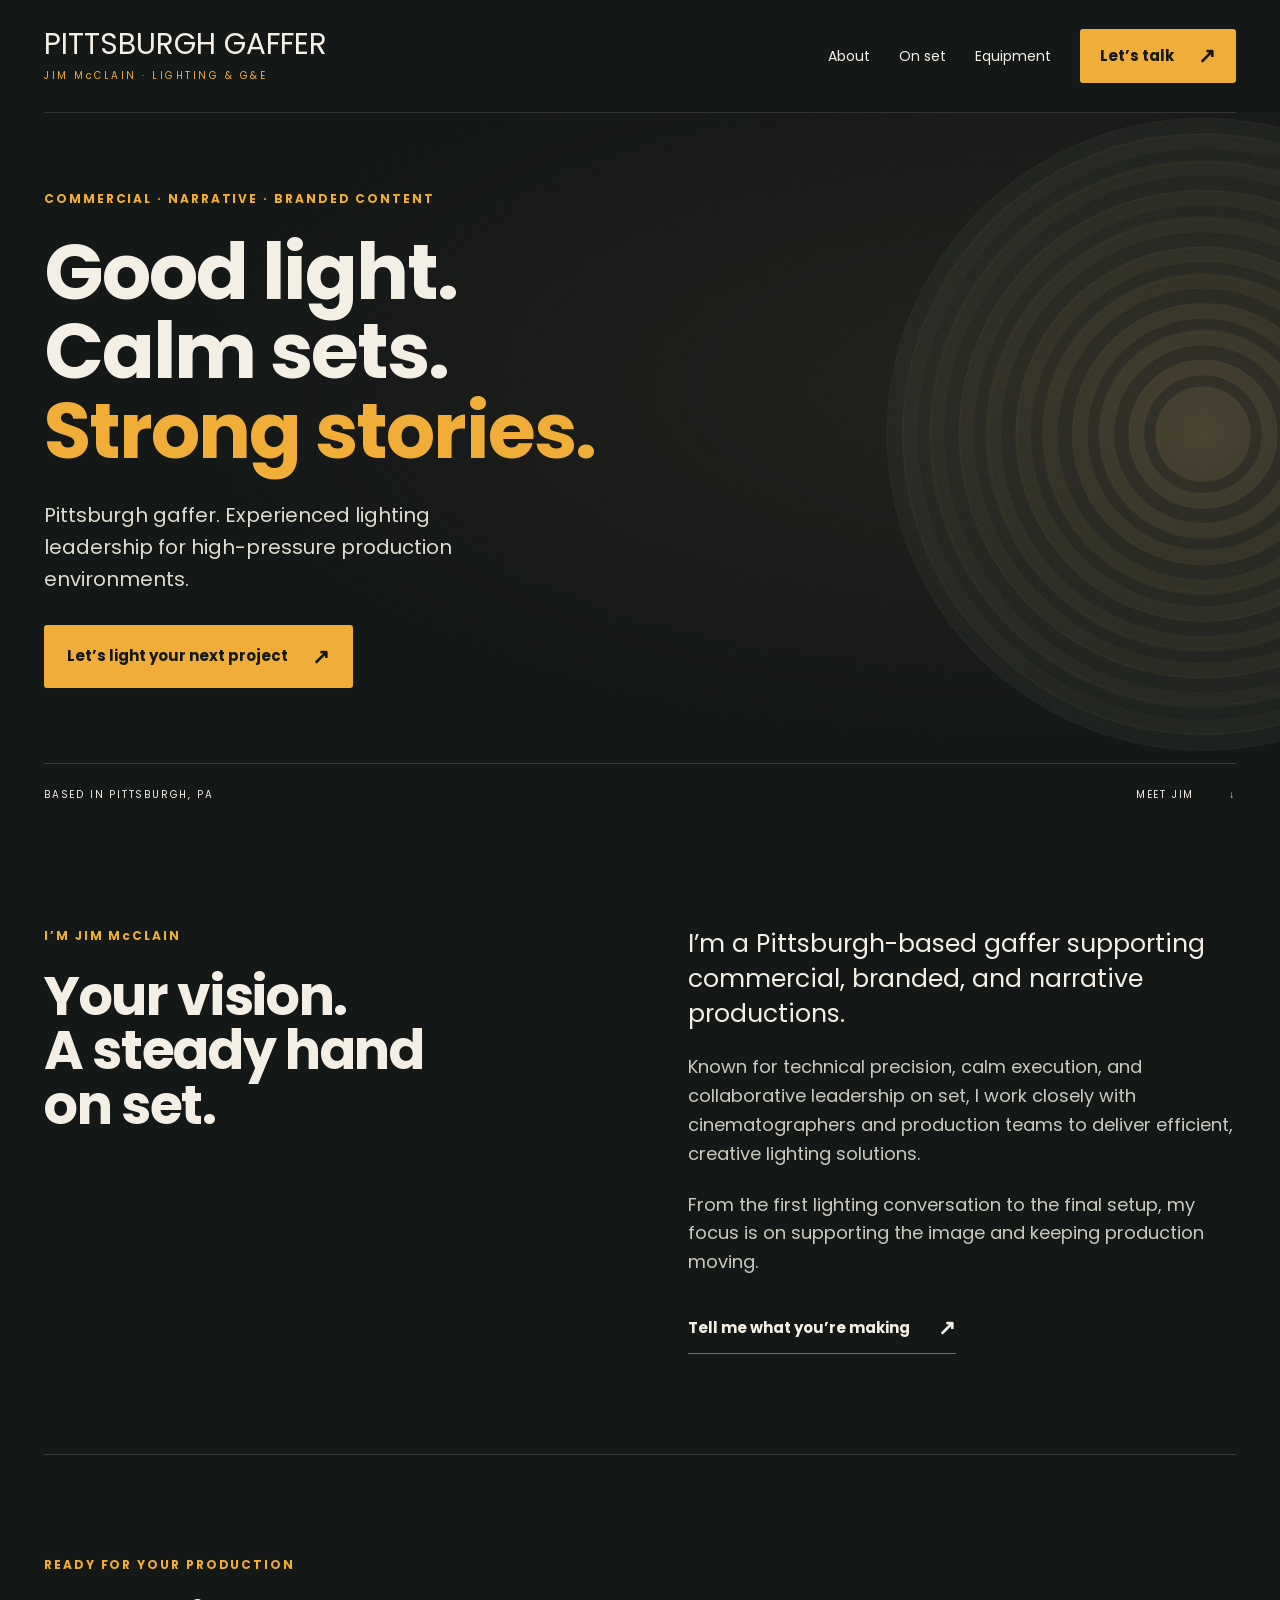
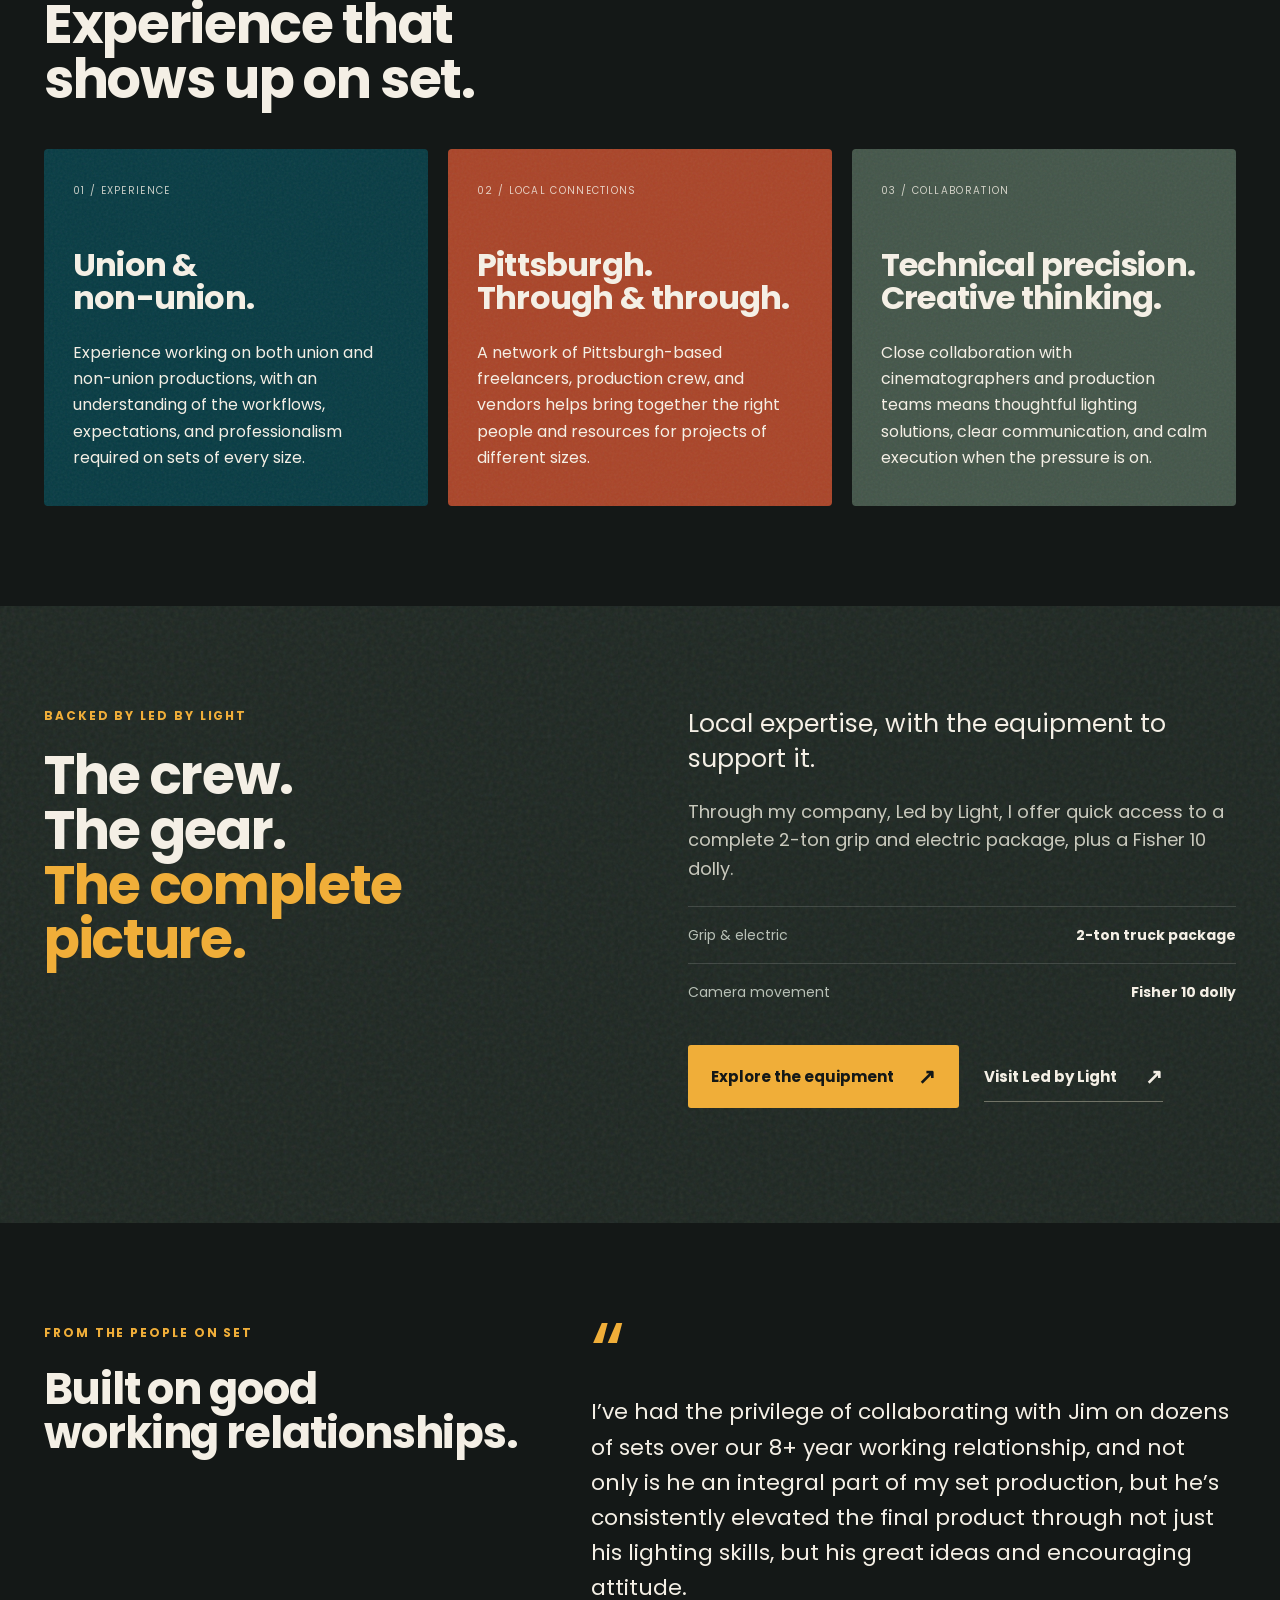
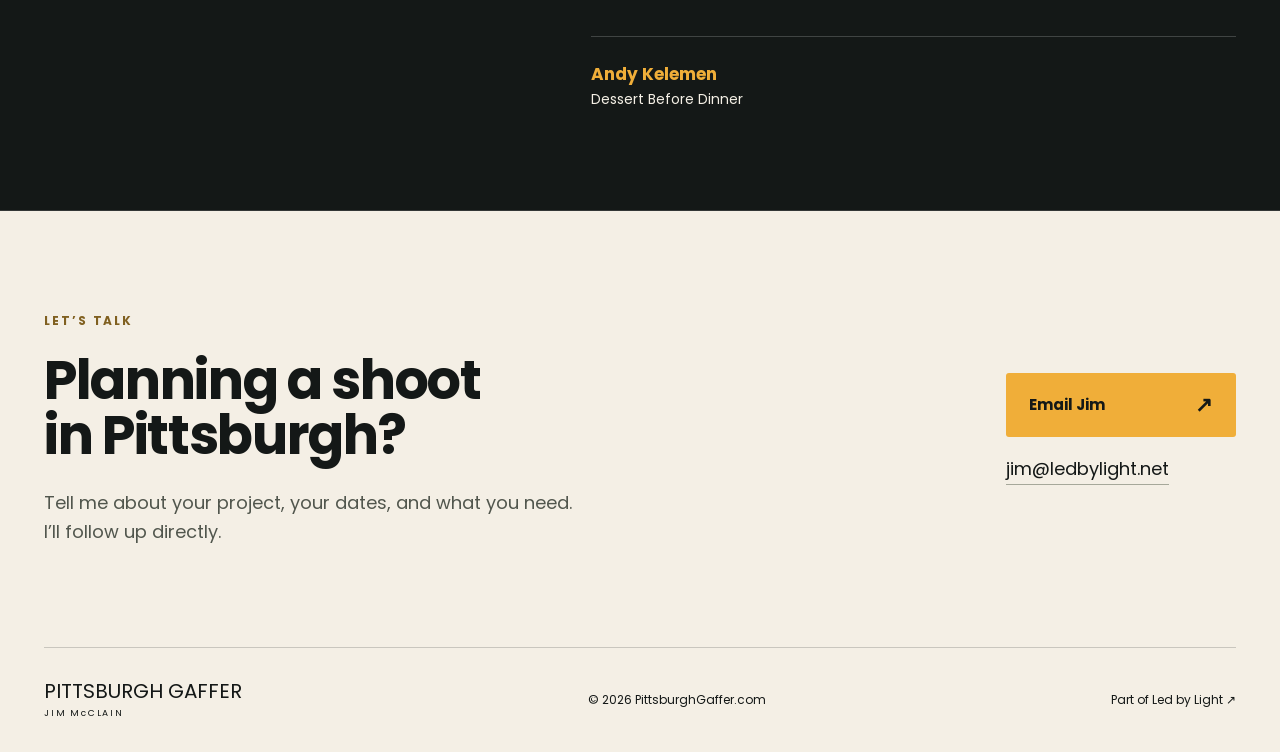
<file: pg/index.html>
<!doctype html>
<html lang="en"><head><meta charset="utf-8"><meta name="viewport" content="width=device-width,initial-scale=1"><title>Pittsburgh Gaffer | Jim McClain</title><meta name="description" content="Jim McClain is a Pittsburgh-based gaffer for commercial, narrative, and branded productions. Experienced lighting leadership, local crew, and G&E packages through Led by Light."><meta name="theme-color" content="#141817"><link rel="canonical" href="https://pittsburghgaffer.com/"><link rel="stylesheet" href="styles.css?v=poppins1"></head>
<body><a class="skip" href="#main">Skip to content</a><header class="wrap header"><a class="brand" href="#" aria-label="Pittsburgh Gaffer home">PITTSBURGH GAFFER<span>JIM McCLAIN · LIGHTING & G&E</span></a><nav aria-label="Main navigation"><a href="#about">About</a><a href="#on-set">On set</a><a href="#equipment">Equipment</a><a class="button small" href="#contact">Let’s talk <span aria-hidden="true">↗</span></a></nav></header>
<main id="main"><section class="hero"><div class="wrap hero-grid"><div class="hero-copy"><p class="eyebrow">COMMERCIAL · NARRATIVE · BRANDED CONTENT</p><h1>Good light.<br>Calm sets.<br><em>Strong stories.</em></h1><p class="lead">Pittsburgh gaffer. Experienced lighting leadership for high-pressure production environments.</p><a class="button" href="#contact">Let’s light your next project <span aria-hidden="true">↗</span></a></div><div class="light-art" aria-hidden="true"><div class="beam"></div><div class="fresnel"><div class="lens"></div></div><div class="art-label">THE RIGHT LIGHT.<br>THE RIGHT PEOPLE.</div></div></div><div class="wrap hero-foot"><span>BASED IN PITTSBURGH, PA</span><a href="#about">MEET JIM <span aria-hidden="true">↓</span></a></div></section>
<section class="wrap about section" id="about"><div><p class="eyebrow">I’M JIM McCLAIN</p><h2>Your vision.<br>A steady hand<br>on set.</h2></div><div class="about-copy"><p class="intro">I’m a Pittsburgh-based gaffer supporting commercial, branded, and narrative productions.</p><p>Known for technical precision, calm execution, and collaborative leadership on set, I work closely with cinematographers and production teams to deliver efficient, creative lighting solutions.</p><p>From the first lighting conversation to the final setup, my focus is on supporting the image and keeping production moving.</p><a class="text-link" href="#contact">Tell me what you’re making <span aria-hidden="true">↗</span></a></div></section>
<section class="wrap section on-set" id="on-set"><div class="section-heading"><p class="eyebrow">READY FOR YOUR PRODUCTION</p><h2>Experience that<br>shows up on set.</h2></div><div class="cards"><article class="card teal"><span class="card-index">01 / EXPERIENCE</span><h3>Union &<br>non-union.</h3><p>Experience working on both union and non-union productions, with an understanding of the workflows, expectations, and professionalism required on sets of every size.</p></article><article class="card rust"><span class="card-index">02 / LOCAL CONNECTIONS</span><h3>Pittsburgh.<br>Through & through.</h3><p>A network of Pittsburgh-based freelancers, production crew, and vendors helps bring together the right people and resources for projects of different sizes.</p></article><article class="card moss"><span class="card-index">03 / COLLABORATION</span><h3>Technical precision.<br>Creative thinking.</h3><p>Close collaboration with cinematographers and production teams means thoughtful lighting solutions, clear communication, and calm execution when the pressure is on.</p></article></div></section>
<section class="equipment section" id="equipment"><div class="wrap equipment-grid"><div><p class="eyebrow">BACKED BY LED BY LIGHT</p><h2>The crew.<br>The gear.<br><em>The complete picture.</em></h2></div><div class="equipment-copy"><p class="intro">Local expertise, with the equipment to support it.</p><p>Through my company, Led by Light, I offer quick access to a complete 2-ton grip and electric package, plus a Fisher 10 dolly.</p><div class="equipment-line"><span>Grip & electric</span><strong>2-ton truck package</strong></div><div class="equipment-line"><span>Camera movement</span><strong>Fisher 10 dolly</strong></div><a class="button" href="https://www.ledbylight.net/equipment">Explore the equipment <span aria-hidden="true">↗</span></a><a class="text-link" href="https://www.ledbylight.net/">Visit Led by Light <span aria-hidden="true">↗</span></a></div></div></section>
<section class="testimonial section"><div class="wrap quote-grid"><div><p class="eyebrow">FROM THE PEOPLE ON SET</p><h2>Built on good<br>working relationships.</h2></div><figure><span class="quote-mark" aria-hidden="true">“</span><blockquote>I’ve had the privilege of collaborating with Jim on dozens of sets over our 8+ year working relationship, and not only is he an integral part of my set production, but he’s consistently elevated the final product through not just his lighting skills, but his great ideas and encouraging attitude.</blockquote><figcaption><strong>Andy Kelemen</strong><span>Dessert Before Dinner</span></figcaption></figure></div></section>
<section class="contact section" id="contact"><div class="wrap contact-grid"><div><p class="eyebrow">LET’S TALK</p><h2>Planning a shoot<br>in Pittsburgh?</h2><p>Tell me about your project, your dates, and what you need.<br>I’ll follow up directly.</p></div><div class="contact-action"><a class="button" href="mailto:jim@ledbylight.net?subject=Pittsburgh%20Gaffer%20%E2%80%94%20Project%20Inquiry">Email Jim <span aria-hidden="true">↗</span></a><a class="email" href="mailto:jim@ledbylight.net">jim@ledbylight.net</a></div></div></section></main>
<footer><div class="wrap footer"><a class="footer-brand" href="#">PITTSBURGH GAFFER<span>JIM McCLAIN</span></a><p>© 2026 PittsburghGaffer.com</p><a href="https://www.ledbylight.net/">Part of Led by Light <span aria-hidden="true">↗</span></a></div></footer></body></html>
</file>
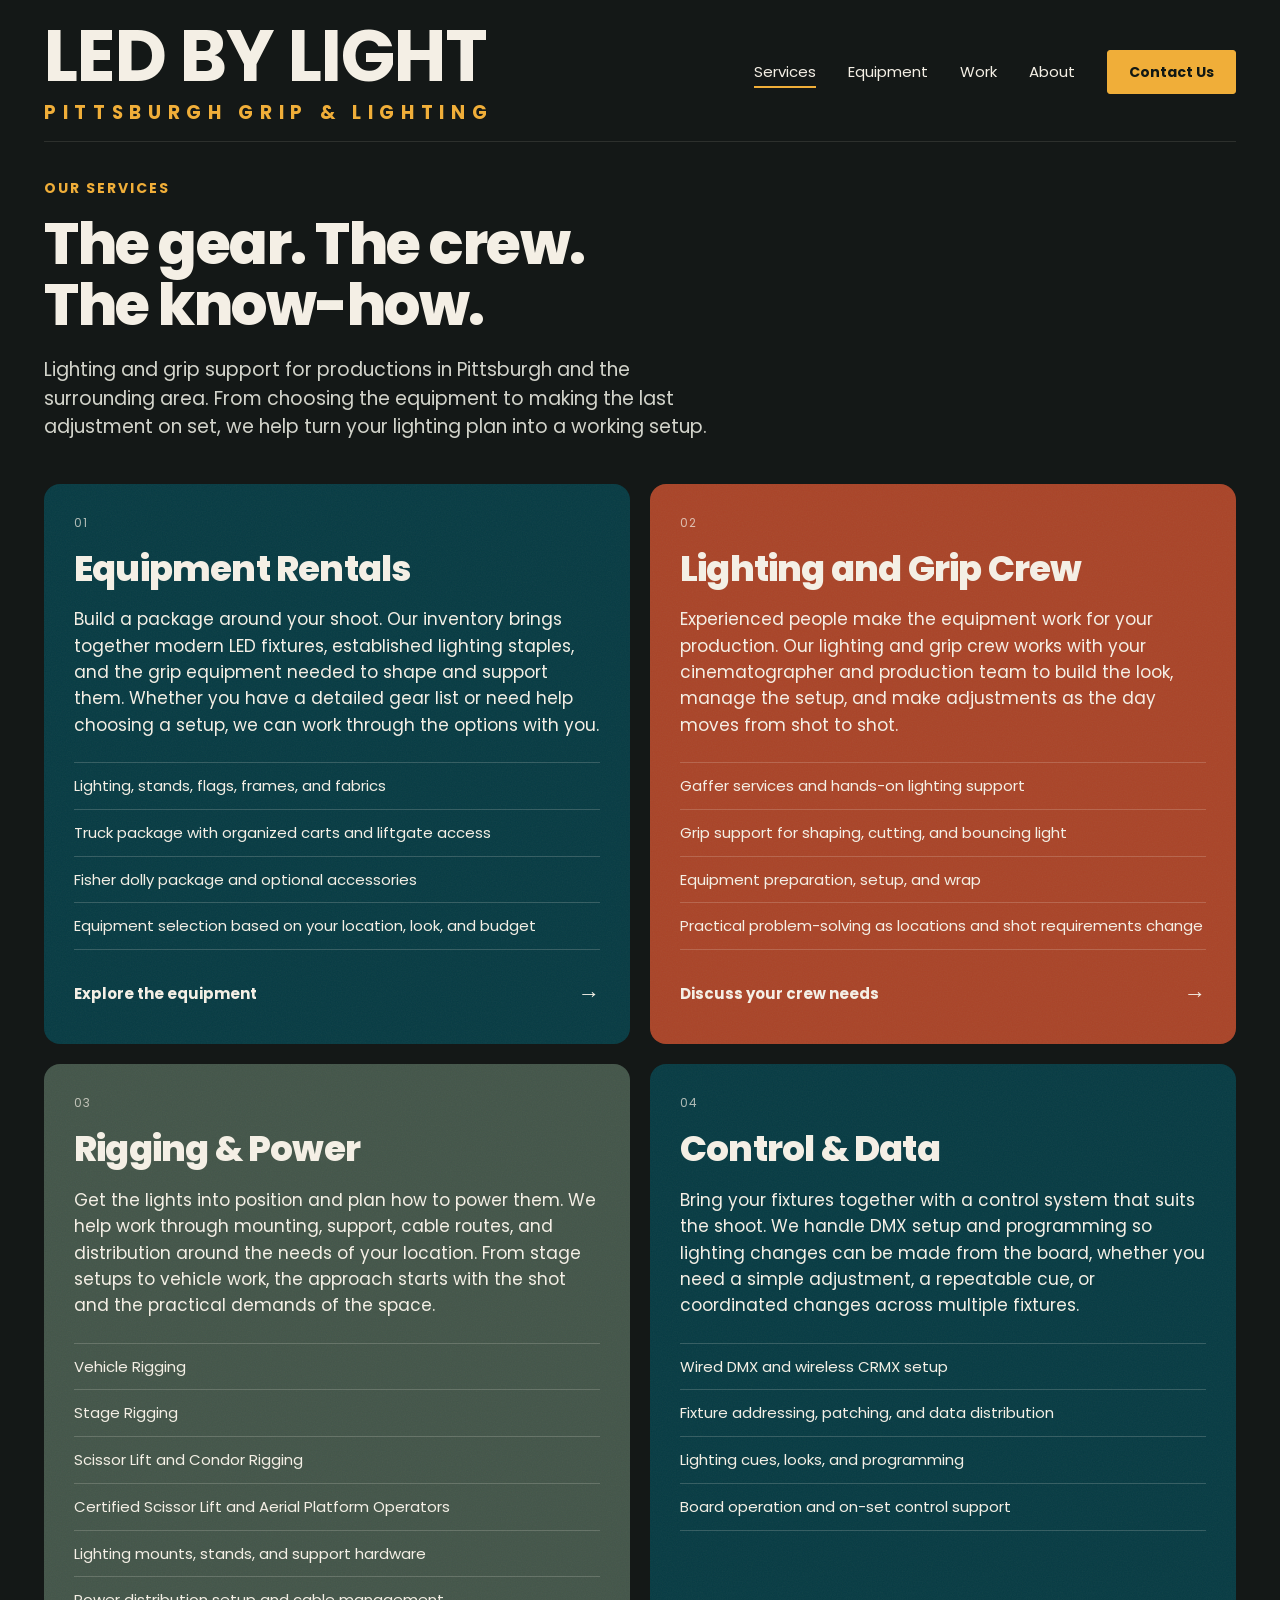
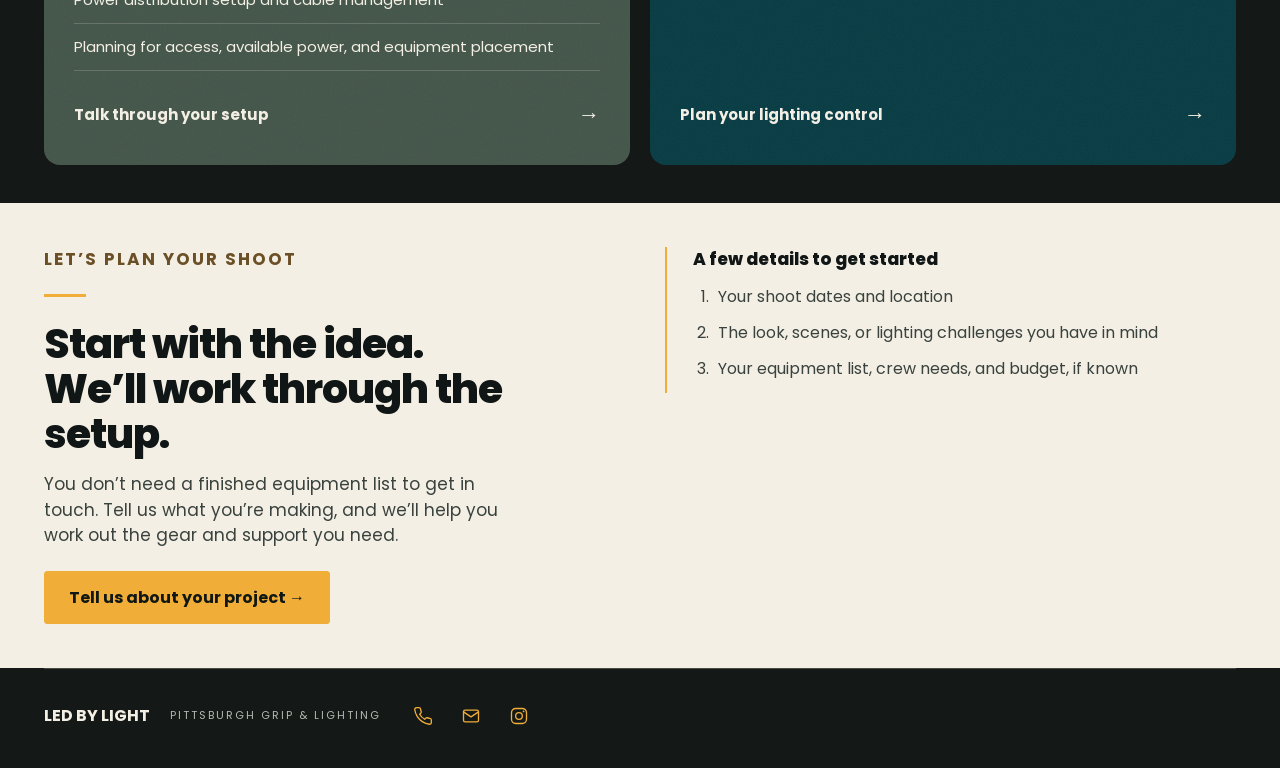
<file: services/index.html>
<!doctype html>
<html lang="en">
<head>
  <!-- Google Analytics -->
  <script async src="https://www.googletagmanager.com/gtag/js?id=G-F9518B57ME"></script>
  <script>
    window.dataLayer = window.dataLayer || [];
    function gtag(){dataLayer.push(arguments);}
    gtag('js', new Date());
    gtag('config', 'G-F9518B57ME');
  </script>

  <meta charset="utf-8">
  <meta name="viewport" content="width=device-width,initial-scale=1">
  <meta name="description" content="Lighting and grip equipment rentals, experienced gaffers, rigging, power, and DMX control. Get dependable on-set support for your Pittsburgh production.">
  <meta name="theme-color" content="#141817">
  <title>Lighting &amp; Grip Services in Pittsburgh | Led by Light</title>
  <link rel="canonical" href="https://ledbylight.net/services/">
  <meta property="og:type" content="website">
  <meta property="og:site_name" content="Led by Light">
  <meta property="og:locale" content="en_US">
  <meta property="og:title" content="Lighting &amp; Grip Services in Pittsburgh | Led by Light">
  <meta property="og:description" content="Lighting and grip equipment rentals, experienced gaffers, rigging, power, and DMX control. Get dependable on-set support for your Pittsburgh production.">
  <meta property="og:url" content="https://ledbylight.net/services/">
  <meta property="og:image" content="https://ledbylight.net/assets/hero-logo.png">
  <meta property="og:image:alt" content="Led by Light logo">
  <link rel="icon" href="/assets/favicon.svg" type="image/svg+xml">
  <link rel="stylesheet" href="/styles.css?v=shared-footer1">
  <script src="/script.js" defer></script>
  <style>
    .services-page{background:var(--charcoal);color:var(--ivory)}
    .services-page .header{position:relative;z-index:10}
    .services-page nav [aria-current="page"]{text-decoration:underline;text-decoration-color:var(--amber);text-decoration-thickness:2px;text-underline-offset:9px}
    .services-intro{border-top:1px solid #f4efe51c;padding-block:36px 42px}
    .services-kicker{margin:0 0 16px;color:var(--amber);font-size:14px;font-weight:700;letter-spacing:2px;text-transform:uppercase}
    .services-intro h1{font-family:'Poppins',Arial,sans-serif;font-size:clamp(36px,4.5vw,62px);line-height:1.06;letter-spacing:-1.5px;margin:0;max-width:940px}
    .services-lead{max-width:690px;font-size:19px;line-height:1.5;margin:20px 0 0;color:#d2d3ca}
    .service-detail-grid{display:grid;grid-template-columns:repeat(2,minmax(0,1fr));gap:20px;padding-bottom:38px}
    .service-detail{display:flex;flex-direction:column;position:relative;isolation:isolate;overflow:hidden;border-radius:16px;padding:30px;scroll-margin-top:24px;min-width:0}
    .service-detail.teal{background:var(--teal)}
    .service-detail.rust{background:var(--rust)}
    .service-detail.moss{background:var(--moss)}
    .service-detail::before{content:"";position:absolute;inset:0;pointer-events:none;z-index:0;opacity:.055;background-image:url("data:image/svg+xml,%3Csvg xmlns='http://www.w3.org/2000/svg' width='180' height='180'%3E%3Cfilter id='grain'%3E%3CfeTurbulence type='fractalNoise' baseFrequency='.8' numOctaves='3' stitchTiles='stitch'/%3E%3C/filter%3E%3Cpath fill='%23fff' filter='url(%23grain)' d='M0 0h180v180H0z'/%3E%3C/svg%3E")}
    .service-detail>*{position:relative;z-index:1}
    .service-number{font-size:12px;letter-spacing:1px;opacity:.7;display:block;margin-bottom:18px}
    .service-detail h2{font-family:'Poppins',Arial,sans-serif;font-size:clamp(27px,2.8vw,36px);line-height:1.1;letter-spacing:-.8px;margin:0 0 18px}
    .service-detail p{font-size:17px;line-height:1.55;margin:0 0 24px}
    .service-detail ul{list-style:none;margin:0 0 24px;padding:0}
    .service-detail li{font-size:15px;line-height:1.45;padding:12px 0;border-top:1px solid #f4efe530}
    .service-detail li:last-child{border-bottom:1px solid #f4efe530}
    .service-detail .service-link{display:flex;justify-content:space-between;align-items:center;gap:18px;margin-top:auto;font-size:15px;font-weight:700;padding-block:4px}
    .service-link:hover{text-decoration:underline;text-underline-offset:4px}
    .service-link span{font-size:22px;font-weight:400}
    .services-next{display:grid;grid-template-columns:1fr 1fr;gap:50px;align-items:start;border-top:1px solid var(--line);padding-block:34px 42px}
    .services-next h2{font-family:'Poppins',Arial,sans-serif;font-size:clamp(29px,3.2vw,42px);line-height:1.1;letter-spacing:-1px;margin:0 0 16px}
    .services-next p{font-size:17px;line-height:1.5;color:#d2d3ca;max-width:480px;margin:0 0 22px}
    .planning-note{border-left:2px solid var(--amber);padding-left:26px}
    .planning-note h3{font-size:17px;margin:0 0 14px}
    .planning-note ol{padding-left:20px;font-size:16px;line-height:1.5;color:#d2d3ca;margin:0}
    .planning-note li{padding-left:5px;margin-bottom:12px}
    .services-page .footer-bottom{border-top:0}
    @media(max-width:760px){
      .services-page .header .brand{font-size:26px}
      .services-intro{padding-block:26px 32px}
      .services-intro h1{font-size:clamp(34px,8vw,46px);letter-spacing:-1px}
      .services-lead{font-size:17px}
      .service-detail-grid{gap:16px;padding-bottom:28px}
      .service-detail{padding:24px 22px}
      .service-detail p{font-size:16px}
      .services-next{gap:30px;padding-block:28px 34px}
    }
    @media(max-width:600px){.service-detail-grid,.services-next{grid-template-columns:1fr}.planning-note{padding-left:20px}}
  </style>
<link rel="stylesheet" href="/bottom-sections.css?v=poppins1">
</head>
<body class="services-page">
  <a class="skip" href="#main">Skip to content</a>
  <header class="header wrap">
    <a class="brand" href="/" aria-label="Led by Light home">LED BY LIGHT <span class="brand-tag">PITTSBURGH GRIP &amp; LIGHTING</span></a>
    <button class="menu-toggle" aria-expanded="false" aria-controls="navigation">Menu <span aria-hidden="true">☰</span></button>
    <nav id="navigation" aria-label="Main navigation"><a href="/services" aria-current="page">Services</a><a href="/equipment">Equipment</a><a href="/work">Work</a><a href="/about">About</a><a class="button small" href="/contact">Contact Us</a></nav>
  </header>
  <main id="main">
    <section class="services-intro wrap" aria-labelledby="services-title">
      <p class="services-kicker">Our services</p>
      <h1 id="services-title">The gear. The crew.<br>The know-how.</h1>
      <p class="services-lead">Lighting and grip support for productions in Pittsburgh and the surrounding area. From choosing the equipment to making the last adjustment on set, we help turn your lighting plan into a working setup.</p>
    </section>
    <section class="service-detail-grid wrap" aria-label="Production services">
      <article class="service-detail teal" id="equipment-rentals">
        <span class="service-number" aria-hidden="true">01</span><h2>Equipment Rentals</h2>
        <p>Build a package around your shoot. Our inventory brings together modern LED fixtures, established lighting staples, and the grip equipment needed to shape and support them. Whether you have a detailed gear list or need help choosing a setup, we can work through the options with you.</p>
        <ul><li>Lighting, stands, flags, frames, and fabrics</li><li>Truck package with organized carts and liftgate access</li><li>Fisher dolly package and optional accessories</li><li>Equipment selection based on your location, look, and budget</li></ul>
        <a class="service-link" href="/equipment">Explore the equipment <span aria-hidden="true">→</span></a>
      </article>
      <article class="service-detail rust" id="lighting-grip-crew">
        <span class="service-number" aria-hidden="true">02</span><h2>Lighting and Grip Crew</h2>
        <p>Experienced people make the equipment work for your production. Our lighting and grip crew works with your cinematographer and production team to build the look, manage the setup, and make adjustments as the day moves from shot to shot.</p>
        <ul><li>Gaffer services and hands-on lighting support</li><li>Grip support for shaping, cutting, and bouncing light</li><li>Equipment preparation, setup, and wrap</li><li>Practical problem-solving as locations and shot requirements change</li></ul>
        <a class="service-link" href="/contact">Discuss your crew needs <span aria-hidden="true">→</span></a>
      </article>
      <article class="service-detail moss" id="rigging-power">
        <span class="service-number" aria-hidden="true">03</span><h2>Rigging &amp; Power</h2>
        <p>Get the lights into position and plan how to power them. We help work through mounting, support, cable routes, and distribution around the needs of your location. From stage setups to vehicle work, the approach starts with the shot and the practical demands of the space.</p>
        <ul><li>Vehicle Rigging</li><li>Stage Rigging</li><li>Scissor Lift and Condor Rigging</li><li>Certified Scissor Lift and Aerial Platform Operators</li><li>Lighting mounts, stands, and support hardware</li><li>Power distribution setup and cable management</li><li>Planning for access, available power, and equipment placement</li></ul>
        <a class="service-link" href="/contact">Talk through your setup <span aria-hidden="true">→</span></a>
      </article>
      <article class="service-detail teal" id="control-data">
        <span class="service-number" aria-hidden="true">04</span><h2>Control &amp; Data</h2>
        <p>Bring your fixtures together with a control system that suits the shoot. We handle DMX setup and programming so lighting changes can be made from the board, whether you need a simple adjustment, a repeatable cue, or coordinated changes across multiple fixtures.</p>
        <ul><li>Wired DMX and wireless CRMX setup</li><li>Fixture addressing, patching, and data distribution</li><li>Lighting cues, looks, and programming</li><li>Board operation and on-set control support</li></ul>
        <a class="service-link" href="/contact">Plan your lighting control <span aria-hidden="true">→</span></a>
      </article>
    </section>
    <section class="services-next wrap site-bottom" aria-labelledby="next-title">
      <div><p class="services-kicker">Let’s plan your shoot</p><h2 id="next-title">Start with the idea.<br>We’ll work through the setup.</h2><p>You don’t need a finished equipment list to get in touch. Tell us what you’re making, and we’ll help you work out the gear and support you need.</p><a class="button" href="/contact">Tell us about your project <span aria-hidden="true">&nbsp;→</span></a></div>
      <aside class="planning-note" aria-label="Project planning details"><h3>A few details to get started</h3><ol><li>Your shoot dates and location</li><li>The look, scenes, or lighting challenges you have in mind</li><li>Your equipment list, crew needs, and budget, if known</li></ol></aside>
    </section>
  </main>
  <footer class="footer wrap">
    <div class="footer-bottom">
      <div class="footer-brand-group">
        <a class="brand" href="/">LED BY LIGHT</a>
        <p class="footer-tagline">PITTSBURGH GRIP &amp; LIGHTING</p>
        <div class="footer-icons">
          <a class="footer-contact-icon" href="tel:+14122237418" aria-label="Call Led by Light at 412-223-7418" title="Call 412-223-7418">
            <svg width="24" height="24" viewBox="0 0 24 24" fill="none" stroke="currentColor" stroke-width="1.8" stroke-linecap="round" stroke-linejoin="round" aria-hidden="true" focusable="false">
              <path d="M22 16.9v3a2 2 0 0 1-2.2 2 19.8 19.8 0 0 1-8.6-3.1 19.5 19.5 0 0 1-6-6A19.8 19.8 0 0 1 2.1 4.2 2 2 0 0 1 4.1 2h3a2 2 0 0 1 2 1.7c.1 1 .4 1.9.7 2.8a2 2 0 0 1-.5 2.1L8 9.9a16 16 0 0 0 6 6l1.3-1.3a2 2 0 0 1 2.1-.5c.9.3 1.8.6 2.8.7a2 2 0 0 1 1.8 2.1Z"/>
            </svg>
          </a>
          <a class="footer-contact-icon" href="mailto:jim@ledbylight.net" aria-label="Email Led by Light at jim@ledbylight.net" title="Email jim@ledbylight.net">
            <svg width="24" height="24" viewBox="0 0 24 24" fill="none" stroke="currentColor" stroke-width="1.8" stroke-linecap="round" stroke-linejoin="round" aria-hidden="true" focusable="false">
              <rect x="3" y="5" width="18" height="14" rx="2"/>
              <path d="m3 7 9 6 9-6"/>
            </svg>
          </a>
          <a class="footer-instagram" href="https://www.instagram.com/ledbylight_pgh/" target="_blank" rel="noopener noreferrer" aria-label="Led by Light on Instagram (@ledbylight_pgh)">
            <svg width="24" height="24" viewBox="0 0 24 24" fill="none" stroke="currentColor" stroke-width="1.8" aria-hidden="true" focusable="false">
              <rect x="3" y="3" width="18" height="18" rx="5"/>
              <circle cx="12" cy="12" r="4"/>
              <circle cx="17.5" cy="6.5" r="1" fill="currentColor" stroke="none"/>
            </svg>
          </a>
        </div>
      </div>
    </div>
  </footer>
</body>
</html>
</file>
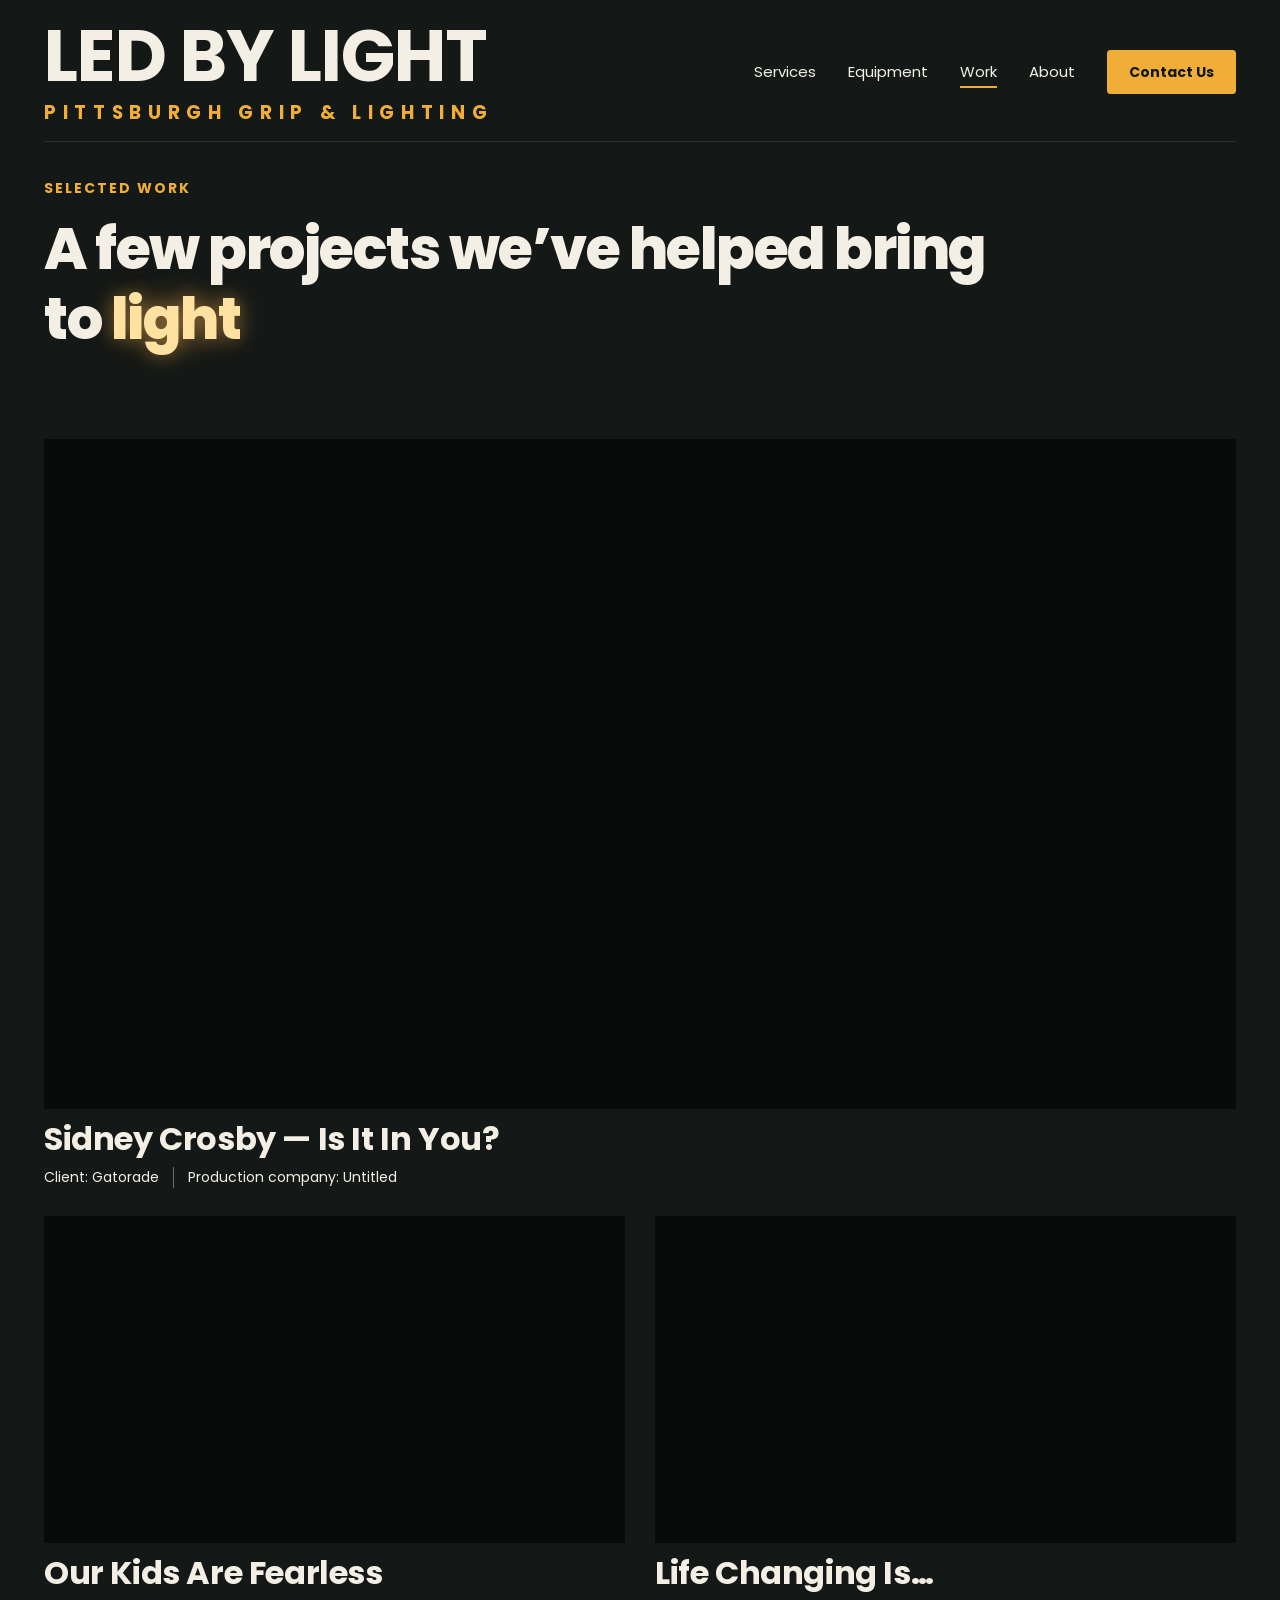
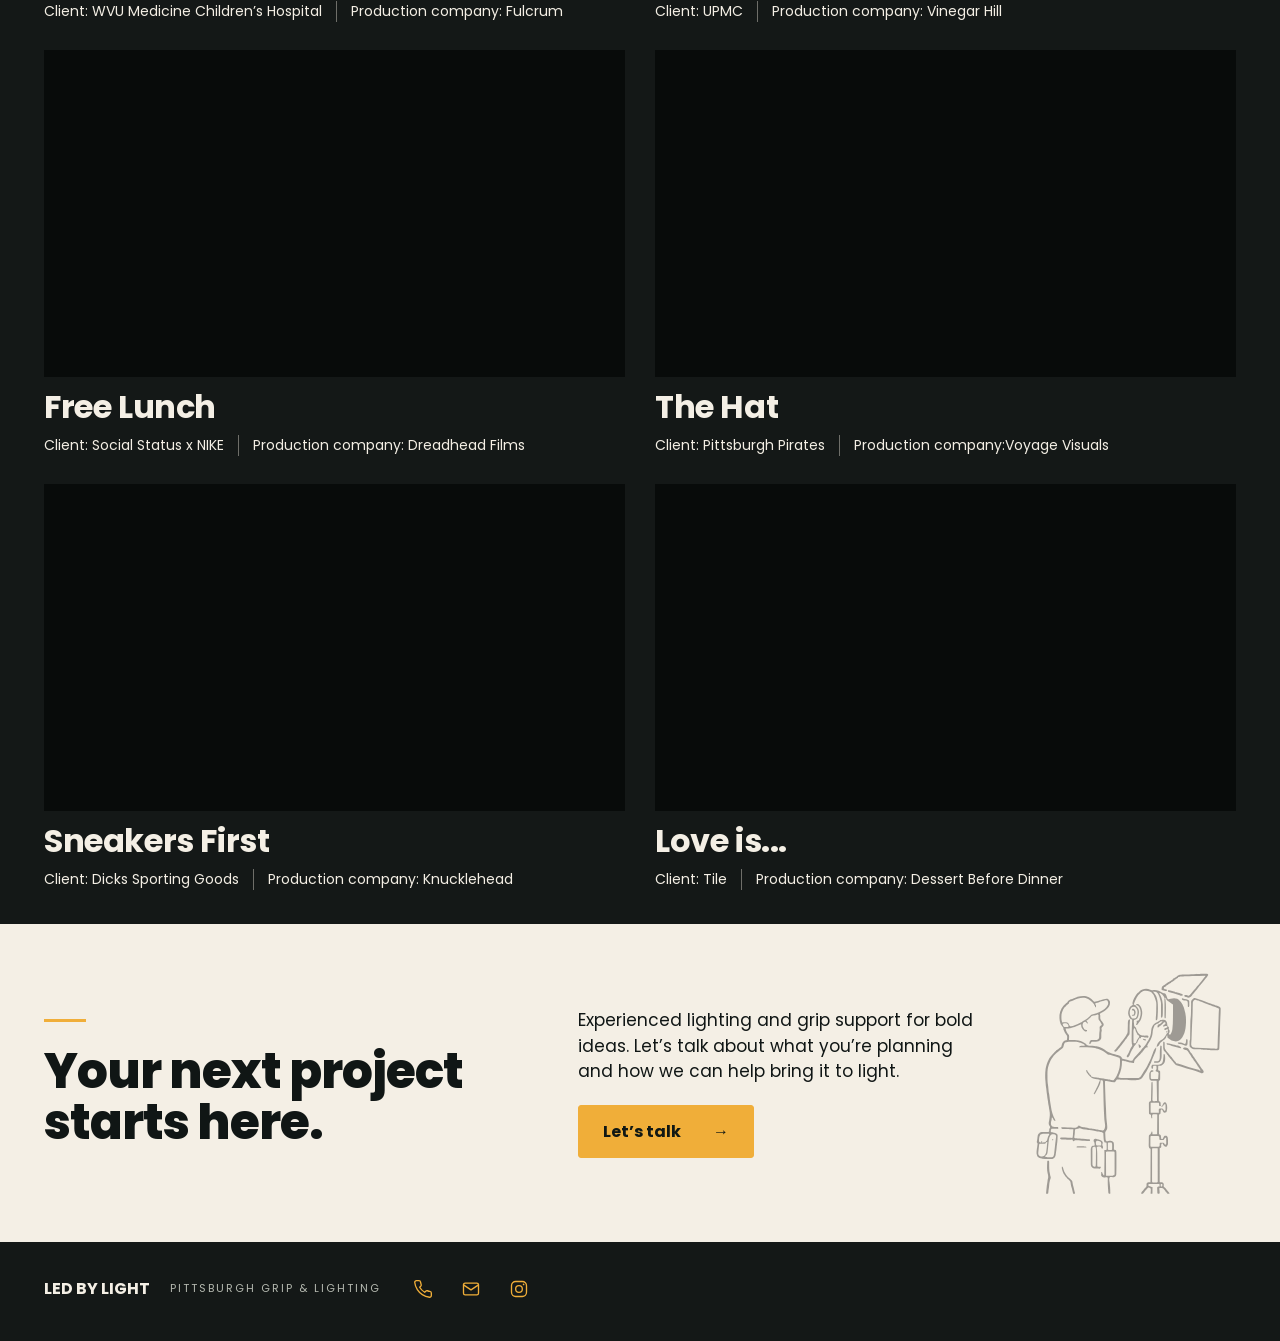
<file: work/index.html>
<!doctype html>
<html lang="en">
<head>
  <!-- Google Analytics -->
  <script async src="https://www.googletagmanager.com/gtag/js?id=G-F9518B57ME"></script>
  <script>
    window.dataLayer = window.dataLayer || [];
    function gtag(){dataLayer.push(arguments);}
    gtag('js', new Date());
    gtag('config', 'G-F9518B57ME');
  </script>

<meta charset="utf-8">
<meta name="viewport" content="width=device-width,initial-scale=1">
<meta name="description" content="See film and commercial projects supported by Led by Light. Explore our lighting, grip, and gaffer work for productions in Pittsburgh and beyond.">
<meta name="theme-color" content="#141817">
<title>Film &amp; Commercial Lighting Work | Led by Light Pittsburgh</title>
<link rel="canonical" href="https://ledbylight.net/work/">
<meta property="og:type" content="website">
<meta property="og:site_name" content="Led by Light">
<meta property="og:locale" content="en_US">
<meta property="og:title" content="Film &amp; Commercial Lighting Work | Led by Light Pittsburgh">
<meta property="og:description" content="See film and commercial projects supported by Led by Light. Explore our lighting, grip, and gaffer work for productions in Pittsburgh and beyond.">
<meta property="og:url" content="https://ledbylight.net/work/">
<meta property="og:image" content="https://ledbylight.net/assets/hero-logo.png">
<meta property="og:image:alt" content="Led by Light logo">
<link rel="icon" href="../assets/favicon.svg" type="image/svg+xml">
<link rel="stylesheet" href="../styles.css?v=shared-footer1">
<style>
/* Shared header, colors, fonts and buttons come from the homepage. */
.work-page{background:var(--charcoal);color:var(--ivory)}
.work-page .header{position:relative;z-index:5;background:transparent}
.work-page nav [aria-current="page"]{text-decoration:underline;text-decoration-color:var(--amber);text-decoration-thickness:2px;text-underline-offset:9px}
.work-intro{padding-top:40px;padding-bottom:32px}
.work-intro .eyebrow{margin:0 0 16px;color:var(--amber);font-size:14px;letter-spacing:2px;font-weight:700;text-transform:uppercase}
.work-intro h1{margin:0;font-family:'Poppins',Arial,sans-serif;font-size:clamp(38px,4.8vw,66px);font-weight:700;line-height:1.03;letter-spacing:-1.5px}
.projects{padding-bottom:34px}
.video-frame{position:relative;aspect-ratio:16/9;width:100%;background:#080b0a}
.video-frame iframe{display:block;width:100%;height:100%;border:0}
.project h2{font-family:'Poppins',Arial,sans-serif;font-size:clamp(23px,2.5vw,32px);line-height:1.13;font-weight:700;margin:12px 0 10px;letter-spacing:-.4px}
.project-heading{display:flex;align-items:baseline;justify-content:space-between;gap:15px;flex-wrap:wrap}
.youtube-link{font-size:14px;text-decoration:underline;text-underline-offset:4px;color:var(--amber)}
.youtube-link:hover{color:var(--ivory)}
.credits{display:flex;flex-wrap:wrap;gap:6px 0;margin:0;font-size:14px;line-height:1.5}
.credits span+span{border-left:1px solid #f4efe566;margin-left:14px;padding-left:14px}
.featured{margin-bottom:28px}
.project-grid{display:grid;grid-template-columns:repeat(2,minmax(0,1fr));gap:28px 30px}
.project{min-width:0}
/* Temporary preview artwork is displayed from the supplied mockup.
   Replace each whole .placeholder div with a .video-frame when a URL is ready. */
.placeholder{position:relative;aspect-ratio:470/232;overflow:hidden;background-image:url('assets/layout-reference.jpeg');background-repeat:no-repeat;background-size:217.87234% 662.06897%;background-color:#202521}
.placeholder.kids{background-position:5.41516% 51.30368%}
.placeholder.life{background-position:94.58484% 51.30368%}
.placeholder.lunch{background-position:5.41516% 75.07669%}
.placeholder.hat{background-position:94.58484% 75.07669%}
.placeholder span{position:absolute;bottom:0;left:0;right:0;background:#141817e8;color:var(--ivory);padding:8px 12px;font-size:12px;line-height:1.4;text-align:center}
.work-cta{background:var(--ivory);color:var(--text);overflow:hidden}
.cta-grid{display:grid;grid-template-columns:1.2fr 1fr .5fr;gap:38px;align-items:center;padding-block:44px;position:relative}
.work-cta h2{margin:0;font-family:'Poppins',Arial,sans-serif;font-size:clamp(32px,3.8vw,52px);line-height:1.05;letter-spacing:-1px}
.work-cta h2::before{content:'';display:block;width:42px;height:3px;background:var(--amber);margin-bottom:24px}
.cta-copy p{margin:0 0 20px;font-size:17px;line-height:1.5}
.cta-copy .button{gap:32px}
.cta-grid>img{width:100%;height:230px;object-fit:contain;opacity:.35;filter:brightness(0)}
.work-cta a:focus-visible{outline-color:var(--teal)}
.work-page .footer,.work-page .footer-bottom{border-top:0}
@media(max-width:900px){.cta-grid{grid-template-columns:1fr 1fr;gap:30px}.cta-grid>img{display:none}.credits{display:block}.credits span{display:block}.credits span+span{border:0;margin:3px 0 0;padding:0}}
@media(max-width:760px){.work-intro{padding-top:28px;padding-bottom:26px}.work-intro h1{font-size:40px;letter-spacing:-1px}.project-grid{gap:26px 20px}.project h2{font-size:24px}.credits{font-size:13px}}
@media(max-width:600px){.project-grid{grid-template-columns:1fr}.cta-grid{grid-template-columns:1fr;gap:22px;padding-block:34px}.work-intro h1{font-size:clamp(30px,8vw,40px)}.project-heading{gap:0;margin-bottom:8px}.youtube-link{margin-bottom:5px}.project h2{font-size:26px}.work-cta h2{font-size:36px}}

/* Keep the logo hero identical to the homepage: inherited without overrides. */
.work-page .projects{padding-top:38px}
@media(max-width:760px){.work-page .projects{padding-top:28px}}


/* A little tungsten-lamp moment for the headline's punchline. */
.light-word{
  position:relative;display:inline-block;isolation:isolate;
  color:#ffe2a1;
  text-shadow:0 0 18px #ffbf5966,0 0 42px #e9a13b33;
  transition:color .45s ease,text-shadow .6s ease;
}
.light-word::before{
  content:"";position:absolute;inset:-.2em -.35em;z-index:-1;
  pointer-events:none;border-radius:50%;
  background:radial-gradient(ellipse,#ffc36a24 0%,#f4ad4210 40%,transparent 70%);
  opacity:.8;transform:scale(1);transition:opacity .6s ease,transform .8s ease;
}
@media(prefers-reduced-motion:no-preference){
  .light-word{animation:light-warm-up 2.2s .15s backwards,light-pulse 4s ease-in-out 2.35s infinite}
  .light-word::before{animation:light-halo 2.2s .15s backwards,light-halo-pulse 4s ease-in-out 2.35s infinite}
}
@keyframes light-warm-up{
  0%,4%{color:var(--ivory);text-shadow:0 0 0 transparent}
  12%{color:#ffe2a1;text-shadow:0 0 14px #ffbf5955}
  20%{color:var(--ivory);text-shadow:0 0 4px #ffbf5922}
  48%{color:#fff5d8;text-shadow:0 0 16px #ffd483aa,0 0 42px #ffbf5966}
  100%{color:#ffe2a1;text-shadow:0 0 18px #ffbf5966,0 0 42px #e9a13b33}
}
@keyframes light-halo{
  0%,4%{opacity:0;transform:scale(.75)}
  12%{opacity:.4}20%{opacity:.15}
  48%{opacity:1;transform:scale(1.15)}
  100%{opacity:.8;transform:scale(1)}
}
@keyframes light-pulse{
  0%,100%{color:#ffe2a1;text-shadow:0 0 18px #ffbf5966,0 0 42px #e9a13b33}
  50%{color:#fff5d8;text-shadow:0 0 12px #ffd483aa,0 0 34px #ffbf5988,0 0 64px #e9a13b55}
}
@keyframes light-halo-pulse{
  0%,100%{opacity:.8;transform:scale(1)}
  50%{opacity:1;transform:scale(1.4)}
}
@media(prefers-reduced-motion:reduce){
  .light-word,.light-word::before{transition:none}
}

</style>
<script src="../script.js" defer></script>
<script src="reveal.js" defer></script>
<style>
/* Compact headings for the no-logo comparison pages. */
body .compact-top{background:var(--charcoal);position:relative;color:var(--ivory)}
.compact-top .header{position:relative;z-index:10;background:transparent}
.compact-intro{padding-block:36px 46px;border-top:1px solid #f4efe51c}
.compact-intro .hero-copy{max-width:960px}
.compact-intro h1{font-family:'Poppins',Arial,sans-serif;font-size:clamp(36px,4.5vw,62px);line-height:1.06;letter-spacing:-1.5px;margin:0;max-width:960px}
.compact-intro h1::before{content:'';display:block;width:44px;height:3px;background:var(--amber);margin-bottom:22px}
.compact-intro .intro{font-size:19px;line-height:1.5;margin:18px 0 0;max-width:620px}
.compact-intro .eyebrow{display:block;margin:0 0 16px;color:var(--amber);font-size:14px;letter-spacing:2px;font-weight:700;text-transform:uppercase}
.compact-intro .about-eyebrow{display:none}
@media(min-width:761px){.work-page .compact-intro h1{line-height:1.22}}
.work-page .compact-intro h1::before{display:none}
.contact-page .inquiry-art{overflow:hidden;display:grid;place-items:center}
.contact-page .inquiry-art img{width:100%;height:100%;object-fit:contain}
@media(max-width:760px){.compact-intro{padding-block:26px 32px}.compact-intro h1{font-size:clamp(34px,8vw,46px);letter-spacing:-1px}.compact-intro .intro{font-size:17px}.compact-top .header .brand{font-size:26px}}

</style>
</head>

<body class="work-page">
<a class="skip" href="#main">Skip to content</a>
<div class="compact-top">
<header class="header wrap">
<a class="brand" href="../" aria-label="Led by Light home">LED BY LIGHT <span class="brand-tag">PITTSBURGH GRIP &amp; LIGHTING</span></a>
<button class="menu-toggle" aria-expanded="false" aria-controls="navigation">Menu <span aria-hidden="true">☰</span></button>
<nav id="navigation" aria-label="Main navigation">
<a href="/services">Services</a><a href="../equipment">Equipment</a><a href="./" aria-current="page">Work</a><a href="../about/">About</a><a class="button small" href="../contact/">Contact Us</a>
</nav>
</header>
<section class="compact-intro wrap" aria-labelledby="work-title">
<div class="hero-copy">
<p class="eyebrow">Selected Work</p>
<h1 id="work-title">A few projects we’ve helped bring to <span class="light-word">light</span></h1>
</div>
</section>
</div>

<main id="main">
<section class="projects wrap" aria-label="Selected projects">

<article class="project featured" aria-labelledby="featured-title">
<div class="video-frame">
<iframe
  src="https://player.vimeo.com/video/1241068038?title=0&amp;byline=0&amp;portrait=0&amp;badge=0&amp;controls=1&amp;progress_bar=1&amp;play_button_position=bottom&amp;volume=1&amp;fullscreen=1&amp;vimeo_logo=0&amp;pip=0&amp;airplay=0&amp;chromecast=0&amp;chapters=0&amp;speed=0&amp;quality_selector=0&amp;audio_track=0&amp;transcript=0"
  title="Sidney Crosby — Is It In You?"
  width="1280"
  height="720"
  frameborder="0"
  allow="autoplay; fullscreen; picture-in-picture"
  allowfullscreen>
</iframe>
</div>

<div class="project-heading">
<h2 id="featured-title">Sidney Crosby — Is It In You?</h2>
</div>
<p class="credits">
<span>Client: Gatorade</span>
<span>Production company: Untitled</span>
</p>
</article>

<div class="project-grid">
<article class="project">
<div class="video-frame">
<iframe
  src="https://player.vimeo.com/video/1241366072?title=0&amp;byline=0&amp;portrait=0&amp;badge=0&amp;controls=1&amp;progress_bar=1&amp;play_button_position=bottom&amp;volume=1&amp;fullscreen=1&amp;vimeo_logo=0&amp;pip=0&amp;airplay=0&amp;chromecast=0&amp;chapters=0&amp;speed=0&amp;quality_selector=0&amp;audio_track=0&amp;transcript=0"
  title="Our Kids Are Fearless"
  width="1280"
  height="720"
  loading="lazy"
  allow="autoplay; fullscreen; picture-in-picture"
  allowfullscreen>
</iframe>
</div>
<div class="project-heading">
<h2>Our Kids Are Fearless</h2>
</div>
<p class="credits"><span>Client: WVU Medicine Children’s Hospital</span><span>Production company: Fulcrum</span></p>
</article>

<article class="project">
<div class="video-frame">
<iframe
  src="https://player.vimeo.com/video/1241370656?title=0&amp;byline=0&amp;portrait=0&amp;badge=0&amp;controls=1&amp;progress_bar=1&amp;play_button_position=bottom&amp;volume=1&amp;fullscreen=1&amp;vimeo_logo=0&amp;pip=0&amp;airplay=0&amp;chromecast=0&amp;chapters=0&amp;speed=0&amp;quality_selector=0&amp;audio_track=0&amp;transcript=0"
  title="Life Changing Is…"
  width="1280"
  height="720"
  loading="lazy"
  allow="autoplay; fullscreen; picture-in-picture"
  allowfullscreen>
</iframe>
</div>
<div class="project-heading">
<h2>Life Changing Is…</h2>
</div>
<p class="credits"><span>Client: UPMC</span><span>Production company: Vinegar Hill</span></p>
</article>

<article class="project">
<div class="video-frame">
<iframe
  src="https://player.vimeo.com/video/1241440393?title=0&amp;byline=0&amp;portrait=0&amp;badge=0&amp;controls=1&amp;progress_bar=1&amp;play_button_position=bottom&amp;volume=1&amp;fullscreen=1&amp;vimeo_logo=0&amp;pip=0&amp;airplay=0&amp;chromecast=0&amp;chapters=0&amp;speed=0&amp;quality_selector=0&amp;audio_track=0&amp;transcript=0"
  title="Life Changing Is…"
  width="1280"
  height="720"
  loading="lazy"
  allow="autoplay; fullscreen; picture-in-picture"
  allowfullscreen>
</iframe>
</div>
<div class="project-heading">
<h2>Free Lunch</h2>
</div>
<p class="credits"><span>Client: Social Status x NIKE</span><span>Production company: Dreadhead Films</span></p>
</article>

<article class="project">
<div class="video-frame">
<iframe
  src="https://player.vimeo.com/video/1241380030?title=0&amp;byline=0&amp;portrait=0&amp;badge=0&amp;controls=1&amp;progress_bar=1&amp;play_button_position=bottom&amp;volume=1&amp;fullscreen=1&amp;vimeo_logo=0&amp;pip=0&amp;airplay=0&amp;chromecast=0&amp;chapters=0&amp;speed=0&amp;quality_selector=0&amp;audio_track=0&amp;transcript=0"
     title="The Hat"
  width="1280"
  height="720"
  loading="lazy"
  allow="autoplay; fullscreen; picture-in-picture"
  allowfullscreen>
</iframe>
</div>
<div class="project-heading">
<h2>The Hat</h2>
</div>
<p class="credits"><span>Client: Pittsburgh Pirates</span><span>Production company:Voyage Visuals</span></p>
</article>

<article class="project">
<div class="video-frame">
<iframe
  src="https://player.vimeo.com/video/1242195073?title=0&amp;byline=0&amp;portrait=0&amp;badge=0&amp;controls=1&amp;progress_bar=1&amp;play_button_position=bottom&amp;volume=1&amp;fullscreen=1&amp;vimeo_logo=0&amp;pip=0&amp;airplay=0&amp;chromecast=0&amp;chapters=0&amp;speed=0&amp;quality_selector=0&amp;audio_track=0&amp;transcript=0"
  title="Sneakers First"
  width="1280"
  height="720"
  loading="lazy"
  allow="autoplay; fullscreen; picture-in-picture"
  allowfullscreen>
</iframe>
</div>
<div class="project-heading">
<h2>Sneakers First</h2>
</div>
<p class="credits"><span>Client: Dicks Sporting Goods</span><span>Production company: Knucklehead</span></p>
</article>

<article class="project">
<div class="video-frame">
<iframe
  src="https://player.vimeo.com/video/1242196505?title=0&amp;byline=0&amp;portrait=0&amp;badge=0&amp;controls=1&amp;progress_bar=1&amp;play_button_position=bottom&amp;volume=1&amp;fullscreen=1&amp;vimeo_logo=0&amp;pip=0&amp;airplay=0&amp;chromecast=0&amp;chapters=0&amp;speed=0&amp;quality_selector=0&amp;audio_track=0&amp;transcript=0"
  title="Love is..."
  width="1280"
  height="720"
  loading="lazy"
  allow="autoplay; fullscreen; picture-in-picture"
  allowfullscreen>
</iframe>
</div>
<div class="project-heading">
<h2>Love is...</h2>
</div>
<p class="credits"><span>Client: Tile</span><span>Production company: Dessert Before Dinner</span></p>
</article>
</div>
</section>

<section class="work-cta" aria-labelledby="cta-title">
<div class="wrap cta-grid">
<h2 id="cta-title">Your next project<br>starts here.</h2>
<div class="cta-copy">
<p>Experienced lighting and grip support for bold ideas. Let’s talk about what you’re planning and how we can help bring it to light.</p>
<a class="button" href="../contact/">Let’s talk <span aria-hidden="true">→</span></a>
</div>
<img src="assets/gaffer.svg" alt="" width="320" height="280" loading="lazy">
</div>
</section>
</main>

<footer class="footer wrap">
    <div class="footer-bottom">
      <div class="footer-brand-group">
        <a class="brand" href="/">LED BY LIGHT</a>
        <p class="footer-tagline">PITTSBURGH GRIP &amp; LIGHTING</p>
        <div class="footer-icons">
          <a class="footer-contact-icon" href="tel:+14122237418" aria-label="Call Led by Light at 412-223-7418" title="Call 412-223-7418">
            <svg width="24" height="24" viewBox="0 0 24 24" fill="none" stroke="currentColor" stroke-width="1.8" stroke-linecap="round" stroke-linejoin="round" aria-hidden="true" focusable="false">
              <path d="M22 16.9v3a2 2 0 0 1-2.2 2 19.8 19.8 0 0 1-8.6-3.1 19.5 19.5 0 0 1-6-6A19.8 19.8 0 0 1 2.1 4.2 2 2 0 0 1 4.1 2h3a2 2 0 0 1 2 1.7c.1 1 .4 1.9.7 2.8a2 2 0 0 1-.5 2.1L8 9.9a16 16 0 0 0 6 6l1.3-1.3a2 2 0 0 1 2.1-.5c.9.3 1.8.6 2.8.7a2 2 0 0 1 1.8 2.1Z"/>
            </svg>
          </a>
          <a class="footer-contact-icon" href="mailto:jim@ledbylight.net" aria-label="Email Led by Light at jim@ledbylight.net" title="Email jim@ledbylight.net">
            <svg width="24" height="24" viewBox="0 0 24 24" fill="none" stroke="currentColor" stroke-width="1.8" stroke-linecap="round" stroke-linejoin="round" aria-hidden="true" focusable="false">
              <rect x="3" y="5" width="18" height="14" rx="2"/>
              <path d="m3 7 9 6 9-6"/>
            </svg>
          </a>
          <a class="footer-instagram" href="https://www.instagram.com/ledbylight_pgh/" target="_blank" rel="noopener noreferrer" aria-label="Led by Light on Instagram (@ledbylight_pgh)">
            <svg width="24" height="24" viewBox="0 0 24 24" fill="none" stroke="currentColor" stroke-width="1.8" aria-hidden="true" focusable="false">
              <rect x="3" y="3" width="18" height="18" rx="5"/>
              <circle cx="12" cy="12" r="4"/>
              <circle cx="17.5" cy="6.5" r="1" fill="currentColor" stroke="none"/>
            </svg>
          </a>
        </div>
      </div>
    </div>
  </footer>
</body>
</html>
</file>
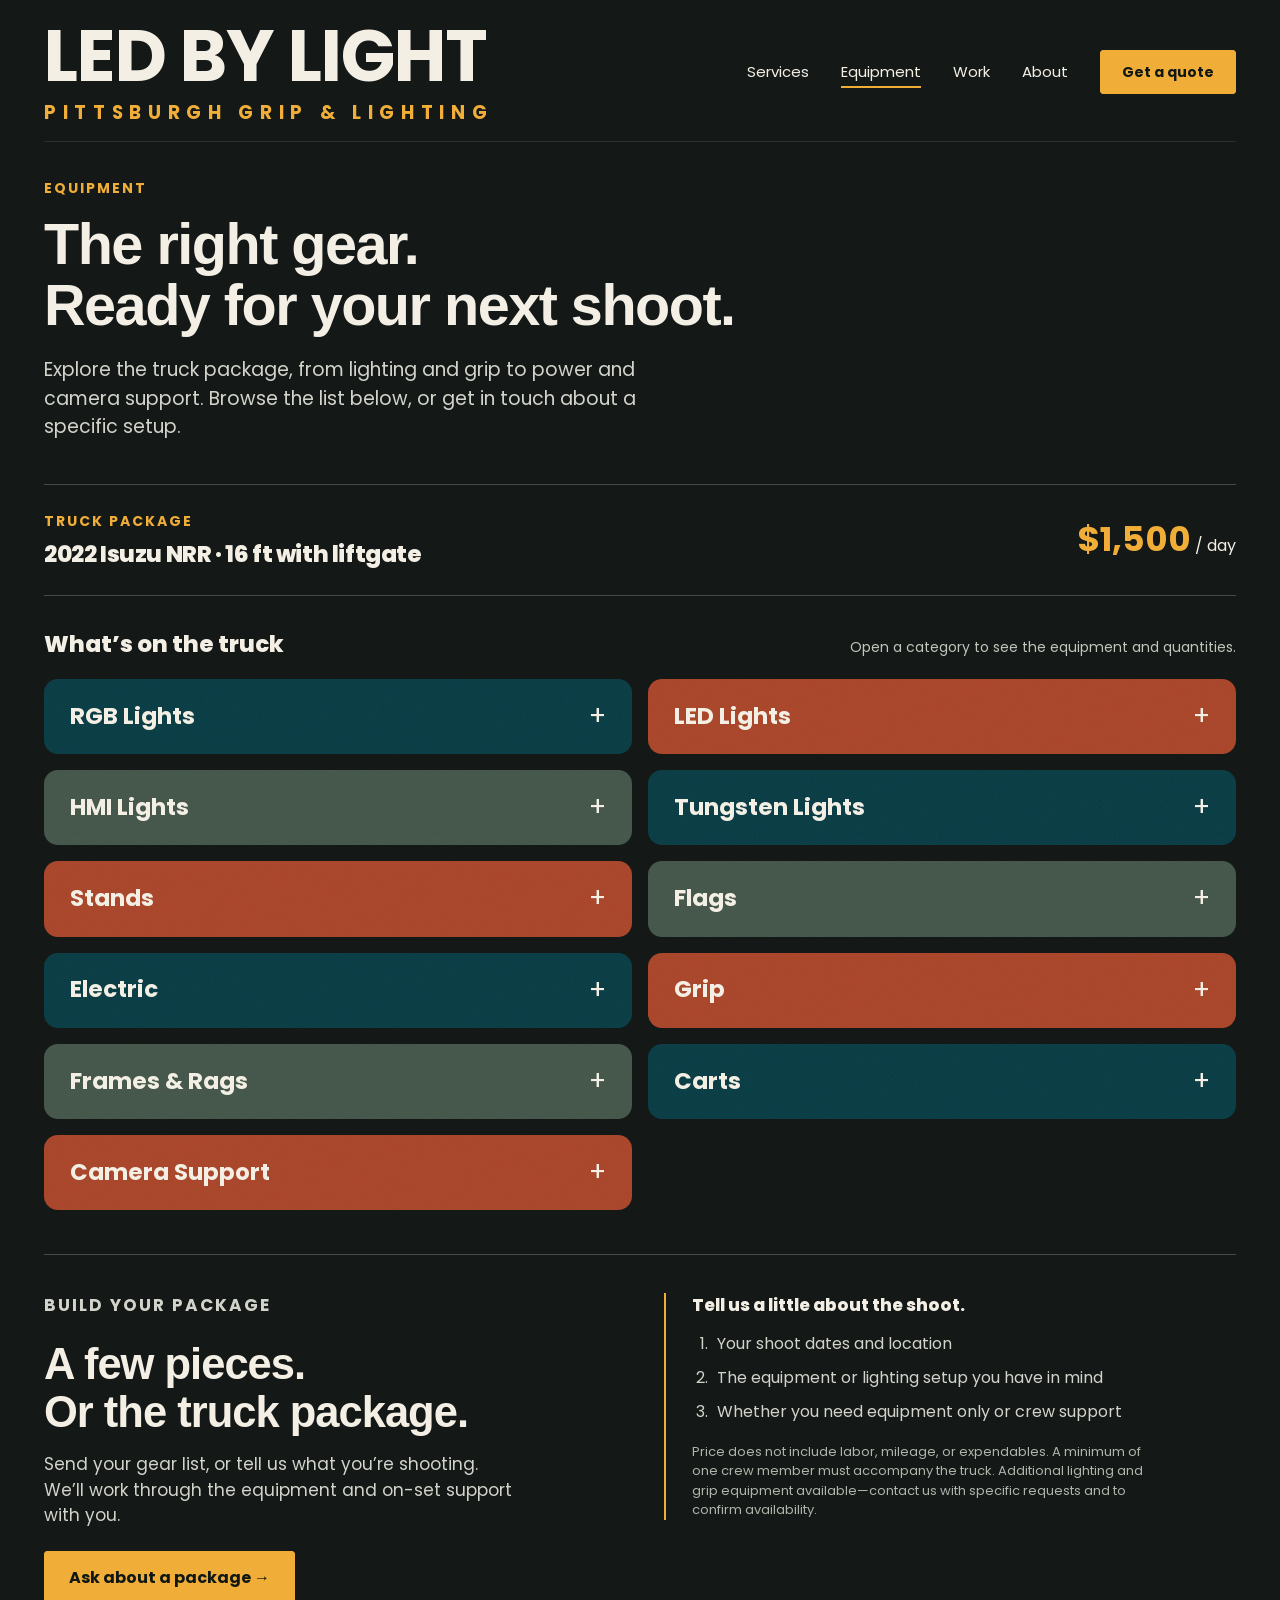
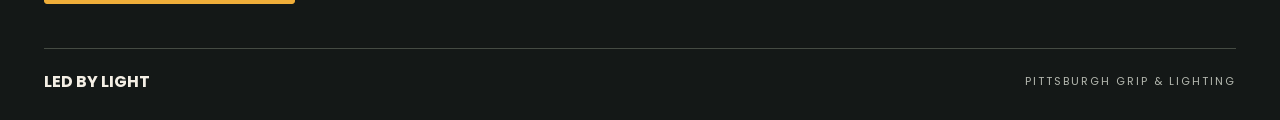
<file: equipment/index_old.html>
<!doctype html>
<html lang="en">
<head>
  <meta charset="utf-8">
  <meta name="viewport" content="width=device-width,initial-scale=1">
  <meta name="description" content="Lighting, grip, power and control for your next production. Plan an equipment package with Led by Light in Pittsburgh.">
  <meta name="theme-color" content="#141817">
  <title>Equipment | Led by Light</title>
  <link rel="icon" href="/assets/favicon.svg" type="image/svg+xml">
  <link rel="stylesheet" href="/styles.css?v=equipment1">
  <script src="/script.js" defer></script>
  <style>
    .equipment-page{background:var(--charcoal);color:var(--ivory)}
    .equipment-page .header{position:relative;z-index:10}
    .equipment-page nav [aria-current="page"]{text-decoration:underline;text-decoration-color:var(--amber);text-decoration-thickness:2px;text-underline-offset:9px}
    .equipment-intro{border-top:1px solid #f4efe51c;padding-block:36px 42px}
    .equipment-eyebrow{margin:0 0 16px;color:var(--amber);font-size:14px;font-weight:700;letter-spacing:2px;text-transform:uppercase}
    .equipment-intro h1{font-family:Geometric,Arial,sans-serif;font-size:clamp(36px,4.5vw,62px);line-height:1.06;letter-spacing:-1.5px;margin:0;max-width:900px}
    .equipment-lead{max-width:640px;font-size:19px;line-height:1.5;margin:20px 0 0;color:#d2d3ca}
    .equipment-grid{display:grid;grid-template-columns:repeat(2,minmax(0,1fr));gap:20px;padding-bottom:44px}
    .equipment-group{border-radius:18px;padding:28px 30px;min-width:0}
    .equipment-group.lighting{background:var(--amber);color:var(--text)}
    .equipment-group.grip{background:var(--teal);color:var(--ivory)}
    .equipment-group.power{background:var(--rust);color:var(--ivory)}
    .equipment-group.data{background:var(--moss);color:var(--ivory)}
    .equipment-group .group-top{display:flex;align-items:baseline;justify-content:space-between;gap:16px;border-bottom:1px solid currentColor;padding-bottom:18px;margin-bottom:18px}
    .equipment-group h2{font-family:Geometric,Arial,sans-serif;font-size:30px;line-height:1.1;letter-spacing:-.7px;margin:0}
    .group-number{font-size:12px;letter-spacing:1px;opacity:.7}
    .equipment-group p{font-size:16px;line-height:1.5;margin:0 0 20px;max-width:450px}
    .equipment-group ul{list-style:none;margin:0;padding:0}
    .equipment-group li{padding:10px 0;border-top:1px solid #f4efe52b;font-size:16px;line-height:1.35}
    .equipment-group.lighting li{border-color:#14181725}
    .equipment-group li:first-child{border-top:0;padding-top:0}
    .package-request{border-top:1px solid var(--line);padding-block:38px 44px;display:grid;grid-template-columns:1fr 1fr;gap:48px;align-items:start}
    .package-request h2{font-family:Geometric,Arial,sans-serif;font-size:clamp(30px,3.4vw,44px);line-height:1.1;letter-spacing:-1px;margin:0 0 16px}
    .package-request p{font-size:17px;line-height:1.5;max-width:470px;margin:0 0 22px;color:#d2d3ca}
    .request-details{border-left:2px solid var(--amber);padding-left:26px}
    .request-details h3{font-size:17px;margin:0 0 14px}
    .request-details ol{padding-left:20px;margin:0;color:#d2d3ca;font-size:16px;line-height:1.5}
    .request-details li{padding-left:5px;margin-bottom:10px}
    .request-details .availability{font-size:13px;margin:18px 0 0;line-height:1.5;color:#aeb5aa}
    .equipment-page .footer-bottom{border-top:0}
    @media(max-width:760px){
      .equipment-page .header .brand{font-size:26px}
      .equipment-intro{padding-block:26px 32px}
      .equipment-intro h1{font-size:clamp(34px,8vw,46px);letter-spacing:-1px}
      .equipment-lead{font-size:17px}
      .equipment-grid{gap:16px;padding-bottom:30px}
      .equipment-group{padding:23px 22px}
      .equipment-group h2{font-size:26px}
      .equipment-group p,.equipment-group li{font-size:15px}
      .package-request{gap:28px;padding-block:30px 34px}
    }
    @media(max-width:600px){
      .equipment-grid,.package-request{grid-template-columns:1fr}
      .equipment-group .group-top{padding-bottom:14px;margin-bottom:14px}
      .request-details{padding-left:20px}
    }

    .truck-rate{display:flex;align-items:center;justify-content:space-between;gap:24px;padding-block:26px;border-top:1px solid var(--line);border-bottom:1px solid var(--line);margin-bottom:32px}
    .truck-rate .equipment-eyebrow{margin-bottom:9px}
    .truck-rate h2{font-size:23px;line-height:1.25;margin:0;letter-spacing:-.4px}
    .day-rate{font-size:34px;font-weight:700;color:var(--amber);white-space:nowrap;margin:0}
    .day-rate span{font-size:16px;font-weight:400;color:var(--ivory)}
    .inventory-heading{display:flex;justify-content:space-between;gap:20px;align-items:baseline;margin-bottom:18px}
    .inventory-heading h2{font-size:23px;margin:0}
    .inventory-heading p{font-size:14px;color:#bfc6ba;margin:0}
    .inventory-grid{align-items:start;gap:16px}
    .inventory-group{border-radius:14px;overflow:hidden;min-width:0}
    .inventory-group summary{display:flex;justify-content:space-between;align-items:center;gap:16px;padding:22px 26px;cursor:pointer;font-weight:700;font-size:23px;line-height:1.2;list-style:none}
    .inventory-group summary::-webkit-details-marker{display:none}
    .inventory-toggle::after{content:'+';font-size:26px;font-weight:400}
    .inventory-group[open] .inventory-toggle::after{content:'−'}
    .inventory-group summary:focus-visible{outline:3px solid currentColor;outline-offset:-6px;border-radius:14px}
    .inventory-items{padding:0 26px 24px;font-size:16px;line-height:1.5;overflow-wrap:anywhere}
    .inventory-items>p{margin:0;padding:10px 0;border-top:1px solid #f4efe533}
    .inventory-items ul{padding-left:23px;margin:0 0 16px}
    .inventory-items li{margin:4px 0}
    .inventory-items li p{margin:0}
    @media(max-width:760px){.truck-rate h2{font-size:20px}.day-rate{font-size:29px}.inventory-heading{display:block}.inventory-heading p{margin-top:8px}.inventory-group summary{padding:19px 20px;font-size:21px}.inventory-items{padding:0 20px 20px;font-size:15px}}
    @media(max-width:600px){.truck-rate{align-items:flex-start;flex-direction:column;gap:16px}.inventory-grid{grid-template-columns:1fr}}

    /* Independent stacks; mobile retains the original category order. */
    .inventory-column{display:flex;flex-direction:column;gap:16px;min-width:0}
    .inventory-group{position:relative;isolation:isolate;color:var(--ivory)}
    .inventory-group.teal{background-color:var(--teal)}
    .inventory-group.rust{background-color:var(--rust)}
    .inventory-group.moss{background-color:var(--moss)}
    .inventory-group::before{
      content:"";position:absolute;inset:0;pointer-events:none;z-index:0;
      opacity:.055;
      background-image:url("data:image/svg+xml,%3Csvg xmlns='http://www.w3.org/2000/svg' width='180' height='180'%3E%3Cfilter id='grain'%3E%3CfeTurbulence type='fractalNoise' baseFrequency='.8' numOctaves='3' stitchTiles='stitch'/%3E%3C/filter%3E%3Cpath fill='%23fff' filter='url(%23grain)' d='M0 0h180v180H0z'/%3E%3C/svg%3E");
    }
    .inventory-group>summary,.inventory-group>.inventory-items{position:relative;z-index:1}
  </style>
</head>
<body class="equipment-page">
  <a class="skip" href="#main">Skip to content</a>
  <header class="header wrap">
    <a class="brand" href="/" aria-label="Led by Light home">LED BY LIGHT <span class="brand-tag">PITTSBURGH GRIP &amp; LIGHTING</span></a>
    <button class="menu-toggle" aria-expanded="false" aria-controls="navigation">Menu <span aria-hidden="true">☰</span></button>
    <nav id="navigation" aria-label="Main navigation">
      <a href="/#services">Services</a><a href="/equipment" aria-current="page">Equipment</a><a href="/work">Work</a><a href="/about">About</a><a class="button small" href="/contact">Get a quote</a>
    </nav>
  </header>
  <main id="main">
    <section class="equipment-intro wrap" aria-labelledby="equipment-title">
      <p class="equipment-eyebrow">Equipment</p>
      <h1 id="equipment-title">The right gear.<br>Ready for your next shoot.</h1>
      <p class="equipment-lead">Explore the truck package, from lighting and grip to power and camera support. Browse the list below, or get in touch about a specific setup.</p>
    </section>
    <section class="truck-rate wrap" aria-label="Truck package">
      <div><p class="equipment-eyebrow">Truck package</p><h2>2022 Isuzu NRR · 16 ft with liftgate</h2></div>
      <p class="day-rate">$1,500<span> / day</span></p>
    </section>
    <div class="inventory-heading wrap"><h2>What’s on the truck</h2><p>Open a category to see the equipment and quantities.</p></div>
    <section class="equipment-grid inventory-grid wrap" aria-label="Equipment inventory">
<details class="inventory-group teal"><summary><span>RGB Lights</span><span class="inventory-toggle" aria-hidden="true"></span></summary><div class="inventory-items"><p>(1) Arri Skypanel S60 (Chimera w/ Grid, 50º Honeycrate)</p><p>(1) Arri Skypanel S30</p><p>(1) Nanlux Dyno 1200C</p><p>(2) Creamsource Vortex 8</p><p>(2) Creamsource Vortex 4</p><p>(2) Lite Panels Gemini 2x1 (Chimera, Snapgrid)</p><p>(2) Litemat Spectrum 2L (Snapgrid)</p><p>(8) Astera Titan Tubes (Snapgrid, Honeycrate)</p><p>(8) Astera Helios Tubes (Snapgrid, Honeycrate)</p><p>(16) Astera NYX Bulbs</p><p>(8) Astera Luna Bulbs</p><p>(1) Digital Sputnik DS3 Modular Kit</p><p>(2) Kino Flo Freestyle 31</p><p>(1) Hive Wasp 100-C</p><p>(1) Nanlux 60C (Leko Attachment, Lantern, Softbox)</p><p>(1) Nanlite Forza 60C (Lantern, Softbox,Projector)</p><p>(2) Nanlite Pavo Tube 6C</p><p>(2) Aputure Storm 80C (Softbox, Lantern)</p><p>(4) Aputure MC </p><p>(8) Aputure MC Pro </p><p>(8) Aputure Infinibars</p><p>(2) Aputure MC Pro 1’ Tube (Snapgrid)</p></div></details>
<details class="inventory-group rust"><summary><span>LED Lights</span><span class="inventory-toggle" aria-hidden="true"></span></summary><div class="inventory-items"><p>(1) Nanlux 2400B</p><p>(1) Mole 10K Daylight</p><p>(1) Aputure 1200x (Fresnel)</p><p>(1) Aputure 1200d (Spotlight Max 36º)</p><p>(2) Aputure 600d (F10 Fresnel, BarnDoors, 5’ Octobox w/ grid, 3’ Lantern)</p><p>(1) Aputure 300x (Spotlight 36º, Fresnel 2X, Barndoors)</p><p>(2) Aputure Storm 400X</p><p>(2) LiteTile+ 4'x4' Kit</p><p>(1) Litemat 8 Plus</p><p>(4) Litemat 4 Plus (Snapgrid)</p><p>(3) Litemat 4 S2</p><p>(1) Litemat 2 S2 (Snapgrid)</p><p>(3) Astra 6X Bi-Color (Softbox, Snapgrid)</p><p>(2) Astra 4X Bi-Color (Softbox, Snapgrid)</p><p>(1) Astra 4X Daylight (Softbox, Snapgrid)</p><p>(2) Aputure 60x</p><p>(2) Dracast Silkray 400B</p><p>(1) Draycast Calmux</p><p>(1) Alladin Eye-Light</p></div></details>
<details class="inventory-group moss"><summary><span>HMI Lights</span><span class="inventory-toggle" aria-hidden="true"></span></summary><div class="inventory-items"><p>(1) Arri M18</p><p>(1) Joker2 800</p></div></details>
<details class="inventory-group teal"><summary><span>Tungsten Lights</span><span class="inventory-toggle" aria-hidden="true"></span></summary><div class="inventory-items"><p>(2) Arri T1 1000w</p><p>(1) Arri Open face 750w</p><p>(2) Arri 650w</p><p>(2) ETC Source Four Leko 36°&nbsp;750w</p><p>(3) Arri 300w</p><p>(1) Arri 150w</p></div></details>
<details class="inventory-group rust"><summary><span>Stands</span><span class="inventory-toggle" aria-hidden="true"></span></summary><div class="inventory-items"><p>(4) Three Riser Combo</p><p>(3) Two Riser Combo</p><p>(2) Mini Mombo Combo</p><p>(2) Mombo Combo</p><p>(1) Minivator Crank Stand</p><p>(2) Low Boy Combo</p><p>(5) Triple Riser Baby</p><p>(2) Two Riser Baby</p><p>(2) Overhead Stand 19'</p><p>(5) Lightweight Kit Stand</p><p>(2) Preemie</p><p>(2) Rolling Baby</p><p>(14) C Stand</p></div></details>
<details class="inventory-group moss"><summary><span>Flags</span><span class="inventory-toggle" aria-hidden="true"></span></summary><div class="inventory-items"><p>(8) Floppy</p><p>(8) 4x4 Frame</p><ul><li><p>216</p></li><li><p>250</p></li><li><p>251</p></li><li><p>Opal</p></li><li><p>Bleached Muslin Slip on</p></li><li><p>Unbleached Muslin Slip on</p></li><li><p>Eggcrate</p></li></ul><p>(6) 2x3 Solid</p><p>(3) 2x3 Double</p><p>(3) 2x3 Single</p><p>(1) 2x3 Silk</p><p>(2) 18"x24" Solid</p><p>(1) 18"x24" Double</p><p>(1) 18"x24" Single</p><p>(1) 18"x24" Silk</p></div></details>
<details class="inventory-group teal"><summary><span>Electric</span><span class="inventory-toggle" aria-hidden="true"></span></summary><div class="inventory-items"><p>(6) 50ft Stinger</p><p>(18) 25ft Stinger</p><p>(2) Dimmer 1000w</p><p>(2) Dimmer 600w</p><p>(2) Socket Dimmer</p><p>(2) Quad Box</p><p>(8) Cube Tap</p><p>(5) Ground Adapter</p><p>(2) Uncle Fester</p><p>(2) Pig Nose</p><p>(1) Black Zip Cord</p><p>(1) Honda Generator 3000w</p></div></details>
<details class="inventory-group rust"><summary><span>Grip</span><span class="inventory-toggle" aria-hidden="true"></span></summary><div class="inventory-items"><p>(1) Fotodiox 48x72" 5-in-1 Reflector</p><p>(3) Quacker Clamp</p><p>(2) Cardellini Clamp - End Jaw 2"</p><p>(2) Cardellini Clamp - End Jaw 6"</p><p>(2) Cardellini Clamp - Center Jaw 3”&nbsp;</p><p>(2) Baby Grid Clamp</p><p>(2) Junior Grid Clamp Receiver&nbsp;</p><p>(2) Junior Grid Clamp</p><p>(2) Baby Pipe Clamp</p><p>(4) Junior Grip head 4" (Lolli-pop)</p><p>(2) C-Clamp w/ Baby Pins - 6"</p><p>(2) Baby Sitt’r</p><p>(2) Junior to Baby Adapter</p><p>(4) Mafer Clamp</p><p>(2) Python Clamp w/ Baby Pin</p><p>(2) Python Clamp w/ Grip Joint</p><p>(6) Pigeon Plate</p><p>(6) 35lb Sand Bag</p><p>(16) 20lb Sand Bag</p><p>(1) 18in Offset Arm</p><p>(1) Baby Double Header</p><p>(2) Scissor Clamp</p><p>(2) Nesting Apple Box Set</p><p>(2) Apple Box Set</p><p>(1) 4ft Ladder</p><p>(1) 8ft Ladder</p><p>(2) Sound Blanket</p><p>(2) 4x4' Bead Board</p><p>(2) 2x4' Bead Board&nbsp;</p><p>(2) 1x1 mirror</p><p>(1) American Menace Arm Kit</p><p>(2) Speed Rail Ear</p><p>(2) Speed Rail 12'</p><p>(2) Speed Rail 8'</p><p>(2) Speed Rail 5'</p><p>(2) Speed Rail 6’</p><p>&nbsp; &nbsp; &nbsp; &nbsp;Safety Chains</p><p>&nbsp; &nbsp; &nbsp; &nbsp;A Clamp (1, 2, 3)&nbsp;</p><p>&nbsp; &nbsp; &nbsp; &nbsp;C47s</p></div></details>
<details class="inventory-group moss"><summary><span>Frames & Rags</span><span class="inventory-toggle" aria-hidden="true"></span></summary><div class="inventory-items"><p>(1) 12x12 Frame</p><ul><li><p>Silent Full Grid</p></li><li><p>Silent Light Grid</p></li><li><p>Silent Quarter Grid</p></li><li><p>(2) Solid</p></li><li><p>Net (Single, Double)</p></li><li><p>Ultrabounce</p></li></ul><p>(1) 8x8 Frame</p><ul><li><p>Silent Full Grid</p></li><li><p>Silent Light Grid</p></li><li><p>Silent Quarter Grid</p></li><li><p>Ultrabounce</p></li><li><p>Green Screen</p></li><li><p>Solid</p></li></ul><p>&nbsp;(1) 6x6 Frame</p><ul><li><p>Silent Full Grid</p></li><li><p>Silent Light Grid</p></li><li><p>Silent Quarter Grid</p></li><li><p>Ultrabounce</p></li><li><p>Bleached Muslin</p></li><li><p>Silk</p></li><li><p>Solid</p></li><li><p>Net (Single, Double)</p></li><li><p>Egg Crate 50°</p></li></ul></div></details>
<details class="inventory-group teal"><summary><span>Carts</span><span class="inventory-toggle" aria-hidden="true"></span></summary><div class="inventory-items"><p>Back Stage Super Duz-All Mini Cart</p><p>Back Stage EZ Load Grip/Electric Cart</p><p>Back Stage 4x4 Mini Cart</p><p>Back Stage Head Mini Cart</p><p>BackStage Kino Cart</p></div></details>
<details class="inventory-group rust"><summary><span>Camera Support</span><span class="inventory-toggle" aria-hidden="true"></span></summary><div class="inventory-items"><p>J.L Fisher Model 10 Dolly</p><ul><li><p>(1) 4 Way Heavy Duty Level Head</p></li><li><p>(1) 4 Way Low Level Head</p></li><li><p>(1) Small Seat</p></li><li><p>(1) Large Seat</p></li><li><p>(2) Push Post</p></li><li><p>(2) Carry Handle</p></li><li><p>(2) Front Pins</p></li><li><p>(1) Knee Bumper</p></li><li><p>(2) Low Side Board</p></li><li><p>(2) Front Boards</p></li><li><p>(2) High Side Board</p></li><li><p>(1) Battery Box</p></li><li><p>(1) Beam Step Standing Platform</p></li><li><p>(2) Diving boards</p></li><li><p>(1) Front Board Bridge</p></li><li><p>(1) Camera Riser 6”</p></li><li><p>(1) Camera Riser 12”</p></li><li><p>(1) 90° Camera Angle Plate</p></li><li><p>(1) Camera Offset 10”</p></li><li><p>(1) Camera Offset 24”</p></li><li><p>(1) Rotating Offset</p></li><li><p>(1) Seat Offset High</p></li><li><p>(1) Seat Offset Straight</p></li><li><p>(1) Seat Riser Adjustable</p></li><li><p>(1) Soft Compound Wheel Set</p><p></p></li></ul></div></details>
    </section>
    <section class="package-request wrap" aria-labelledby="package-request-title">
      <div>
        <p class="equipment-eyebrow">Build your package</p>
        <h2 id="package-request-title">A few pieces.<br>Or the truck package.</h2>
        <p>Send your gear list, or tell us what you’re shooting. We’ll work through the equipment and on-set support with you.</p>
        <a class="button" href="/contact">Ask about a package <span aria-hidden="true">&nbsp;→</span></a>
      </div>
      <div class="request-details">
        <h3>Tell us a little about the shoot.</h3>
        <ol><li>Your shoot dates and location</li><li>The equipment or lighting setup you have in mind</li><li>Whether you need equipment only or crew support</li></ol>
        <p class="availability">Price does not include labor, mileage, or expendables. A minimum of one crew member must accompany the truck. Additional lighting and grip equipment available—contact us with specific requests and to confirm availability.</p>
      </div>
    </section>
  </main>
  <footer class="footer wrap"><div class="footer-bottom"><a class="brand" href="/">LED BY LIGHT</a><p>PITTSBURGH GRIP &amp; LIGHTING</p></div></footer>
<script>
(() => {
  const grid = document.querySelector('.inventory-grid');
  const cards = Array.from(grid.children);
  const desktop = window.matchMedia('(min-width:601px)');
  function arrangeColumns() {
    if (desktop.matches) {
      const columns = [document.createElement('div'), document.createElement('div')];
      columns.forEach(column => column.className = 'inventory-column');
      cards.forEach((card, index) => columns[index % 2].append(card));
      grid.replaceChildren(...columns);
    } else {
      grid.replaceChildren(...cards);
    }
  }
  desktop.addEventListener('change', arrangeColumns);
  arrangeColumns();
})();
</script>
</body>
</html>
</file>
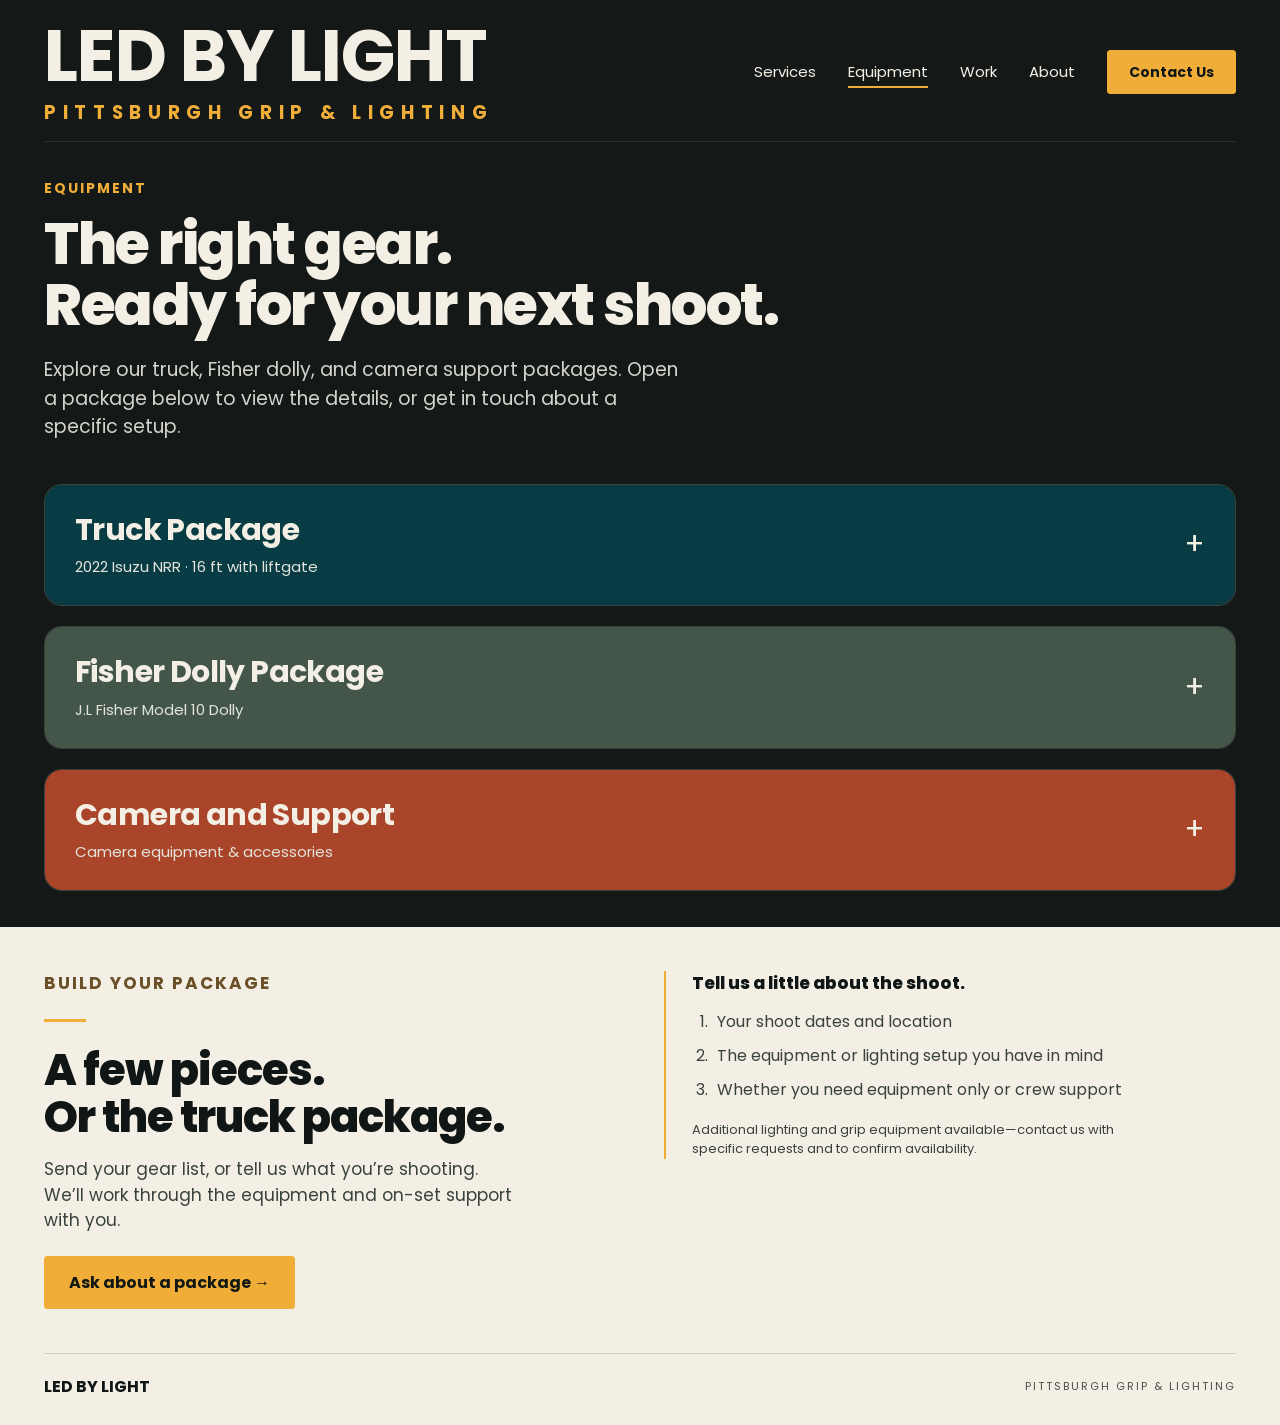
<file: equipment/Prespecindex.html>
<!doctype html>
<html lang="en">
<head>
  <meta charset="utf-8">
  <meta name="viewport" content="width=device-width,initial-scale=1">
  <meta name="description" content="Lighting, grip, power and control for your next production. Plan an equipment package with Led by Light in Pittsburgh.">
  <meta name="theme-color" content="#141817">
  <title>Equipment | Led by Light</title>
  <link rel="icon" href="/assets/favicon.svg" type="image/svg+xml">
  <link rel="stylesheet" href="/styles.css?v=poppins1">
  <script src="/script.js" defer></script>
  <style>
    .equipment-page{background:var(--charcoal);color:var(--ivory)}
    .equipment-page .header{position:relative;z-index:10}
    .equipment-page nav [aria-current="page"]{text-decoration:underline;text-decoration-color:var(--amber);text-decoration-thickness:2px;text-underline-offset:9px}
    .equipment-intro{border-top:1px solid #f4efe51c;padding-block:36px 42px}
    .equipment-eyebrow{margin:0 0 16px;color:var(--amber);font-size:14px;font-weight:700;letter-spacing:2px;text-transform:uppercase}
    .equipment-intro h1{font-family:'Poppins',Arial,sans-serif;font-size:clamp(36px,4.5vw,62px);line-height:1.06;letter-spacing:-1.5px;margin:0;max-width:900px}
    .equipment-lead{max-width:640px;font-size:19px;line-height:1.5;margin:20px 0 0;color:#d2d3ca}
    .equipment-grid{display:grid;grid-template-columns:repeat(2,minmax(0,1fr));gap:20px;padding-bottom:44px}
    .equipment-group{border-radius:18px;padding:28px 30px;min-width:0}
    .equipment-group.lighting{background:var(--amber);color:var(--text)}
    .equipment-group.grip{background:var(--teal);color:var(--ivory)}
    .equipment-group.power{background:var(--rust);color:var(--ivory)}
    .equipment-group.data{background:var(--moss);color:var(--ivory)}
    .equipment-group .group-top{display:flex;align-items:baseline;justify-content:space-between;gap:16px;border-bottom:1px solid currentColor;padding-bottom:18px;margin-bottom:18px}
    .equipment-group h2{font-family:'Poppins',Arial,sans-serif;font-size:30px;line-height:1.1;letter-spacing:-.7px;margin:0}
    .group-number{font-size:12px;letter-spacing:1px;opacity:.7}
    .equipment-group p{font-size:16px;line-height:1.5;margin:0 0 20px;max-width:450px}
    .equipment-group ul{list-style:none;margin:0;padding:0}
    .equipment-group li{padding:10px 0;border-top:1px solid #f4efe52b;font-size:16px;line-height:1.35}
    .equipment-group.lighting li{border-color:#14181725}
    .equipment-group li:first-child{border-top:0;padding-top:0}
    .package-request{border-top:1px solid var(--line);padding-block:38px 44px;display:grid;grid-template-columns:1fr 1fr;gap:48px;align-items:start}
    .package-request h2{font-family:'Poppins',Arial,sans-serif;font-size:clamp(30px,3.4vw,44px);line-height:1.1;letter-spacing:-1px;margin:0 0 16px}
    .package-request p{font-size:17px;line-height:1.5;max-width:470px;margin:0 0 22px;color:#d2d3ca}
    .request-details{border-left:2px solid var(--amber);padding-left:26px}
    .request-details h3{font-size:17px;margin:0 0 14px}
    .request-details ol{padding-left:20px;margin:0;color:#d2d3ca;font-size:16px;line-height:1.5}
    .request-details li{padding-left:5px;margin-bottom:10px}
    .request-details .availability{font-size:13px;margin:18px 0 0;line-height:1.5;color:#aeb5aa}
    .equipment-page .footer-bottom{border-top:0}
    @media(max-width:760px){
      .equipment-page .header .brand{font-size:26px}
      .equipment-intro{padding-block:26px 32px}
      .equipment-intro h1{font-size:clamp(34px,8vw,46px);letter-spacing:-1px}
      .equipment-lead{font-size:17px}
      .equipment-grid{gap:16px;padding-bottom:30px}
      .equipment-group{padding:23px 22px}
      .equipment-group h2{font-size:26px}
      .equipment-group p,.equipment-group li{font-size:15px}
      .package-request{gap:28px;padding-block:30px 34px}
    }
    @media(max-width:600px){
      .equipment-grid,.package-request{grid-template-columns:1fr}
      .equipment-group .group-top{padding-bottom:14px;margin-bottom:14px}
      .request-details{padding-left:20px}
    }

    .truck-rate{display:flex;align-items:center;justify-content:space-between;gap:24px;padding-block:26px;border-top:1px solid var(--line);border-bottom:1px solid var(--line);margin-bottom:32px}
    .truck-rate .equipment-eyebrow{margin-bottom:9px}
    .truck-rate h2{font-size:23px;line-height:1.25;margin:0;letter-spacing:-.4px}
    .day-rate{font-size:34px;font-weight:700;color:var(--amber);white-space:nowrap;margin:0}
    .day-rate span{font-size:16px;font-weight:400;color:var(--ivory)}
    .inventory-heading{display:flex;justify-content:space-between;gap:20px;align-items:baseline;margin-bottom:18px}
    .inventory-heading h2{font-size:23px;margin:0}
    .inventory-heading p{font-size:14px;color:#bfc6ba;margin:0}
    .inventory-grid{align-items:start;gap:16px}
    .inventory-group{border-radius:14px;overflow:hidden;min-width:0}
    .inventory-group summary{display:flex;justify-content:space-between;align-items:center;gap:16px;padding:22px 26px;cursor:pointer;font-weight:700;font-size:23px;line-height:1.2;list-style:none}
    .inventory-group summary::-webkit-details-marker{display:none}
    .inventory-toggle::after{content:'+';font-size:26px;font-weight:400}
    .inventory-group[open] .inventory-toggle::after{content:'−'}
    .inventory-group summary:focus-visible{outline:3px solid currentColor;outline-offset:-6px;border-radius:14px}
    .inventory-items{padding:0 26px 24px;font-size:16px;line-height:1.5;overflow-wrap:anywhere}
    .inventory-items>p{margin:0;padding:10px 0;border-top:1px solid #f4efe533}
    .inventory-items ul{padding-left:23px;margin:0 0 16px}
    .inventory-items li{margin:4px 0}
    .inventory-items li p{margin:0}
    @media(max-width:760px){.truck-rate h2{font-size:20px}.day-rate{font-size:29px}.inventory-heading{display:block}.inventory-heading p{margin-top:8px}.inventory-group summary{padding:19px 20px;font-size:21px}.inventory-items{padding:0 20px 20px;font-size:15px}}
    @media(max-width:600px){.truck-rate{align-items:flex-start;flex-direction:column;gap:16px}.inventory-grid{grid-template-columns:1fr}}

    /* Independent stacks; mobile retains the original category order. */
    .inventory-column{display:flex;flex-direction:column;gap:16px;min-width:0}
    .inventory-group{position:relative;isolation:isolate;color:var(--ivory)}
    .inventory-group.teal{background-color:var(--teal)}
    .inventory-group.rust{background-color:var(--rust)}
    .inventory-group.moss{background-color:var(--moss)}
    .inventory-group::before{
      content:"";position:absolute;inset:0;pointer-events:none;z-index:0;
      opacity:.055;
      background-image:url("data:image/svg+xml,%3Csvg xmlns='http://www.w3.org/2000/svg' width='180' height='180'%3E%3Cfilter id='grain'%3E%3CfeTurbulence type='fractalNoise' baseFrequency='.8' numOctaves='3' stitchTiles='stitch'/%3E%3C/filter%3E%3Cpath fill='%23fff' filter='url(%23grain)' d='M0 0h180v180H0z'/%3E%3C/svg%3E");
    }
    .inventory-group>summary,.inventory-group>.inventory-items{position:relative;z-index:1}

    .rental-packages{display:flex;flex-direction:column;gap:20px;padding-bottom:36px}
    .rental-package{border:1px solid #f4efe524;background:#1c2420;border-radius:18px;overflow:hidden}
    .rental-package>summary{display:flex;align-items:center;gap:24px;cursor:pointer;padding:28px 30px;list-style:none;background-image:repeating-linear-gradient(0deg,transparent 0 2px,#ffffff03 2px 3px)}
    .truck-package>summary{background-color:var(--teal)}
    .dolly-package>summary{background-color:var(--moss)}
    .camera-package>summary{background-color:var(--rust)}
    .rental-package>summary::-webkit-details-marker{display:none}
    .rental-package>summary:focus-visible{outline:3px solid var(--ivory);outline-offset:-6px}
    .package-label{display:block;flex:1;min-width:0}
    .package-name{display:block;font-family:'Poppins',Arial,sans-serif;font-size:30px;line-height:1.15;font-weight:700;letter-spacing:-.6px}
    .package-description{display:block;margin-top:9px;font-size:15px;line-height:1.4;color:#e3e4dc}
    .package-rate{font-size:28px;font-weight:700;white-space:nowrap}
    .package-rate>span{font-size:15px;font-weight:400}
    .package-toggle{flex:0 0 22px;text-align:center}
    .package-toggle::after{content:'+';font-size:30px;font-weight:400}
    .rental-package[open]>summary .package-toggle::after{content:'−'}
    .package-content{padding:24px}
    .inventory-caption{font-size:20px;margin:0 0 20px}
    .rental-package .inventory-grid{padding-bottom:0}
    .inventory-group>h3{position:relative;z-index:1;font-size:23px;line-height:1.2;margin:0;padding:22px 26px;font-weight:700}
    .package-terms{margin:22px 0 0;font-size:13px;line-height:1.5;color:#bfc6ba}
    .coming-soon{font-size:17px;line-height:1.5;margin:0;padding:8px 0}
    .coming-soon a{text-decoration:underline;text-underline-offset:3px}
    @media(max-width:760px){.rental-package>summary{padding:22px;gap:16px}.package-name{font-size:26px}.package-rate{font-size:25px}.package-content{padding:18px}.inventory-group>h3{font-size:21px;padding:19px 20px}}
    @media(max-width:600px){.rental-package>summary{display:grid;grid-template-columns:minmax(0,1fr) 22px;gap:14px}.package-label{grid-column:1;grid-row:1}.package-toggle{grid-column:2;grid-row:1}.package-rate{grid-column:1;grid-row:2}.package-description{font-size:14px}.package-content{padding:14px}.rental-packages{gap:16px;padding-bottom:28px}}
    .expanded-rate{margin:0 0 22px;font-size:28px;line-height:1.3;font-weight:700;color:var(--ivory)}
    .expanded-rate span{font-size:17px;font-weight:400}
    @media(max-width:600px){.expanded-rate{font-size:25px;margin-bottom:18px}.expanded-rate span{font-size:16px}}

    .gear-table{width:100%;border-collapse:collapse;table-layout:auto;font-size:16px;line-height:1.45}
    .gear-table th{font-size:11px;letter-spacing:1.2px;text-transform:uppercase;font-weight:400;opacity:.75;text-align:left;padding:0 0 12px}
    .gear-table td{padding:11px 0;border-top:1px solid #f4efe52b;vertical-align:top;overflow-wrap:anywhere}
    .gear-table th:last-child,.gear-table td:last-child{width:48px;padding-left:16px;text-align:right;white-space:nowrap;font-variant-numeric:tabular-nums}
    .gear-table td:last-child{color:#e0e4db}
    .gear-table .gear-subitem td:first-child{padding-left:18px;font-size:14px;color:#d0dbd3}
    .gear-table .gear-subitem td{padding-top:7px;padding-bottom:7px;border-top-color:#f4efe514}
    .quantity-note{font-size:13px;color:#bdc6ba;line-height:1.5;margin:-7px 0 22px}
    .dolly-model{font-size:17px;margin:-10px 0 24px;color:#d2d3ca}
    .dolly-groups{display:grid;grid-template-columns:repeat(2,minmax(0,1fr));align-items:start;gap:18px}
    .optional-addons{margin-top:24px;padding:24px 2px 0;border-top:1px solid var(--line)}
    .optional-addons h3{font-size:14px;text-transform:uppercase;letter-spacing:1.5px;color:var(--amber);margin:0 0 18px}
    .addon-table th:nth-child(2),.addon-table td:nth-child(2){width:60px;text-align:right;padding-left:14px;white-space:nowrap}
    .addon-table th:last-child,.addon-table td:last-child{width:130px}
    @media(max-width:600px){.dolly-groups{grid-template-columns:1fr;gap:16px}.gear-table{font-size:14px}.gear-table th{font-size:10px}.gear-table td{padding-block:10px}.gear-table th:last-child,.gear-table td:last-child{padding-left:10px}.gear-table .gear-subitem td:first-child{font-size:13px;padding-left:12px}.addon-table th:last-child,.addon-table td:last-child{width:85px}.addon-table th:last-child{white-space:normal}.addon-table th:nth-child(2),.addon-table td:nth-child(2){width:40px;padding-left:8px}}

    .high-output-note{max-width:700px;margin:0 0 22px;color:#d2d3ca;font-size:16px;line-height:1.6}
    .high-output-table th:last-child,.high-output-table td:last-child{width:145px}
    @media(max-width:600px){.high-output-note{font-size:14px}.high-output-table th:last-child,.high-output-table td:last-child{width:100px}.high-output-table th:last-child{white-space:normal}}

    /* Fixture specs expand within the equipment row, independently of the package. */
    .inventory-group .fixture-details>summary{padding:0;gap:12px;align-items:flex-start;font-size:inherit;font-weight:400;line-height:1.45;border-radius:4px}
    .inventory-group .fixture-details>summary:focus-visible{outline:2px solid var(--amber);outline-offset:4px;border-radius:4px}
    .fixture-accessories{color:#d0dbd3}
    .fixture-info{display:inline-flex;align-items:center;gap:5px;flex-shrink:0;min-height:28px;color:var(--amber);font-size:12px;font-weight:600;white-space:nowrap}
    .fixture-info>span{font-size:19px;line-height:1}
    .fixture-details[open] .fixture-info{color:var(--ivory)}
    .fixture-sheet{margin-top:16px;padding:16px;background:#0003;border:1px solid #f4efe526;border-radius:10px;font-size:13px;line-height:1.5}
    .fixture-sheet-title{margin:0 0 12px;font-weight:700;color:var(--amber)}
    .fixture-sheet dl{margin:0 0 14px}
    .fixture-sheet dl>div{padding:8px 0;border-bottom:1px solid #f4efe51a}
    .fixture-sheet dt{color:#bdcbc5;font-size:11px}
    .fixture-sheet dd{margin:2px 0 0}
    .fixture-sheet a{display:inline-block;text-decoration:underline;text-underline-offset:3px}
    @media(max-width:600px){.inventory-group .fixture-details>summary{flex-wrap:wrap;gap:4px}.fixture-sheet{padding:12px}}
  </style>
<style id="matching-bottom-sections">
/* Shared warm-white closing section, matching the Work page. */
.site-bottom.wrap{
  width:100%;max-width:none;margin-inline:0;
  padding:44px max(44px,calc((100% - 1280px)/2));
  background:#f4efe5;color:#101615;border-top:0;
}
.site-bottom h2,.site-bottom h3{color:var(--text)}
.site-bottom h2::before{
  content:"";display:block;width:42px;height:3px;
  background:var(--amber);margin-bottom:24px;
}
.site-bottom p,.site-bottom ol,.site-bottom .availability{color:#39423d}
.site-bottom .equipment-eyebrow,.site-bottom .services-kicker{color:#6b5027}
.site-bottom .request-details,.site-bottom .planning-note{border-left-color:var(--amber)}
.site-bottom a:focus-visible{outline-color:var(--teal)}
.site-bottom .about-equipment-link:hover{color:var(--teal)}
.contact-next{display:flex;align-items:center;justify-content:space-between;gap:38px}
.contact-next h2{
  font-family:'Poppins',Arial,sans-serif;font-size:clamp(30px,3.4vw,44px);
  line-height:1.1;letter-spacing:-1px;margin:0 0 16px;
}
.contact-next p{font-size:17px;line-height:1.5;max-width:620px;margin:0}
.contact-next .button{flex-shrink:0}
@media(max-width:1050px){.site-bottom.wrap{padding-inline:30px}}
@media(max-width:760px){
  .site-bottom.wrap{padding:34px 20px}
  .contact-next{flex-direction:column;align-items:flex-start;gap:24px}
  .contact-next h2{font-size:32px}
}

/* Continue the ivory section through the final brand/footer row. */
body .footer.wrap{
  width:100%;max-width:none;margin:0;
  padding-inline:max(44px,calc((100% - 1280px)/2));
  background:#f4efe5;color:#101615;border-top:0;
}
body .footer .footer-bottom{border-top:1px solid #10161526;color:#101615}
body .footer .footer-bottom p{color:#485149}
body .footer .footer-bottom a{color:#101615}
body .footer a:focus-visible{outline-color:#073b43}
@media(max-width:1050px){body .footer.wrap{padding-inline:30px}}
@media(max-width:760px){body .footer.wrap{padding-inline:20px}}

</style>
</head>
<body class="equipment-page">
  <a class="skip" href="#main">Skip to content</a>
  <header class="header wrap">
    <a class="brand" href="/" aria-label="Led by Light home">LED BY LIGHT <span class="brand-tag">PITTSBURGH GRIP &amp; LIGHTING</span></a>
    <button class="menu-toggle" aria-expanded="false" aria-controls="navigation">Menu <span aria-hidden="true">☰</span></button>
    <nav id="navigation" aria-label="Main navigation">
      <a href="/services">Services</a><a href="/equipment" aria-current="page">Equipment</a><a href="/work">Work</a><a href="/about">About</a><a class="button small" href="/contact">Contact Us</a>
    </nav>
  </header>
  <main id="main">
    <section class="equipment-intro wrap" aria-labelledby="equipment-title">
      <p class="equipment-eyebrow">Equipment</p>
      <h1 id="equipment-title">The right gear.<br>Ready for your next shoot.</h1>
      <p class="equipment-lead">Explore our truck, Fisher dolly, and camera support packages. Open a package below to view the details, or get in touch about a specific setup.</p>
    </section>
    <section class="rental-packages wrap" aria-label="Equipment packages">
      <details class="rental-package truck-package">
        <summary><span class="package-label"><span class="package-name">Truck Package</span><span class="package-description">2022 Isuzu NRR · 16 ft with liftgate</span></span><span class="package-toggle" aria-hidden="true"></span></summary>
        <div class="package-content"><p class="expanded-rate">$1,500<span> / day</span></p><h2 class="inventory-caption">What’s on the truck</h2><p class="quantity-note">Indented rows list the options or accessories beneath each item. A dash means a quantity was not specified.</p>
        <div class="equipment-grid inventory-grid">
<article class="inventory-group teal"><h3>RGB Lights</h3><div class="inventory-items"><table class="gear-table" aria-label="RGB Lights"><thead><tr><th scope="col">Equipment</th><th scope="col">QTY</th></tr></thead><tbody><tr><td><details class="fixture-details">
<summary><span>ARRI SkyPanel S60 <span class="fixture-accessories">(Chimera w/ Grid, 50º Honeycrate)</span></span><span class="fixture-info"><span aria-hidden="true">ⓘ</span> Specs</span></summary>
<div class="fixture-sheet">
<p class="fixture-sheet-title">SkyPanel S60-C · Quick specs</p>
<dl>
<div><dt>Light source</dt><dd>RGBW LED soft light</dd></div>
<div><dt>Color temperature</dt><dd>2,800–10,000 K; green/magenta adjustment</dd></div>
<div><dt>Power</dt><dd>400 W max; 100–240 V AC via power supply</dd></div>
<div><dt>Dimming</dt><dd>0–100%</dd></div>
<div><dt>Color quality</dt><dd>Average CRI &gt;95 / TLCI &gt;90</dd></div>
<div><dt>Beam / aperture</dt><dd>105° half-peak / 645 × 300 mm</dd></div>
<div><dt>Output at 3 m</dt><dd>1,535 lux at 5,600 K with standard diffusion (LE 2)</dd></div>
<div><dt>Control</dt><dd>Onboard, 5-pin DMX, RDM, Art-Net, sACN</dd></div>
<div><dt>Mount</dt><dd>28 mm junior pin</dd></div>
<div><dt>Weight</dt><dd>Approx. 12.6 kg / 27.8 lb (manual version)</dd></div>
</dl>
<a href="https://www.arri.com/resource/blob/31124/a3ef8cd7d9f50f5dcd314e9e1b2299de/arri-skypanel-s60-c-data-sheet-en-data.pdf" target="_blank" rel="noopener noreferrer">Full ARRI datasheet (PDF) <span aria-hidden="true">↗</span></a>
</div>
</details></td><td>1</td></tr><tr><td>Arri Skypanel S30</td><td>1</td></tr><tr><td>Nanlux Dyno 1200C</td><td>1</td></tr><tr><td>Creamsource Vortex 8</td><td>2</td></tr><tr><td>Creamsource Vortex 4</td><td>2</td></tr><tr><td>Lite Panels Gemini 2x1 (Chimera, Snapgrid)</td><td>2</td></tr><tr><td>Litemat Spectrum 2L (Snapgrid)</td><td>2</td></tr><tr><td>Astera Titan Tubes (Snapgrid, Honeycrate)</td><td>8</td></tr><tr><td>Astera Helios Tubes (Snapgrid, Honeycrate)</td><td>8</td></tr><tr><td>Astera NYX Bulbs</td><td>16</td></tr><tr><td>Astera Luna Bulbs</td><td>8</td></tr><tr><td>Digital Sputnik DS3 Modular Kit</td><td>1</td></tr><tr><td>Kino Flo Freestyle 31</td><td>2</td></tr><tr><td>Hive Wasp 100-C</td><td>1</td></tr><tr><td>Nanlux 60C (Leko Attachment, Lantern, Softbox)</td><td>1</td></tr><tr><td>Nanlite Forza 60C (Lantern, Softbox,Projector)</td><td>1</td></tr><tr><td>Nanlite Pavo Tube 6C</td><td>2</td></tr><tr><td>Aputure Storm 80C (Softbox, Lantern)</td><td>2</td></tr><tr><td>Aputure MC</td><td>4</td></tr><tr><td>Aputure MC Pro</td><td>8</td></tr><tr><td>Aputure Infinibars</td><td>8</td></tr><tr><td>Aputure MC Pro 1’ Tube (Snapgrid)</td><td>2</td></tr></tbody></table></div></article>
<article class="inventory-group rust"><h3>LED Lights</h3><div class="inventory-items"><table class="gear-table" aria-label="LED Lights"><thead><tr><th scope="col">Equipment</th><th scope="col">QTY</th></tr></thead><tbody><tr><td>Nanlux 2400B</td><td>1</td></tr><tr><td>Mole 10K Daylight</td><td>1</td></tr><tr><td>Aputure 1200x (Fresnel)</td><td>1</td></tr><tr><td>Aputure 1200d (Spotlight Max 36º)</td><td>1</td></tr><tr><td>Aputure 600d (F10 Fresnel, BarnDoors, 5’ Octobox w/ grid, 3’ Lantern)</td><td>2</td></tr><tr><td>Aputure 300x (Spotlight 36º, Fresnel 2X, Barndoors)</td><td>1</td></tr><tr><td>Aputure Storm 400X</td><td>2</td></tr><tr><td>LiteTile+ 4&#x27;x4&#x27; Kit</td><td>2</td></tr><tr><td>Litemat 8 Plus</td><td>1</td></tr><tr><td>Litemat 4 Plus (Snapgrid)</td><td>4</td></tr><tr><td>Litemat 4 S2</td><td>3</td></tr><tr><td>Litemat 2 S2 (Snapgrid)</td><td>1</td></tr><tr><td>Astra 6X Bi-Color (Softbox, Snapgrid)</td><td>3</td></tr><tr><td>Astra 4X Bi-Color (Softbox, Snapgrid)</td><td>2</td></tr><tr><td>Astra 4X Daylight (Softbox, Snapgrid)</td><td>1</td></tr><tr><td>Aputure 60x</td><td>2</td></tr><tr><td>Dracast Silkray 400B</td><td>2</td></tr><tr><td>Draycast Calmux</td><td>1</td></tr><tr><td>Alladin Eye-Light</td><td>1</td></tr></tbody></table></div></article>
<article class="inventory-group moss"><h3>HMI Lights</h3><div class="inventory-items"><table class="gear-table" aria-label="HMI Lights"><thead><tr><th scope="col">Equipment</th><th scope="col">QTY</th></tr></thead><tbody><tr><td>Arri M18</td><td>1</td></tr><tr><td>Joker2 800</td><td>1</td></tr></tbody></table></div></article>
<article class="inventory-group teal"><h3>Tungsten Lights</h3><div class="inventory-items"><table class="gear-table" aria-label="Tungsten Lights"><thead><tr><th scope="col">Equipment</th><th scope="col">QTY</th></tr></thead><tbody><tr><td>Arri T1 1000w</td><td>2</td></tr><tr><td>Arri Open face 750w</td><td>1</td></tr><tr><td>Arri 650w</td><td>2</td></tr><tr><td>ETC Source Four Leko 36° 750w</td><td>2</td></tr><tr><td>Arri 300w</td><td>3</td></tr><tr><td>Arri 150w</td><td>1</td></tr></tbody></table></div></article>
<article class="inventory-group rust"><h3>Stands</h3><div class="inventory-items"><table class="gear-table" aria-label="Stands"><thead><tr><th scope="col">Equipment</th><th scope="col">QTY</th></tr></thead><tbody><tr><td>Three Riser Combo</td><td>4</td></tr><tr><td>Two Riser Combo</td><td>3</td></tr><tr><td>Mini Mombo Combo</td><td>2</td></tr><tr><td>Mombo Combo</td><td>2</td></tr><tr><td>Minivator Crank Stand</td><td>1</td></tr><tr><td>Low Boy Combo</td><td>2</td></tr><tr><td>Triple Riser Baby</td><td>5</td></tr><tr><td>Two Riser Baby</td><td>2</td></tr><tr><td>Overhead Stand 19&#x27;</td><td>2</td></tr><tr><td>Lightweight Kit Stand</td><td>5</td></tr><tr><td>Preemie</td><td>2</td></tr><tr><td>Rolling Baby</td><td>2</td></tr><tr><td>C Stand</td><td>14</td></tr></tbody></table></div></article>
<article class="inventory-group moss"><h3>Flags</h3><div class="inventory-items"><table class="gear-table" aria-label="Flags"><thead><tr><th scope="col">Equipment</th><th scope="col">QTY</th></tr></thead><tbody><tr><td>Floppy</td><td>8</td></tr><tr><td>4x4 Frame</td><td>8</td></tr><tr class="gear-subitem"><td>216</td><td>—</td></tr><tr class="gear-subitem"><td>250</td><td>—</td></tr><tr class="gear-subitem"><td>251</td><td>—</td></tr><tr class="gear-subitem"><td>Opal</td><td>—</td></tr><tr class="gear-subitem"><td>Bleached Muslin Slip on</td><td>—</td></tr><tr class="gear-subitem"><td>Unbleached Muslin Slip on</td><td>—</td></tr><tr class="gear-subitem"><td>Eggcrate</td><td>—</td></tr><tr><td>2x3 Solid</td><td>6</td></tr><tr><td>2x3 Double</td><td>3</td></tr><tr><td>2x3 Single</td><td>3</td></tr><tr><td>2x3 Silk</td><td>1</td></tr><tr><td>18&quot;x24&quot; Solid</td><td>2</td></tr><tr><td>18&quot;x24&quot; Double</td><td>1</td></tr><tr><td>18&quot;x24&quot; Single</td><td>1</td></tr><tr><td>18&quot;x24&quot; Silk</td><td>1</td></tr></tbody></table></div></article>
<article class="inventory-group teal"><h3>Electric</h3><div class="inventory-items"><table class="gear-table" aria-label="Electric"><thead><tr><th scope="col">Equipment</th><th scope="col">QTY</th></tr></thead><tbody><tr><td>50ft Stinger</td><td>6</td></tr><tr><td>25ft Stinger</td><td>18</td></tr><tr><td>Dimmer 1000w</td><td>2</td></tr><tr><td>Dimmer 600w</td><td>2</td></tr><tr><td>Socket Dimmer</td><td>2</td></tr><tr><td>Quad Box</td><td>2</td></tr><tr><td>Cube Tap</td><td>8</td></tr><tr><td>Ground Adapter</td><td>5</td></tr><tr><td>Uncle Fester</td><td>2</td></tr><tr><td>Pig Nose</td><td>2</td></tr><tr><td>Black Zip Cord</td><td>1</td></tr><tr><td>Honda Generator 3000w</td><td>1</td></tr></tbody></table></div></article>
<article class="inventory-group rust"><h3>Grip</h3><div class="inventory-items"><table class="gear-table" aria-label="Grip"><thead><tr><th scope="col">Equipment</th><th scope="col">QTY</th></tr></thead><tbody><tr><td>Fotodiox 48x72&quot; 5-in-1 Reflector</td><td>1</td></tr><tr><td>Quacker Clamp</td><td>3</td></tr><tr><td>Cardellini Clamp - End Jaw 2&quot;</td><td>2</td></tr><tr><td>Cardellini Clamp - End Jaw 6&quot;</td><td>2</td></tr><tr><td>Cardellini Clamp - Center Jaw 3”</td><td>2</td></tr><tr><td>Baby Grid Clamp</td><td>2</td></tr><tr><td>Junior Grid Clamp Receiver</td><td>2</td></tr><tr><td>Junior Grid Clamp</td><td>2</td></tr><tr><td>Baby Pipe Clamp</td><td>2</td></tr><tr><td>Junior Grip head 4&quot; (Lolli-pop)</td><td>4</td></tr><tr><td>C-Clamp w/ Baby Pins - 6&quot;</td><td>2</td></tr><tr><td>Baby Sitt’r</td><td>2</td></tr><tr><td>Junior to Baby Adapter</td><td>2</td></tr><tr><td>Mafer Clamp</td><td>4</td></tr><tr><td>Python Clamp w/ Baby Pin</td><td>2</td></tr><tr><td>Python Clamp w/ Grip Joint</td><td>2</td></tr><tr><td>Pigeon Plate</td><td>6</td></tr><tr><td>35lb Sand Bag</td><td>6</td></tr><tr><td>20lb Sand Bag</td><td>16</td></tr><tr><td>18in Offset Arm</td><td>1</td></tr><tr><td>Baby Double Header</td><td>1</td></tr><tr><td>Scissor Clamp</td><td>2</td></tr><tr><td>Nesting Apple Box Set</td><td>2</td></tr><tr><td>Apple Box Set</td><td>2</td></tr><tr><td>4ft Ladder</td><td>1</td></tr><tr><td>8ft Ladder</td><td>1</td></tr><tr><td>Sound Blanket</td><td>2</td></tr><tr><td>4x4&#x27; Bead Board</td><td>2</td></tr><tr><td>2x4&#x27; Bead Board</td><td>2</td></tr><tr><td>1x1 mirror</td><td>2</td></tr><tr><td>American Menace Arm Kit</td><td>1</td></tr><tr><td>Speed Rail Ear</td><td>2</td></tr><tr><td>Speed Rail 12&#x27;</td><td>2</td></tr><tr><td>Speed Rail 8&#x27;</td><td>2</td></tr><tr><td>Speed Rail 5&#x27;</td><td>2</td></tr><tr><td>Speed Rail 6’</td><td>2</td></tr><tr><td>Safety Chains</td><td>—</td></tr><tr><td>A Clamp (1, 2, 3)</td><td>—</td></tr><tr><td>C47s</td><td>—</td></tr></tbody></table></div></article>
<article class="inventory-group moss"><h3>Frames & Rags</h3><div class="inventory-items"><table class="gear-table" aria-label="Frames &amp; Rags"><thead><tr><th scope="col">Equipment</th><th scope="col">QTY</th></tr></thead><tbody><tr><td>12x12 Frame</td><td>1</td></tr><tr class="gear-subitem"><td>Silent Full Grid</td><td>—</td></tr><tr class="gear-subitem"><td>Silent Light Grid</td><td>—</td></tr><tr class="gear-subitem"><td>Silent Quarter Grid</td><td>—</td></tr><tr class="gear-subitem"><td>Solid</td><td>2</td></tr><tr class="gear-subitem"><td>Net (Single, Double)</td><td>—</td></tr><tr class="gear-subitem"><td>Ultrabounce</td><td>—</td></tr><tr><td>8x8 Frame</td><td>1</td></tr><tr class="gear-subitem"><td>Silent Full Grid</td><td>—</td></tr><tr class="gear-subitem"><td>Silent Light Grid</td><td>—</td></tr><tr class="gear-subitem"><td>Silent Quarter Grid</td><td>—</td></tr><tr class="gear-subitem"><td>Ultrabounce</td><td>—</td></tr><tr class="gear-subitem"><td>Green Screen</td><td>—</td></tr><tr class="gear-subitem"><td>Solid</td><td>—</td></tr><tr><td>6x6 Frame</td><td>1</td></tr><tr class="gear-subitem"><td>Silent Full Grid</td><td>—</td></tr><tr class="gear-subitem"><td>Silent Light Grid</td><td>—</td></tr><tr class="gear-subitem"><td>Silent Quarter Grid</td><td>—</td></tr><tr class="gear-subitem"><td>Ultrabounce</td><td>—</td></tr><tr class="gear-subitem"><td>Bleached Muslin</td><td>—</td></tr><tr class="gear-subitem"><td>Silk</td><td>—</td></tr><tr class="gear-subitem"><td>Solid</td><td>—</td></tr><tr class="gear-subitem"><td>Net (Single, Double)</td><td>—</td></tr><tr class="gear-subitem"><td>Egg Crate 50°</td><td>—</td></tr></tbody></table></div></article>
<article class="inventory-group teal"><h3>Carts</h3><div class="inventory-items"><table class="gear-table" aria-label="Carts"><thead><tr><th scope="col">Equipment</th><th scope="col">QTY</th></tr></thead><tbody><tr><td>Back Stage Super Duz-All Mini Cart</td><td>—</td></tr><tr><td>Back Stage EZ Load Grip/Electric Cart</td><td>—</td></tr><tr><td>Back Stage 4x4 Mini Cart</td><td>—</td></tr><tr><td>Back Stage Head Mini Cart</td><td>—</td></tr><tr><td>BackStage Kino Cart</td><td>—</td></tr></tbody></table></div></article>
        </div>
        <section class="optional-addons high-output-addons" aria-labelledby="high-output-title">
<h3 id="high-output-title">Higher-output fixtures</h3>
<p class="high-output-note">Need more output? These larger fixtures can be added to the truck package at an additional daily cost. They are not included in the truck package rate.</p>
<table class="gear-table high-output-table" aria-label="Higher-output fixtures and additional daily rates">
<thead><tr><th scope="col">Equipment</th><th scope="col">Additional rate</th></tr></thead>
<tbody>
<tr><td>Aputure XT52</td><td>$375/day</td></tr>
<tr><td>Aputure CS32</td><td>$250/day</td></tr>
<tr><td>Nanlux 2400B</td><td>$250/day</td></tr>
<tr><td>Godox Kowled AM1600r 8×8</td><td>$375/day</td></tr>
</tbody></table>
</section>
        <p class="package-terms">Truck package price does not include labor, mileage, or expendables. A minimum of one crew member must accompany the truck.</p></div>
      </details>
      <details class="rental-package dolly-package">
        <summary><span class="package-label"><span class="package-name">Fisher Dolly Package</span><span class="package-description">J.L Fisher Model 10 Dolly</span></span><span class="package-toggle" aria-hidden="true"></span></summary>
        <div class="package-content"><p class="expanded-rate"><span>Starts at </span>$425<span>/day</span></p><p class="dolly-model">J.L Fisher Model 10 Dolly</p><div class="dolly-groups"><article class="inventory-group teal"><h3>Camera Mounting</h3><div class="inventory-items"><table class="gear-table" aria-label="Camera Mounting"><thead><tr><th scope="col">Equipment</th><th scope="col">QTY</th></tr></thead><tbody><tr><td>4 Way Heavy Duty Level Head</td><td>1</td></tr><tr><td>4 Way Low Level Head</td><td>1</td></tr><tr><td>Camera Riser 6”</td><td>1</td></tr><tr><td>Camera Riser 12”</td><td>1</td></tr><tr><td>90° Camera Angle Plate</td><td>1</td></tr><tr><td>Camera Offset 10”</td><td>1</td></tr><tr><td>Camera Offset 24”</td><td>1</td></tr><tr><td>Rotating Offset</td><td>1</td></tr></tbody></table></div></article><article class="inventory-group rust"><h3>Seating</h3><div class="inventory-items"><table class="gear-table" aria-label="Seating"><thead><tr><th scope="col">Equipment</th><th scope="col">QTY</th></tr></thead><tbody><tr><td>Small Seat</td><td>1</td></tr><tr><td>Large Seat</td><td>1</td></tr><tr><td>Seat Offset High</td><td>1</td></tr><tr><td>Seat Offset Straight</td><td>1</td></tr><tr><td>Seat Riser Adjustable</td><td>1</td></tr></tbody></table></div></article><article class="inventory-group moss"><h3>Boards &amp; Platforms</h3><div class="inventory-items"><table class="gear-table" aria-label="Boards &amp; Platforms"><thead><tr><th scope="col">Equipment</th><th scope="col">QTY</th></tr></thead><tbody><tr><td>Low Side Board</td><td>2</td></tr><tr><td>Front Boards</td><td>2</td></tr><tr><td>High Side Board</td><td>2</td></tr><tr><td>Beam Step Standing Platform</td><td>1</td></tr><tr><td>Diving boards</td><td>2</td></tr><tr><td>Front Board Bridge</td><td>1</td></tr></tbody></table></div></article><article class="inventory-group teal"><h3>Handling &amp; Accessories</h3><div class="inventory-items"><table class="gear-table" aria-label="Handling &amp; Accessories"><thead><tr><th scope="col">Equipment</th><th scope="col">QTY</th></tr></thead><tbody><tr><td>Push Post</td><td>2</td></tr><tr><td>Carry Handle</td><td>2</td></tr><tr><td>Front Pins</td><td>2</td></tr><tr><td>Knee Bumper</td><td>1</td></tr><tr><td>Battery Box</td><td>1</td></tr></tbody></table></div></article></div><section class="optional-addons" aria-labelledby="addons-title"><h3 id="addons-title">Optional Add-ons</h3><table class="gear-table addon-table"><thead><tr><th scope="col">Equipment</th><th scope="col">QTY</th><th scope="col">Additional rate</th></tr></thead><tbody><tr><td>Soft Compound Wheel Set</td><td>1 set</td><td>$60/day</td></tr><tr><td>4 ft GFM Slider</td><td>—</td><td>$200/day</td></tr></tbody></table></section></div></details>
<details class="rental-package camera-package">
        <summary><span class="package-label"><span class="package-name">Camera and Support</span><span class="package-description">Camera equipment &amp; accessories</span></span><span class="package-toggle" aria-hidden="true"></span></summary>
        <div class="package-content"><p class="coming-soon">Equipment list coming soon. <a href="/contact">Contact us</a> with your camera and support needs.</p></div>
      </details>
    </section>
    <section class="package-request wrap site-bottom" aria-labelledby="package-request-title">
      <div>
        <p class="equipment-eyebrow">Build your package</p>
        <h2 id="package-request-title">A few pieces.<br>Or the truck package.</h2>
        <p>Send your gear list, or tell us what you’re shooting. We’ll work through the equipment and on-set support with you.</p>
        <a class="button" href="/contact">Ask about a package <span aria-hidden="true">&nbsp;→</span></a>
      </div>
      <div class="request-details">
        <h3>Tell us a little about the shoot.</h3>
        <ol><li>Your shoot dates and location</li><li>The equipment or lighting setup you have in mind</li><li>Whether you need equipment only or crew support</li></ol>
        <p class="availability">Additional lighting and grip equipment available—contact us with specific requests and to confirm availability.</p>
      </div>
    </section>
  </main>
  <footer class="footer wrap"><div class="footer-bottom"><a class="brand" href="/">LED BY LIGHT</a><p>PITTSBURGH GRIP &amp; LIGHTING</p></div></footer>
<script>
(() => {
  const grid = document.querySelector('.inventory-grid');
  const cards = Array.from(grid.children);
  const desktop = window.matchMedia('(min-width:601px)');
  function arrangeColumns() {
    if (desktop.matches) {
      const columns = [document.createElement('div'), document.createElement('div')];
      columns.forEach(column => column.className = 'inventory-column');
      cards.forEach((card, index) => columns[index % 2].append(card));
      grid.replaceChildren(...columns);
    } else {
      grid.replaceChildren(...cards);
    }
  }
  desktop.addEventListener('change', arrangeColumns);
  arrangeColumns();
})();
</script>
</body>
</html>
</file>
<file: styles.css>
/* ==========================================================================
   Led by Light — styles.css
   Order: fonts · tokens · base · header · hero · services · package · footer
          · breakpoints (large → small) · reduced motion
   ========================================================================== */

/* ---------- Fonts ---------- */
@import url('https://fonts.googleapis.com/css2?family=Poppins:wght@400;500;600;700;800;900&display=swap');

/* ---------- Tokens ---------- */
:root{
  --charcoal:#141817;
  --ivory:#f4efe5;
  --amber:#f0ae39;
  --teal:#073b43;
  --rust:#a94428;
  --moss:#435549;
  --text:#101615;
  --line:#454b43;
}

/* ---------- Base ---------- */
*{box-sizing:border-box}
html{scroll-behavior:smooth;scroll-padding-top:24px}
body{
  margin:0;
  background:var(--charcoal);
  color:var(--ivory);
  font-family:'Poppins',Arial,sans-serif;
  font-size:18px;
  line-height:1.45;
}
button,input,select,textarea{font-family:inherit}
h1,h2,h3{font-family:'Poppins',Arial,sans-serif;font-weight:800}
a{color:inherit;text-decoration:none}
a,button{-webkit-tap-highlight-color:transparent}
a:focus-visible,button:focus-visible{outline:3px solid #fff;outline-offset:5px}
.services a:focus-visible{outline-color:var(--teal)}

.wrap{width:min(1280px,calc(100% - 88px));margin-inline:auto}

.skip{position:absolute;top:-80px;left:20px;z-index:20;padding:12px;background:var(--ivory);color:#000}
.skip:focus{top:15px}

/* ---------- Buttons ---------- */
.button{
  display:inline-flex;
  align-items:center;
  justify-content:center;
  min-height:51px;
  padding:14px 24px;
  background:var(--amber);
  color:#111814;
  font-size:16px;
  font-weight:700;
  border:1px solid var(--amber);
  border-radius:3px;
  transition:background .15s,transform .15s;
}
.button:hover{background:#ffbf51;transform:translateY(-2px)}
.button.small{min-height:44px;padding:10px 21px;font-size:14px}
.button.outline{color:var(--ivory);background:rgba(0,0,0,.14);border-color:var(--ivory)}
.button.outline:hover{background:rgba(255,255,255,.12)}

/* ---------- Hero shell (layered background) ----------
   Stacking order, bottom to top:
   linen (0) → haze (1) → logo (2) → left fade (3) → hero (4) → header (5)   */
.hero-shell{
  --hero-logo-size:150%;
  --hero-logo-position:right center;
  position:relative;
  isolation:isolate;
  background:var(--charcoal);
}
.hero-linen,
.hero-haze,
.hero-shell::before,
.hero-shell::after{position:absolute;inset:0;pointer-events:none}

.hero-linen{
  z-index:0;
  background-color:#202521;
  background-image:
    repeating-linear-gradient(0deg,#fff0 0 2px,#d9cfad12 2px 3px,#0002 3px 4px),
    repeating-linear-gradient(90deg,transparent 0 2px,#c7c1a915 2px 3px,#0002 3px 4px);
}
/* Hides the linen beneath the logo with a single alpha mask */
.hero-linen::after{
  content:"";
  position:absolute;
  inset:0;
  pointer-events:none;
  background:var(--charcoal);
  -webkit-mask-image:url('assets/hero-logo.png');
  mask-image:url('assets/hero-logo.png');
  -webkit-mask-size:auto var(--hero-logo-size);
  mask-size:auto var(--hero-logo-size);
  -webkit-mask-position:var(--hero-logo-position);
  mask-position:var(--hero-logo-position);
  -webkit-mask-repeat:no-repeat;
  mask-repeat:no-repeat;
}
.hero-haze{
  z-index:1;
  background:
    radial-gradient(ellipse at 90% 16%,#6b5031cc 0%,transparent 53%),
    radial-gradient(ellipse at 60% 95%,#18454acc 0%,transparent 55%);
}
.hero-shell::before{
  content:"";
  z-index:2;
  background:url('assets/hero-logo.png') no-repeat;
  background-position:var(--hero-logo-position);
  background-size:auto var(--hero-logo-size);
  opacity:.18;
}
.hero-shell::after{
  content:"";
  z-index:3;
  background:linear-gradient(90deg,#141817 0%,rgba(20,24,23,.96) 23%,rgba(20,24,23,.65) 44%,rgba(20,24,23,.12) 72%,transparent 100%);
}
.hero-shell>.hero{position:relative;z-index:4}
.hero-shell>.header{position:relative;z-index:5}

/* ---------- Header ---------- */
.header{
  display:flex;
  align-items:center;
  justify-content:space-between;
  gap:25px;
  min-height:116px;
  padding-top:20px;
  padding-bottom:16px;
}
.brand{
  font-family:'Poppins',Arial,sans-serif;
  font-size:29px;
  font-weight:700;
  letter-spacing:-1px;
  line-height:1;
  white-space:nowrap;
}
.header .brand{font-size:clamp(44px,6vw,72px)}
.brand-tag{
  display:block;
  margin-top:.15em;
  padding-left:.25em;
  font-family:'Poppins',Arial,sans-serif;
  font-size:15px;
  font-weight:400;
  letter-spacing:.06em;
}
.header nav{display:flex;align-items:center;gap:32px;font-size:15px}
.header nav>a:not(.button):hover{text-decoration:underline;text-underline-offset:7px}
.menu-toggle{display:none}

/* ---------- Hero ---------- */
.hero{
  display:flex;
  align-items:center;
  min-height:398.5px;
  padding-block:46.5px 75px;
}
.hero-copy{max-width:630px}
.hero h1{
  margin:0 0 10px;
  font-family:'Poppins',Arial,sans-serif;
  font-size:72px;
  font-weight:800;
  letter-spacing:-2px;
  line-height:.96;
}
.intro{margin:0 0 30px;font-size:21px;line-height:1.4}
.actions{display:flex;flex-wrap:wrap;gap:18px}

/* ---------- Services ---------- */
.services{padding:43px 0 38px;background:var(--ivory);color:var(--text)}
.services .wrap{width:calc(100% - 48px);max-width:1280px}
.services h2{
  margin:0 0 28px;
  font-size:clamp(30px,3.6vw,49px);
  letter-spacing:-1.8px;
  line-height:1.1;
}

.cards{display:grid;grid-template-columns:repeat(4,minmax(0,1fr));gap:12px}
.card{
  display:flex;
  flex-direction:column;
  min-width:0;
  padding:15px 14px 14px;
  border-radius:20px;
  transition:transform .18s,box-shadow .18s;
}
.card:hover{transform:translateY(-4px);box-shadow:0 8px 20px #0002}
.equipment{background:var(--amber)}
.gaffer{background:var(--teal);color:var(--ivory)}
.rigging{background:var(--rust);color:var(--ivory)}
.control{background:var(--moss);color:var(--ivory)}

.card img.illustration,
.control-art{width:100%;height:82px;margin:0 auto 12px;flex-shrink:0}
.card img.illustration{
  display:block;
  max-width:100%;
  object-fit:contain;
  object-position:center;
}
.control-art{display:flex;align-items:center;justify-content:center}
.control-art svg{display:block;width:96px;height:78px}

.card h3{
  margin:0 0 8px;
  min-height:43px;
  font-size:19px;
  letter-spacing:-.5px;
  line-height:1.12;
}
.card p{margin:0 0 12px;font-size:15px;line-height:1.3}
.card-link{
  display:flex;
  align-items:center;
  gap:6px;
  margin-top:auto;
  font-size:14px;
  line-height:1.25;
}
.card-link span{font-size:21px;line-height:1}

/* ---------- Truck package ---------- */
.package{
  display:grid;
  grid-template-columns:minmax(0,40%) minmax(0,60%);
  align-items:center;
  gap:0;
  padding-block:42px 48px;
}
.package-copy{min-width:0;padding-right:26px}
.package h2{
  margin:0 0 20px;
  font-size:clamp(32px,3.6vw,49px);
  letter-spacing:-1.7px;
  line-height:1.06;
}
.package p{max-width:370px;margin:0 0 24px;font-size:20px;line-height:1.4}
.truck-panel{min-width:0;padding:14px;background:var(--teal);border-radius:20px}
.truck-panel img{
  display:block;
  width:100%;
  max-width:100%;
  height:auto;
  object-fit:contain;
  object-position:center;
}

/* ---------- Footer ---------- */
.footer{border-top:1px solid var(--line)}
.footer h2{margin:0;font-size:27px;letter-spacing:-.5px}
.footer-cta{
  display:flex;
  align-items:center;
  justify-content:space-between;
  gap:20px;
  padding:29px 0;
}
.footer-bottom{
  display:flex;
  align-items:center;
  justify-content:space-between;
  gap:20px;
  padding:25px 0 30px;
  border-top:1px solid var(--line);
}
.footer-bottom .brand{font-size:16px;letter-spacing:0}
.footer-bottom p{margin:0;font-size:11px;letter-spacing:2px;color:#b4b8af}
.footer-brand-group{display:flex;align-items:center;flex-wrap:wrap;gap:4px}
.footer-icons{display:flex;align-items:center;flex-wrap:nowrap;gap:4px;flex-shrink:0}
.footer-brand-group .brand{margin-right:16px}
.footer-brand-group .footer-tagline{margin-right:16px}
.footer-instagram,.footer-contact-icon{
  display:inline-flex;align-items:center;justify-content:center;
  min-width:44px;min-height:44px;border-radius:50%;
  color:var(--amber);
  transition:background-color .2s ease,color .2s ease,transform .2s ease;
}
.footer-instagram svg,.footer-contact-icon svg{width:20px;height:20px;stroke-width:1.6}
.footer-instagram:hover,.footer-contact-icon:hover{
  background-color:#f0ae3914;color:#ffd17a;transform:translateY(-2px);
}
.footer-instagram:focus-visible,.footer-contact-icon:focus-visible{outline-color:var(--amber)}

/* ==========================================================================
   Breakpoints (large → small)
   ========================================================================== */

@media(min-width:1500px){
  .hero{min-height:458.5px}
}

@media(max-width:1050px){
  .wrap{width:calc(100% - 60px)}
  .header nav{gap:22px}
  .hero{min-height:353.5px}
}

/* Tight four-up card grid */
@media(min-width:641px) and (max-width:800px){
  .services .wrap{width:calc(100% - 32px)}
  .cards{gap:9px}
  .card{padding:13px 10px}
  .card h3{min-height:57px;font-size:17px}
  .card p{font-size:13px}
  .card-link{font-size:12px}
}

@media(max-width:760px){
  .wrap{width:calc(100% - 40px)}

  /* Header + collapsible nav */
  .header{min-height:96px;padding-top:16px;padding-bottom:12px;gap:12px}
  .header .brand{font-size:clamp(22px,5.5vw,40px);letter-spacing:-.5px}
  .header .brand-tag{font-size:clamp(8px,2vw,12px);letter-spacing:.04em}
  .menu-toggle{flex-shrink:0}
  .brand-tag{font-size:12px}
  .menu-toggle{
    display:flex;
    align-items:center;
    gap:10px;
    padding:8px 12px;
    background:transparent;
    color:var(--ivory);
    font:inherit;
    font-size:14px;
    border:1px solid #aaa7;
    border-radius:3px;
  }
  .header nav{
    display:none;
    position:absolute;
    top:100%;
    left:0;
    right:0;
    z-index:10;
    align-items:stretch;
    gap:5px;
    padding:18px;
    background:#141d1b;
    border:1px solid #6d7366;
    box-shadow:0 12px 25px #0005;
  }
  .header nav.open{display:flex;flex-direction:column}
  .header nav>a{padding:11px 12px}

  /* Hero */
  .hero-shell{--hero-logo-position:center center}
  /* Compact mobile logo; keep its linen mask aligned. */
  .hero-shell::before{background-size:77.625% auto}
  .hero-linen::after{-webkit-mask-size:77.625% auto;mask-size:77.625% auto}
  .hero-shell::after{background:linear-gradient(90deg,#141817ee,#14181788 65%,#14181733)}
  .hero{min-height:396px;padding:55.5px 0 60px}
  #main>.hero-shell>.hero{min-height:356px;padding-block:40px 45px}
  .hero h1{font-size:52px;letter-spacing:-1px}
  .intro{max-width:350px;font-size:18px}
  .actions{gap:12px}
  .button{min-height:48px;padding:13px 18px;font-size:14px}

  /* Services */
  .services{padding-block:32px}
  .services h2{max-width:480px;font-size:34px;letter-spacing:-1px}

  /* Package stays two-up, scaled down */
  .package{padding-block:35px}
  .package-copy{padding-right:18px}
  .package h2{font-size:clamp(22px,4.5vw,34px);letter-spacing:-.8px}
  .package p{font-size:clamp(12px,2.4vw,17px)}
  .package .button{min-height:42px;padding:10px 12px;font-size:12px}
  .truck-panel{padding:10px}

  /* Footer */
  .footer h2{font-size:26px}
  .footer-cta,
  .footer-bottom{flex-direction:column;align-items:flex-start;gap:15px}
  .footer-cta{gap:20px}
  .footer-bottom p{font-size:10px;letter-spacing:1.2px}
}

@media(max-width:640px){
  .cards{grid-template-columns:repeat(2,minmax(0,1fr))}
}

@media(max-width:400px){
  .cards{grid-template-columns:1fr}
}

/* ---------- Reduced motion ---------- */
@media(prefers-reduced-motion:reduce){
  html{scroll-behavior:auto}
  *{transition:none!important}
}

/* Contact: mirrors the truck section, with artwork on the left. */
.contact-section{display:grid;grid-template-columns:minmax(0,60%) minmax(0,40%);align-items:center;padding-block:42px 48px}
.contact-panel{min-width:0;padding:14px;background:var(--rust);border-radius:20px;height:var(--contact-panel-height,auto);aspect-ratio:8/5;display:flex;align-items:center;justify-content:center}
.contact-panel img{display:block;width:100%;height:100%;min-height:0;object-fit:contain}
.contact-copy{min-width:0;padding-left:32px}
.contact-copy h2{margin:0 0 20px;font-size:clamp(32px,3.6vw,49px);letter-spacing:-1.7px;line-height:1.06}
.contact-copy p{max-width:370px;margin:0 0 24px;font-size:20px;line-height:1.4}
@media(max-width:760px){
  .contact-section{padding-block:35px}
  .contact-panel{padding:10px}
  .contact-copy{padding-left:18px}
  .contact-copy h2{font-size:clamp(20px,4.5vw,34px);letter-spacing:-.8px}
  .contact-copy p{font-size:clamp(12px,2.4vw,17px);margin-bottom:18px}
  .contact-copy .button{min-height:42px;padding:10px 12px;font-size:12px}
}

/* Homepage feature sections: compact desktop/tablet layout. */
@media (min-width:761px){
  .package:has(> .package-copy > #package-title){
    width:min(1080px,calc(100% - 88px));
    grid-template-columns:minmax(0,1fr) minmax(0,1fr);
    gap:36px;
    padding-block:32px 36px;
  }
  .package:has(> .package-copy > #package-title) .package-copy{padding-right:0}
  .footer > .contact-section:has(#contact-title){
    width:min(1080px,100%);
    margin-inline:auto;
    grid-template-columns:minmax(0,1fr) minmax(0,1fr);
    gap:36px;
    padding-block:32px 36px;
  }
  .footer > .contact-section:has(#contact-title) .contact-copy{padding-left:0}
  .package:has(#package-title) .truck-panel,
  .footer > .contact-section:has(#contact-title) .contact-panel{
    width:100%;
    height:auto;
    aspect-ratio:8/5;
    padding:12px;
    border-radius:18px;
    display:flex;
    align-items:center;
    justify-content:center;
  }
  .package:has(#package-title) .truck-panel img,
  .footer > .contact-section:has(#contact-title) .contact-panel img{
    width:100%;height:100%;min-height:0;object-fit:contain;
  }
  .package #package-title,
  .footer > .contact-section #contact-title{
    font-size:clamp(30px,3vw,40px);
    letter-spacing:-1.2px;
    line-height:1.08;
    margin-bottom:16px;
  }
  .package:has(#package-title) .package-copy p,
  .footer > .contact-section:has(#contact-title) .contact-copy p{
    font-size:18px;line-height:1.4;margin-bottom:20px;
  }
  .package:has(#package-title) .button,
  .footer > .contact-section:has(#contact-title) .button{
    min-height:46px;padding:12px 20px;font-size:15px;
  }
}
@media (min-width:761px) and (max-width:1050px){
  .package:has(> .package-copy > #package-title){width:calc(100% - 60px)}
  .package:has(> .package-copy > #package-title),
  .footer > .contact-section:has(#contact-title){gap:28px;padding-block:28px 30px}
}

/* Homepage artwork cards: ten percent smaller within their existing columns. */
.package:has(#package-title) .truck-panel,
.footer > .contact-section:has(#contact-title) .contact-panel{
  width:90%;
  justify-self:center;
}

/* Shared masthead: evenly spaced tagline aligned to the company name. */
.header .brand{display:grid;grid-template-columns:minmax(0,1fr);width:max-content}
.header .brand .brand-tag{
  width:0;min-width:100%;padding-left:0;margin-top:.55em;
  font-size:.26em;line-height:1.2;font-weight:700;
  letter-spacing:.38em;word-spacing:.15em;color:var(--amber);
  text-align:left;text-align-last:auto;white-space:nowrap;
}
@media(max-width:760px){
  .header .brand{font-size:26px;letter-spacing:-.5px}
}

.header .brand .brand-tag.spaced-tagline{
  display:flex;justify-content:space-between;gap:0;
  letter-spacing:0;word-spacing:0;
}
.header .brand .brand-tag.spaced-tagline > span{flex:0 0 auto}

@media (max-width: 760px) and (orientation: portrait) {
  .hero-shell::before {
    background-size: 97.2% auto;
  }

  .hero-linen::after {
    -webkit-mask-size: 97.2% auto;
    mask-size: 97.2% auto;
  }
}

@media (max-width: 760px) and (orientation: portrait) {
  .hero-shell {
    --hero-logo-position: calc(50% + 25px) center;
  }

  .hero-shell::after {
    background: linear-gradient(
      90deg,
      rgba(20, 24, 23, 0.65),
      rgba(20, 24, 23, 0.32) 65%,
      rgba(20, 24, 23, 0.10)
    );
  }
}

/* iPhone Duo inner display in portrait: 1878 × 2670, allowing screen rounding. */
@media screen and (orientation:portrait) and (pointer:coarse)
  and (min-device-width:600px) and (max-device-width:1000px)
  and (min-device-aspect-ratio:702/1000) and (max-device-aspect-ratio:705/1000){
  #main > .hero-shell::before{background-size:82.62% auto}
  #main > .hero-shell > .hero-linen::after{
    -webkit-mask-size:82.62% auto;
    mask-size:82.62% auto;
  }
}

.card.gaffer img.illustration {
  transform: scale(1.15);
  transform-origin: center;
}
</file>
<file: bottom-sections.css>
/* Shared warm-white closing section, matching the Work page. */
.site-bottom.wrap{
  width:100%;max-width:none;margin-inline:0;
  padding:44px max(44px,calc((100% - 1280px)/2));
  background:var(--ivory);color:var(--text);border-top:0;
}
.site-bottom h2,.site-bottom h3{color:var(--text)}
.site-bottom h2::before{
  content:"";display:block;width:42px;height:3px;
  background:var(--amber);margin-bottom:24px;
}
.site-bottom p,.site-bottom ol,.site-bottom .availability{color:#39423d}
.site-bottom .equipment-eyebrow,.site-bottom .services-kicker{color:#6b5027}
.site-bottom .request-details,.site-bottom .planning-note{border-left-color:var(--amber)}
.site-bottom a:focus-visible{outline-color:var(--teal)}
.site-bottom .about-equipment-link:hover{color:var(--teal)}
.contact-next{display:flex;align-items:center;justify-content:space-between;gap:38px}
.contact-next h2{
  font-family:'Poppins',Arial,sans-serif;font-size:clamp(30px,3.4vw,44px);
  line-height:1.1;letter-spacing:-1px;margin:0 0 16px;
}
.contact-next p{font-size:17px;line-height:1.5;max-width:620px;margin:0}
.contact-next .button{flex-shrink:0}
@media(max-width:1050px){.site-bottom.wrap{padding-inline:30px}}
@media(max-width:760px){
  .site-bottom.wrap{padding:34px 20px}
  .contact-next{flex-direction:column;align-items:flex-start;gap:24px}
  .contact-next h2{font-size:32px}
}
</file>
<file: contact/contact.css>
/* Led by Light contact page — compact header and textured cards.
   Typography: Poppins, loaded by the shared styles.css. */
.contact-page{background:var(--charcoal);color:var(--ivory)}
.contact-page .hero-shell,
.contact-page .compact-top{background:var(--charcoal)}
.contact-page .hero-linen,
.contact-page .hero-haze,
.contact-page .hero-shell::before,
.contact-page .hero-shell::after{display:none}
.contact-page .header{position:relative;z-index:10;background:transparent}
.contact-page nav [aria-current="page"]{text-underline-offset:9px}
.contact-page .hero,
.contact-page .compact-intro{
  display:block;min-height:0;padding-block:36px 42px;
  border-top:1px solid #f4efe51c;
}
.contact-page .hero-copy{max-width:940px}
.contact-page .hero .eyebrow,
.contact-page .compact-intro .eyebrow{
  display:block;margin:0 0 16px;color:var(--amber);
  font-size:14px;font-weight:700;letter-spacing:2px;text-transform:uppercase;
}
.contact-page .hero h1,
.contact-page .compact-intro h1{
  font-family:'Poppins',Arial,sans-serif;font-size:clamp(36px,4.5vw,62px);
  font-weight:800;line-height:1.06;letter-spacing:-1.5px;margin:0;max-width:940px;
}
.contact-page .compact-intro h1::before{display:none}
.contact-page .hero .intro,
.contact-page .compact-intro .intro{
  max-width:690px;font-size:19px;line-height:1.5;margin:20px 0 0;color:#d2d3ca;
}
.inquiry-section{background:var(--charcoal);color:var(--ivory);padding:0 0 42px}
.inquiry-grid{display:grid;grid-template-columns:minmax(0,.85fr) minmax(0,1.15fr);align-items:start;gap:36px}
.inquiry-intro,.inquiry-form-column{min-width:0}
.inquiry-intro>h2{
  font-family:'Poppins',Arial,sans-serif;font-size:clamp(28px,3vw,38px);
  font-weight:800;line-height:1.1;letter-spacing:-.8px;margin:0 0 18px;
}
.inquiry-intro>p{font-size:17px;line-height:1.55;max-width:440px;margin:0 0 24px;color:#d2d3ca}
.inquiry-help,.inquiry-form-column,.contact-page .inquiry-art{
  position:relative;isolation:isolate;overflow:hidden;border-radius:16px;
}
.inquiry-help{background:var(--moss);padding:24px;margin-bottom:20px}
.inquiry-help h3{font-size:19px;line-height:1.3;margin:0 0 12px}
.inquiry-help p{font-size:16px;line-height:1.55;margin:0}
.contact-page .inquiry-art{
  background:var(--rust);aspect-ratio:8/5;height:auto;padding:24px;
  display:flex;align-items:center;justify-content:center;width:100%;
}
.contact-page .inquiry-art img{display:block;width:100%;height:100%;min-height:0;object-fit:contain;max-width:100%}
.inquiry-form-column{background:var(--teal);padding:30px}
.inquiry-form-column>h2{
  font-family:'Poppins',Arial,sans-serif;font-size:30px;font-weight:800;
  line-height:1.15;letter-spacing:-.6px;margin:0 0 24px;
}
.inquiry-help::before,.inquiry-form-column::before,.contact-page .inquiry-art::before{
  content:"";position:absolute;inset:0;pointer-events:none;z-index:0;opacity:.055;
  background-image:url("data:image/svg+xml,%3Csvg xmlns='http://www.w3.org/2000/svg' width='180' height='180'%3E%3Cfilter id='grain'%3E%3CfeTurbulence type='fractalNoise' baseFrequency='.8' numOctaves='3' stitchTiles='stitch'/%3E%3C/filter%3E%3Cpath fill='%23fff' filter='url(%23grain)' d='M0 0h180v180H0z'/%3E%3C/svg%3E");
}
.inquiry-help>*,.inquiry-form-column>*,.contact-page .inquiry-art>*{position:relative;z-index:1}
#inquiry{margin:0;scroll-margin-top:24px}
.field{margin-bottom:18px}
.field label{display:block;font-size:15px;font-weight:700;line-height:1.4;margin-bottom:8px}
.field label span{color:var(--amber)}
.field input,.field textarea{
  display:block;box-sizing:border-box;width:100%;max-width:100%;min-width:0;
  border:1px solid #f4efe55c;border-radius:6px;padding:12px 14px;
  background:#102a2d;color:var(--ivory);font:inherit;font-size:16px;line-height:1.45;
}
.field input{min-height:48px}
.field textarea{min-height:156px;resize:vertical}
.field input:focus-visible,.field textarea:focus-visible{outline:2px solid var(--amber);outline-offset:3px;border-color:var(--amber)}
.field input::placeholder,.field textarea::placeholder{color:#acbbb6}
.send-inquiry{gap:24px;cursor:pointer;margin-top:4px}
.send-inquiry:disabled{opacity:.65;cursor:wait;transform:none}
.form-status{font-size:14px;line-height:1.5;margin:16px 0 0;overflow-wrap:anywhere;color:var(--ivory)}
.form-status:empty{display:none}
.inquiry-form-column a{text-decoration:underline;text-underline-offset:3px}
.contact-page .footer-bottom{border-top:0}
.direct-contact-details{display:flex;flex-wrap:wrap;align-items:center;gap:8px 18px;margin-top:18px}
.direct-contact-details .direct-contact-value + .direct-contact-value{border-left:1px solid #10161526;padding-left:18px}
.direct-contact-actions{display:flex;flex-direction:row;gap:12px;flex-shrink:0;margin-left:auto}
.direct-contact-value{font-size:18px;font-weight:500;color:#596158;letter-spacing:.15px;overflow-wrap:anywhere;transition:color .2s ease}
.direct-contact-value:hover{color:var(--teal)}
.direct-contact-value:hover{text-decoration:underline;text-underline-offset:4px}
.direct-contact-actions .button{min-width:140px;gap:20px;justify-content:space-between}
@media(max-width:760px){
  .direct-contact-actions{justify-content:flex-end;width:100%}
  .direct-contact-actions .button{min-width:0;gap:12px;padding-inline:16px}
}
@media(max-width:400px){
  .direct-contact-details{flex-direction:column;align-items:flex-start;gap:6px}
  .direct-contact-details .direct-contact-value + .direct-contact-value{border-left:0;padding-left:0}
}
@media(max-width:1050px){.inquiry-grid{gap:26px}.inquiry-form-column{padding:26px}}
@media(max-width:760px){
  .contact-page .header .brand{font-size:26px}
  .contact-page .hero,.contact-page .compact-intro{min-height:0;padding-block:26px 32px}
  .contact-page .hero h1,.contact-page .compact-intro h1{font-size:clamp(34px,8vw,46px);letter-spacing:-1px}
  .contact-page .hero .intro,.contact-page .compact-intro .intro{font-size:17px}
  .inquiry-grid{grid-template-columns:1fr;gap:28px}
  .inquiry-form-column{grid-row:1;padding:24px 22px}
  .inquiry-form-column>h2{font-size:27px}
  .inquiry-intro>h2{font-size:30px}
  .inquiry-section{padding-bottom:32px}
  .contact-page .inquiry-art{max-width:480px;padding:20px}
  .inquiry-help{padding:22px}
  .send-inquiry{min-height:48px}
}


/* Force Poppins across the entire contact page */

.contact-page,
.contact-page .brand,
.contact-page .brand-tag,
.contact-page nav,
.contact-page .hero,
.contact-page .compact-intro,
.contact-page .inquiry-section,
.contact-page .inquiry-help,
.contact-page .inquiry-form-column,
.contact-page .field input,
.contact-page .field textarea,
.contact-page .button,
.contact-page .footer {
  font-family: 'Poppins', Arial, sans-serif;
}

.contact-page h1,
.contact-page h2,
.contact-page h3 {
  font-family: 'Poppins', Arial, sans-serif;
  font-weight: 800;
}
</file>
<file: pg/styles.css>
@import url('https://fonts.googleapis.com/css2?family=Poppins:wght@400;500;600;700;800;900&display=swap');
:root{--charcoal:#141817;--ivory:#f4efe5;--amber:#f0ae39;--teal:#073b43;--rust:#a94428;--moss:#435549}*{box-sizing:border-box}html{scroll-behavior:smooth;scroll-padding-top:30px}body{margin:0;background:var(--charcoal);color:var(--ivory);font:18px/1.6 'Poppins',Arial,sans-serif}a{color:inherit;text-decoration:none}a:focus-visible{outline:3px solid var(--amber);outline-offset:6px}h1,h2,h3,p,figure{margin:0}h1,h2,h3{font-family:'Poppins',Arial,sans-serif;line-height:1.02;letter-spacing:-.025em}h1{font-size:clamp(52px,6.1vw,88px)}h2{font-size:clamp(36px,4.2vw,60px)}h3{font-size:32px}em{font-style:normal;color:var(--amber)}.wrap{width:min(1280px,calc(100% - 88px));margin-inline:auto}.section{padding-block:100px}.eyebrow{font-size:12px;letter-spacing:.16em;font-weight:700;color:var(--amber);margin-bottom:24px}.button{display:inline-flex;align-items:center;justify-content:space-between;gap:24px;padding:15px 23px;min-height:52px;background:var(--amber);color:var(--charcoal);border-radius:3px;font-size:15px;font-weight:700;transition:background .2s,transform .2s}.button:hover{background:#ffc366;transform:translateY(-2px)}.button span,.text-link span{font-size:21px}.button.small{padding:10px 20px;min-height:44px}.text-link{display:inline-flex;align-items:center;gap:28px;font-size:15px;font-weight:700;border-bottom:1px solid #717367;padding-bottom:8px}.header{display:flex;justify-content:space-between;align-items:center;gap:30px;padding-block:29px;border-bottom:1px solid #ffffff20}.brand{font-family:'Poppins',Arial,sans-serif;font-size:clamp(22px,2.3vw,32px);line-height:1}.brand span{display:block;color:var(--amber);font:10px/1.5 'Poppins',Arial,sans-serif;letter-spacing:.25em;margin-top:10px}.header nav{display:flex;align-items:center;gap:29px;font-size:14px}.header nav>a:not(.button):hover{color:var(--amber)}.hero{position:relative;overflow:hidden;background:radial-gradient(ellipse at 82% 38%,#66543b30,transparent 58%)}.hero-grid{display:grid;grid-template-columns:1.2fr 1fr;align-items:center;min-height:650px;padding-block:72px;gap:35px}.hero-copy{position:relative;z-index:1}.lead{max-width:480px;margin:28px 0 30px;color:#dedbcf;font-size:20px}.hero-foot{display:flex;justify-content:space-between;border-top:1px solid #ffffff25;padding-block:23px;font-size:10px;letter-spacing:.18em}.hero-foot a{display:flex;gap:35px}.light-art{position:relative;aspect-ratio:1;display:grid;place-items:center;isolation:isolate}.fresnel{width:79%;aspect-ratio:1;border:1px solid #d8bb7944;border-radius:50%;padding:16px;box-shadow:0 0 0 23px #baa37208,0 0 0 24px #d8bb791a,0 0 0 48px #baa37204,0 0 0 49px #d8bb7910;transform:perspective(900px) rotateY(-18deg) rotateZ(-12deg)}.lens{width:100%;height:100%;border-radius:50%;background:repeating-radial-gradient(circle at 50% 50%,transparent 0 11px,#e8c07b48 12px,#1d231f55 14px,transparent 17px),radial-gradient(circle at 48% 48%,#ffe4a9 0,#dba75a8c 16%,#a18a5140 43%,#131a16 72%);box-shadow:inset 0 0 40px #030603,0 0 100px #dfa14e22}.beam{position:absolute;inset:-50%;background:conic-gradient(from 255deg at 60% 50%,transparent 0deg,#d2b57509 25deg,#e8c48515 70deg,transparent 100deg);z-index:-1}.art-label{position:absolute;right:0;bottom:0;font-size:10px;letter-spacing:.2em;line-height:1.8;color:#c7b895}.about,.equipment-grid,.quote-grid{display:grid;grid-template-columns:1fr 1fr;gap:95px}.about{border-bottom:1px solid #ffffff25}.about-copy p,.equipment-copy>p{margin-bottom:22px;color:#c9c9bd}.about-copy .intro,.equipment-copy .intro{font-size:25px;line-height:1.4;color:var(--ivory)}.about-copy .text-link{margin-top:12px}.section-heading{margin-bottom:42px}.cards{display:grid;grid-template-columns:repeat(3,1fr);gap:20px}.card{padding:34px 29px;position:relative;overflow:hidden;border-radius:4px;isolation:isolate}.teal{background:var(--teal)}.rust{background:var(--rust)}.moss{background:var(--moss)}.card:after,.equipment:after{content:"";position:absolute;inset:0;pointer-events:none;z-index:-1;opacity:.1;background-image:url("data:image/svg+xml,%3Csvg viewBox='0 0 180 180' xmlns='http://www.w3.org/2000/svg'%3E%3Cfilter id='n'%3E%3CfeTurbulence type='fractalNoise' baseFrequency='.82' numOctaves='3' stitchTiles='stitch'/%3E%3C/filter%3E%3Cpath fill='white' filter='url(%23n)' opacity='.8' d='M0 0h180v180H0z'/%3E%3C/svg%3E")}.card-index{display:block;font-size:10px;letter-spacing:.13em;margin-bottom:50px;opacity:.8}.card h3{margin-bottom:25px}.card p{font-size:16px;line-height:1.65}.equipment{background:#1e2722;position:relative;isolation:isolate}.equipment-line{border-top:1px solid #ffffff24;padding-block:17px;display:flex;justify-content:space-between;gap:20px;font-size:14px}.equipment-line span{color:#b8c0b6}.equipment-copy .button{margin:24px 25px 15px 0}.testimonial{border-bottom:1px solid #ffffff22}.quote-grid{grid-template-columns:.85fr 1.15fr;gap:70px}.quote-grid h2{font-size:clamp(32px,3.4vw,46px)}figure{position:relative}blockquote{margin:0;font-size:22px;line-height:1.6}.quote-mark{display:block;color:var(--amber);font:90px/.7 'Poppins',Arial,sans-serif;margin-bottom:8px}figcaption{border-top:1px solid #ffffff30;padding-top:24px;margin-top:30px;display:flex;flex-direction:column;font-size:14px}figcaption strong{color:var(--amber);font-size:17px}.contact,footer{background:var(--ivory);color:var(--charcoal)}.contact .eyebrow{color:#806020}.contact-grid{display:grid;grid-template-columns:1.4fr 1fr;gap:60px;align-items:center}.contact p:not(.eyebrow){margin-top:25px;color:#51564d}.contact-action{display:flex;flex-direction:column;align-items:flex-start;justify-self:end;gap:18px}.contact-action .button{min-width:230px}.email{font-size:18px;border-bottom:1px solid #a6a89a}.footer{border-top:1px solid #14181730;display:flex;align-items:center;justify-content:space-between;gap:25px;padding-block:30px;font-size:12px}.footer-brand{font:20px/1.3 'Poppins',Arial,sans-serif}.footer-brand span{display:block;font:9px/2 'Poppins',Arial,sans-serif;letter-spacing:.2em}.skip{position:absolute;top:-100px;left:20px;background:var(--ivory);color:#111;padding:15px;z-index:10}.skip:focus{top:10px}
@media(min-width:1500px){.hero-grid{min-height:710px}}@media(max-width:1000px){.wrap{width:calc(100% - 48px)}.header nav{gap:18px}.header nav>a:not(.button){display:none}.hero-grid{min-height:590px;grid-template-columns:1.4fr .9fr}.hero h1{font-size:64px}.about,.equipment-grid,.quote-grid{gap:45px}.cards{gap:14px}.card{padding:28px 22px}.card h3{font-size:26px}.equipment-line{flex-direction:column;gap:2px}.contact-grid{gap:30px}}
@media(max-width:650px){body{font-size:16px}.wrap{width:calc(100% - 40px)}.header{padding-block:24px;gap:12px}.brand{font-size:21px}.brand span{font-size:8px;letter-spacing:.16em}.button.small{padding:10px 13px;font-size:12px;gap:10px}.header nav{gap:0}.hero-grid{display:block;min-height:0;padding:58px 0 45px;position:relative}.hero h1{font-size:clamp(43px,10.7vw,66px)}.hero .eyebrow{font-size:9px;letter-spacing:.12em}.lead{font-size:18px;max-width:340px;margin:25px 0}.light-art{position:absolute;width:340px;right:-200px;top:25px;opacity:.2;pointer-events:none}.art-label{display:none}.hero-foot{font-size:8px;letter-spacing:.09em}.section{padding-block:64px}.about,.equipment-grid,.quote-grid,.contact-grid{grid-template-columns:1fr;gap:32px}.about-copy .intro,.equipment-copy .intro{font-size:22px}.cards{grid-template-columns:1fr;gap:16px}.card{padding:30px}.card-index{margin-bottom:28px}.card h3{font-size:32px}.card p{max-width:430px}.equipment-line{flex-direction:row;font-size:13px;gap:15px}.equipment-line strong{text-align:right}.equipment h2{font-size:39px}.quote-grid{gap:36px}blockquote{font-size:19px}.contact-action{justify-self:start}.contact p br{display:none}.footer{align-items:flex-start;flex-direction:column;gap:20px;padding-block:30px}.section-heading{margin-bottom:30px}}@media(prefers-reduced-motion:reduce){html{scroll-behavior:auto}.button{transition:none}}
@media(max-width:380px){.header{flex-wrap:wrap;gap:20px}.header nav{width:100%;justify-content:flex-end}.hero h1{font-size:42px}.equipment h2{font-size:34px}.equipment-line{flex-direction:column;gap:3px}.equipment-line strong{text-align:left}}

/* Muted paper Fresnel: cropped at the viewport edge on every screen. */
.hero{isolation:isolate}
.hero-grid{position:static}
.hero-copy,.hero-foot{position:relative;z-index:2}
.light-art{
  position:absolute;
  width:clamp(520px,52vw,780px);
  right:clamp(-330px,-20vw,-210px);
  top:45%;
  transform:translateY(-50%);
  opacity:.42;
  pointer-events:none;
  z-index:0;
}
.fresnel{
  width:88%;padding:0;transform:none;
  border:1px solid #bc94552b;
  box-shadow:0 0 0 25px #b29a6907,0 0 0 26px #bc945515,0 0 0 52px #b29a6905;
}
.lens{
  position:relative;overflow:hidden;
  background:
    repeating-radial-gradient(circle at center,transparent 0 23px,#b09a6738 24px,#0d151469 26px,transparent 31px),
    radial-gradient(circle at center,#a38b574a 0,#77694035 24%,#4e503325 52%,#14181700 73%);
  box-shadow:inset 0 0 35px #10151240;
}
.lens:after{
  content:"";position:absolute;inset:0;border-radius:50%;opacity:.12;
  background-image:url("data:image/svg+xml,%3Csvg viewBox='0 0 180 180' xmlns='http://www.w3.org/2000/svg'%3E%3Cfilter id='p'%3E%3CfeTurbulence type='fractalNoise' baseFrequency='.75' numOctaves='3' stitchTiles='stitch'/%3E%3C/filter%3E%3Cpath fill='white' filter='url(%23p)' d='M0 0h180v180H0z'/%3E%3C/svg%3E");
}
.beam,.art-label{display:none}
@media(max-width:650px){
  .light-art{width:390px;right:-220px;top:28px;transform:none;opacity:.28}
  .lens{background:repeating-radial-gradient(circle at center,transparent 0 16px,#b09a6738 17px,#0d151469 19px,transparent 23px),radial-gradient(circle at center,#a38b574a 0,#77694035 24%,#4e503325 52%,#14181700 73%)}
}

/* Approved paper-ring artwork. Decorative and clipped by the hero. */
.fresnel{width:100%;border:0;box-shadow:none;padding:0}
.lens{background:url('assets/fresnel-paper.svg') center/contain no-repeat;box-shadow:none;overflow:visible}
.lens:after{display:none}
.light-art{opacity:.32}
@media(max-width:650px){
 .light-art{width:390px;right:-220px;top:28px;opacity:.27}
 .lens{background:url('assets/fresnel-paper.svg') center/contain no-repeat}
}
</file>
